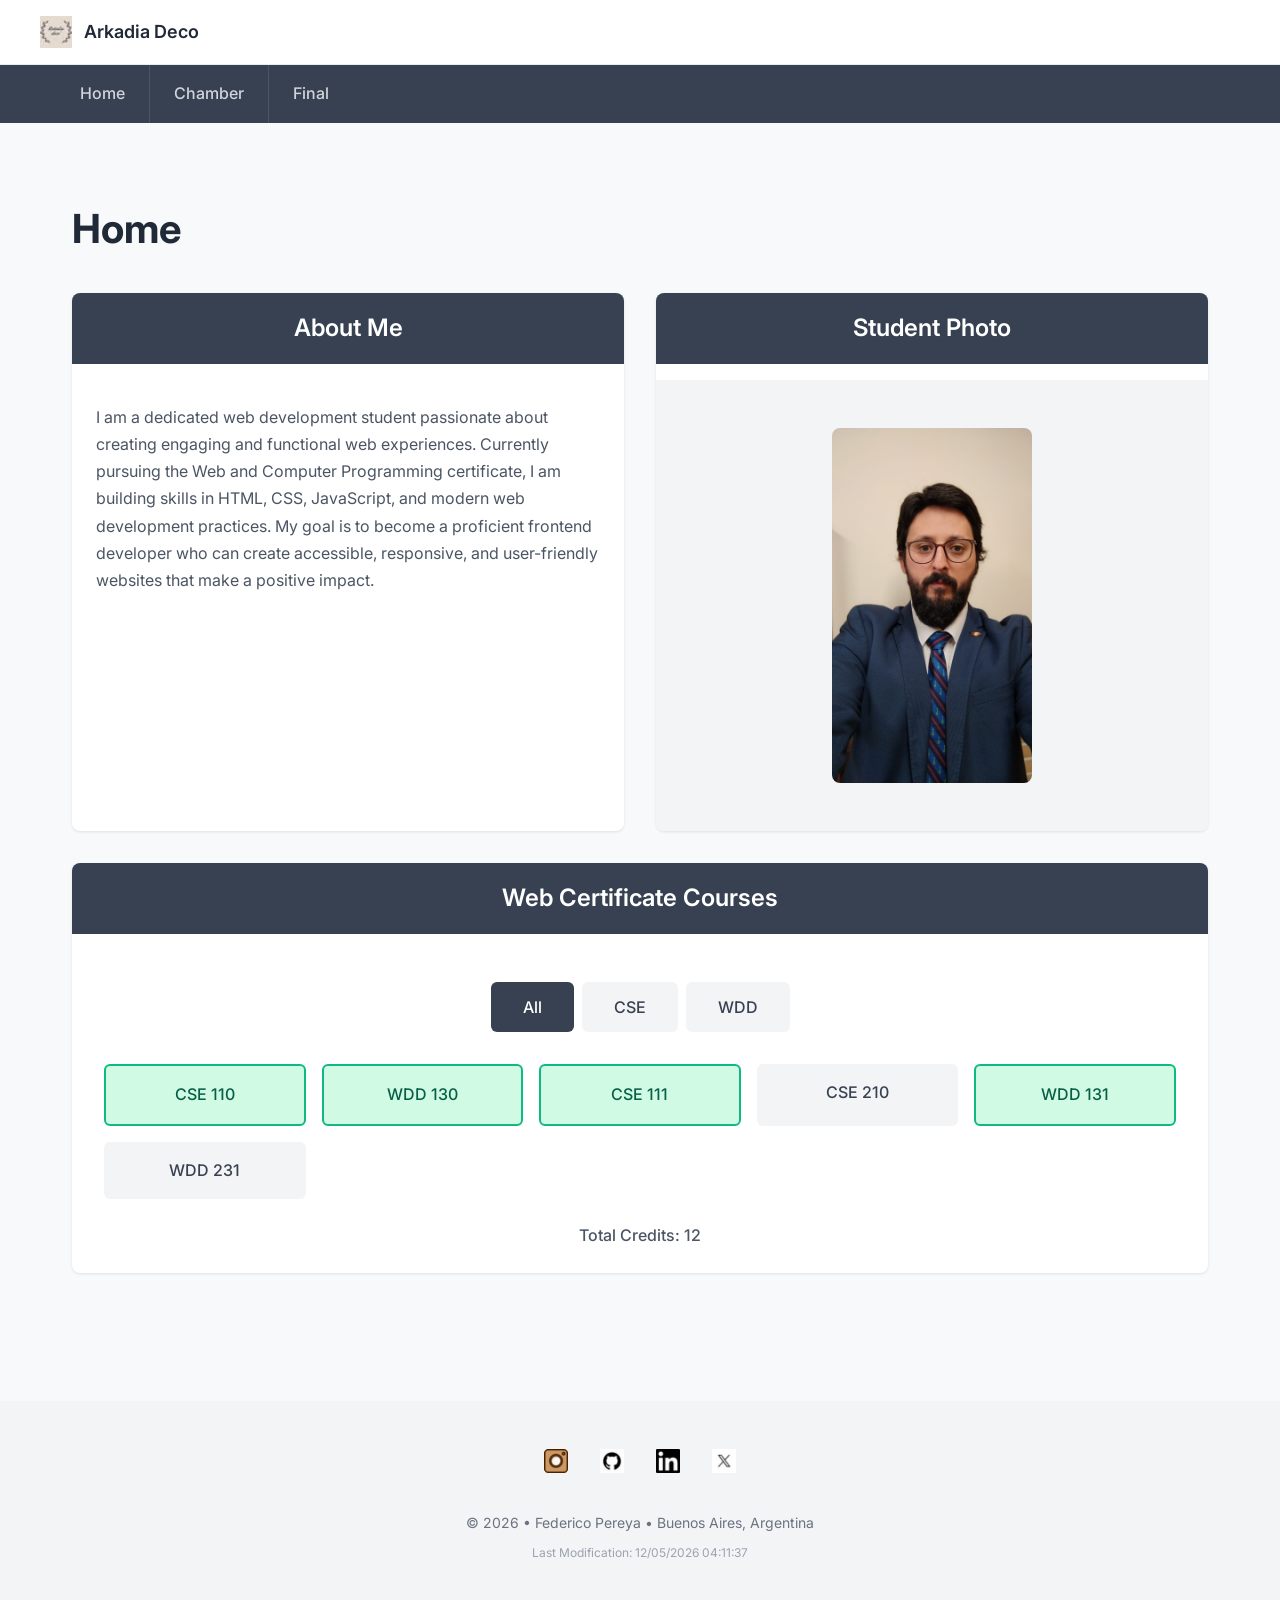
<file: index.html>
<!DOCTYPE html>
<html lang="en">
<head>
    <meta charset="UTF-8">
    <meta name="viewport" content="width=device-width, initial-scale=1.0">
    <title>WDD231 - Web Frontend Development - Course Homepage</title>
    <meta name="description" content="Course homepage for WDD231 Web Frontend Development featuring course assignments, projects, and student information.">
    <meta name="author" content="Your Name">
    <link rel="preconnect" href="https://fonts.googleapis.com">
    <link rel="preconnect" href="https://fonts.gstatic.com" crossorigin>
    <link href="https://fonts.googleapis.com/css2?family=Inter:wght@300;400;500;600;700&display=swap" rel="stylesheet">
    <link rel="stylesheet" href="styles/normalize.css">
    <link rel="stylesheet" href="styles/small.css">
    <link rel="stylesheet" href="styles/larger.css">
    <link rel="icon" href="images/favicon.ico">
    <script src="scripts/navigation.js" defer></script>
    <script src="scripts/date.js" defer></script>
    <script src="scripts/course.js" defer></script>

</head>
<body>
    <header>
        <div class="header-content">
            <div class="logo-section">
                <img src="images/arkadia-icon.jpg" alt="Site Logo" class="logo">
                <span class="site-name">Arkadia Deco</span>
            </div>
            <button class="hamburger" id="hamburger" aria-label="Toggle navigation">
                <span></span>
                <span></span>
                <span></span>
            </button>
        </div>
    </header>

    <nav id="navigation">
        <ul>
            <li><a href="#" class="index.html">Home</a></li>
            <li><a href="chamber/directory.html">Chamber</a></li>
            <li><a href="finalproject/project.html">Final</a></li>
        </ul>
    </nav>

    <main>
        <h1>Home</h1>
        
        <div class="content-grid">
            <section class="about-section">
                <h2>About Me</h2>
                <p>I am a dedicated web development student passionate about creating engaging and functional web experiences. Currently pursuing the Web and Computer Programming certificate, I am building skills in HTML, CSS, JavaScript, and modern web development practices. My goal is to become a proficient frontend developer who can create accessible, responsive, and user-friendly websites that make a positive impact.</p>
            </section>

            <section class="photo-section">
                <h2>Student Photo</h2>
                <div class="photo-placeholder">
                    <img src="images/student-photo.jpg" alt="Student Photo" class="student-photo">
                </div>
            </section>
        </div>

        <section class="certificate-section">
            <h2>Web Certificate Courses</h2>
            <div class="filter-buttons">
                <button class="filter-btn active" data-filter="all">All</button>
                <button class="filter-btn" data-filter="CSE">CSE</button>
                <button class="filter-btn" data-filter="WDD">WDD</button>
            </div>
            <div id="course-container" class="course-grid">
                
            </div>
            <p class="credits-total">Total Credits: <span id="total-credits">0</span></p>
        </section>
    </main>

    <footer>
        <div class="social-links">
            <a href="https://www.instagram.com/arkadia.homedeco/" target="_blank" aria-label="instagram">
                <img src="images/instagram-icon.png" alt="instagram" class="social-icon">
            </a>    
            <a href="https://github.com/fedepereyra89/wdd231" target="_blank" aria-label="GitHub">
                <img src="images/github-icon.jpg" alt="GitHub" class="social-icon">
            </a>
            <a href="https://www.linkedin.com/in/federico-pereyra-05a91682/" target="_blank" aria-label="LinkedIn">
                <img src="images/linkedin-icon.jpg" alt="LinkedIn" class="social-icon">
            </a>
            <a href="https://x.com/home" target="_blank" aria-label="Twitter">
                <img src="images/twitter-icon.png" alt="Twitter" class="social-icon">
            </a>
        </div>
        <p id="copyright">© <span id="current-year"></span> • Federico Pereya • Buenos Aires, Argentina</p>
        <p id="lastModified"></p>
    </footer>
</body>
</html>
</file>
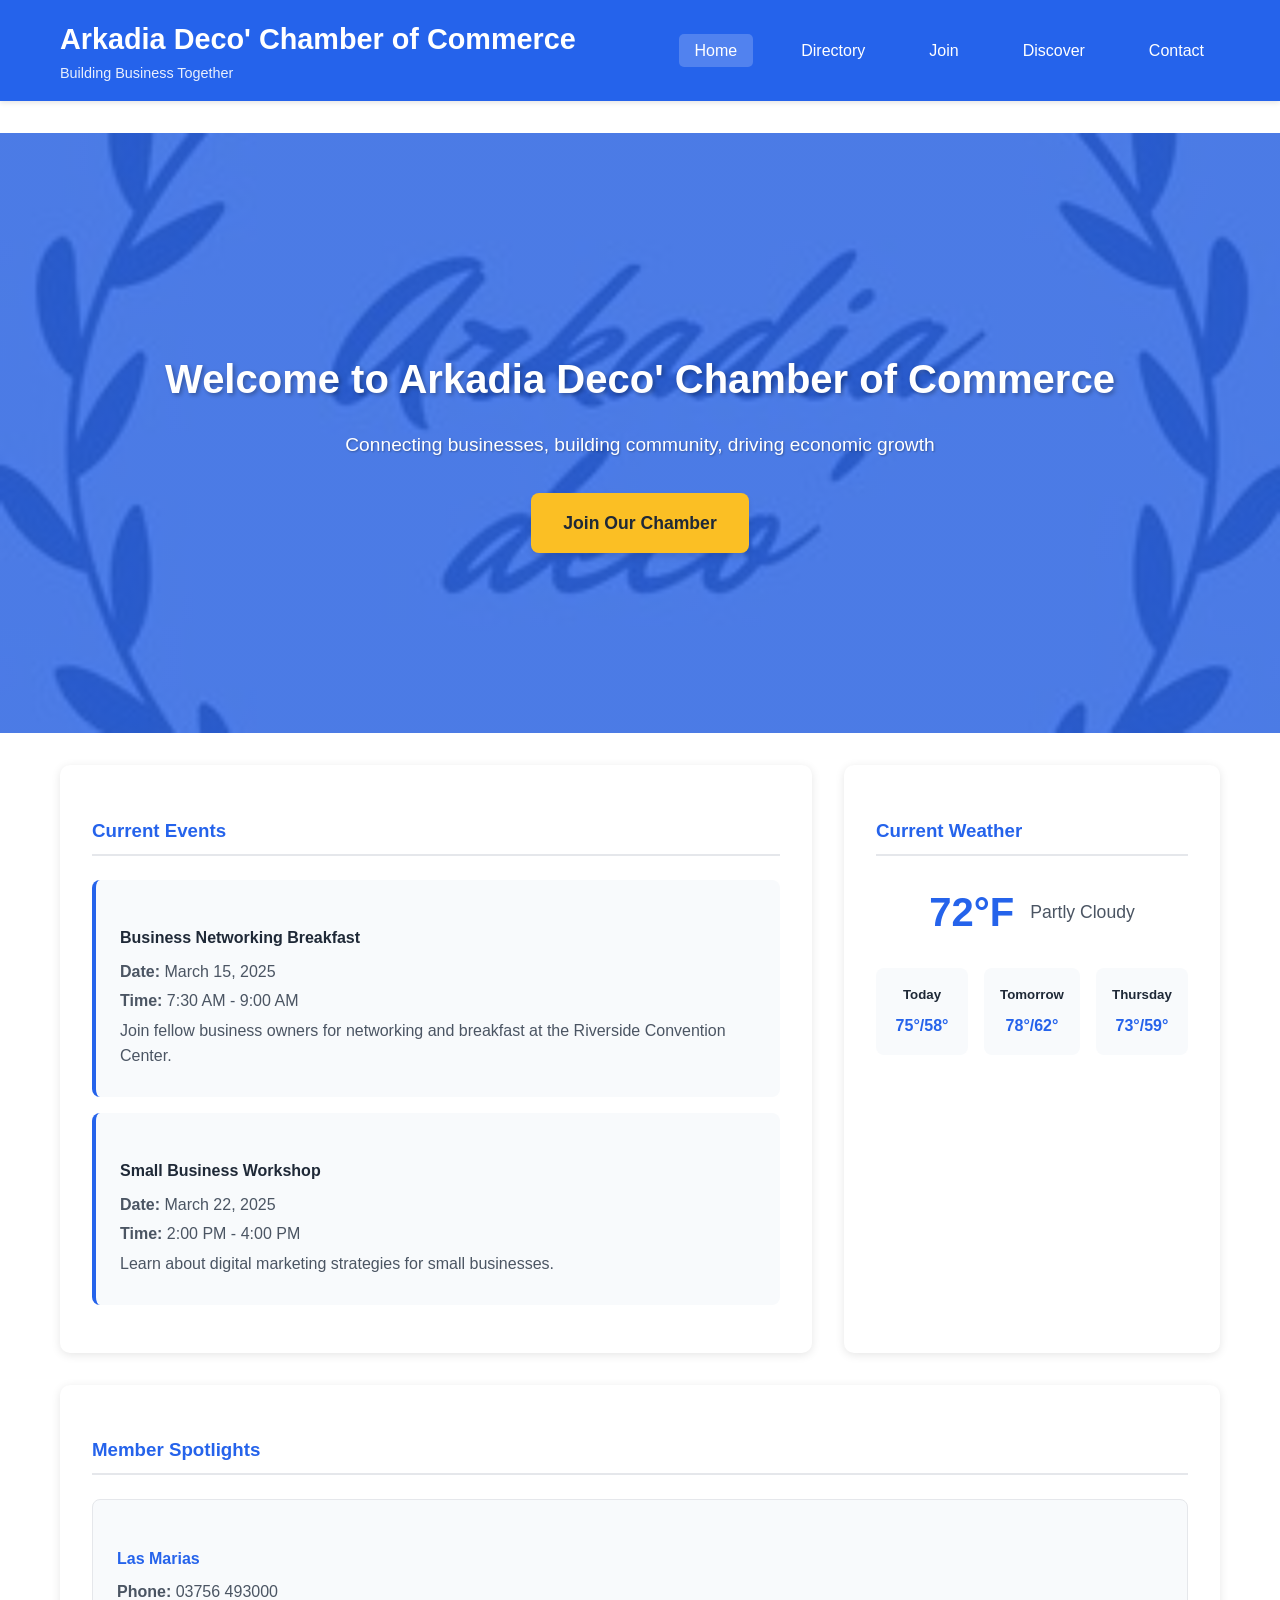
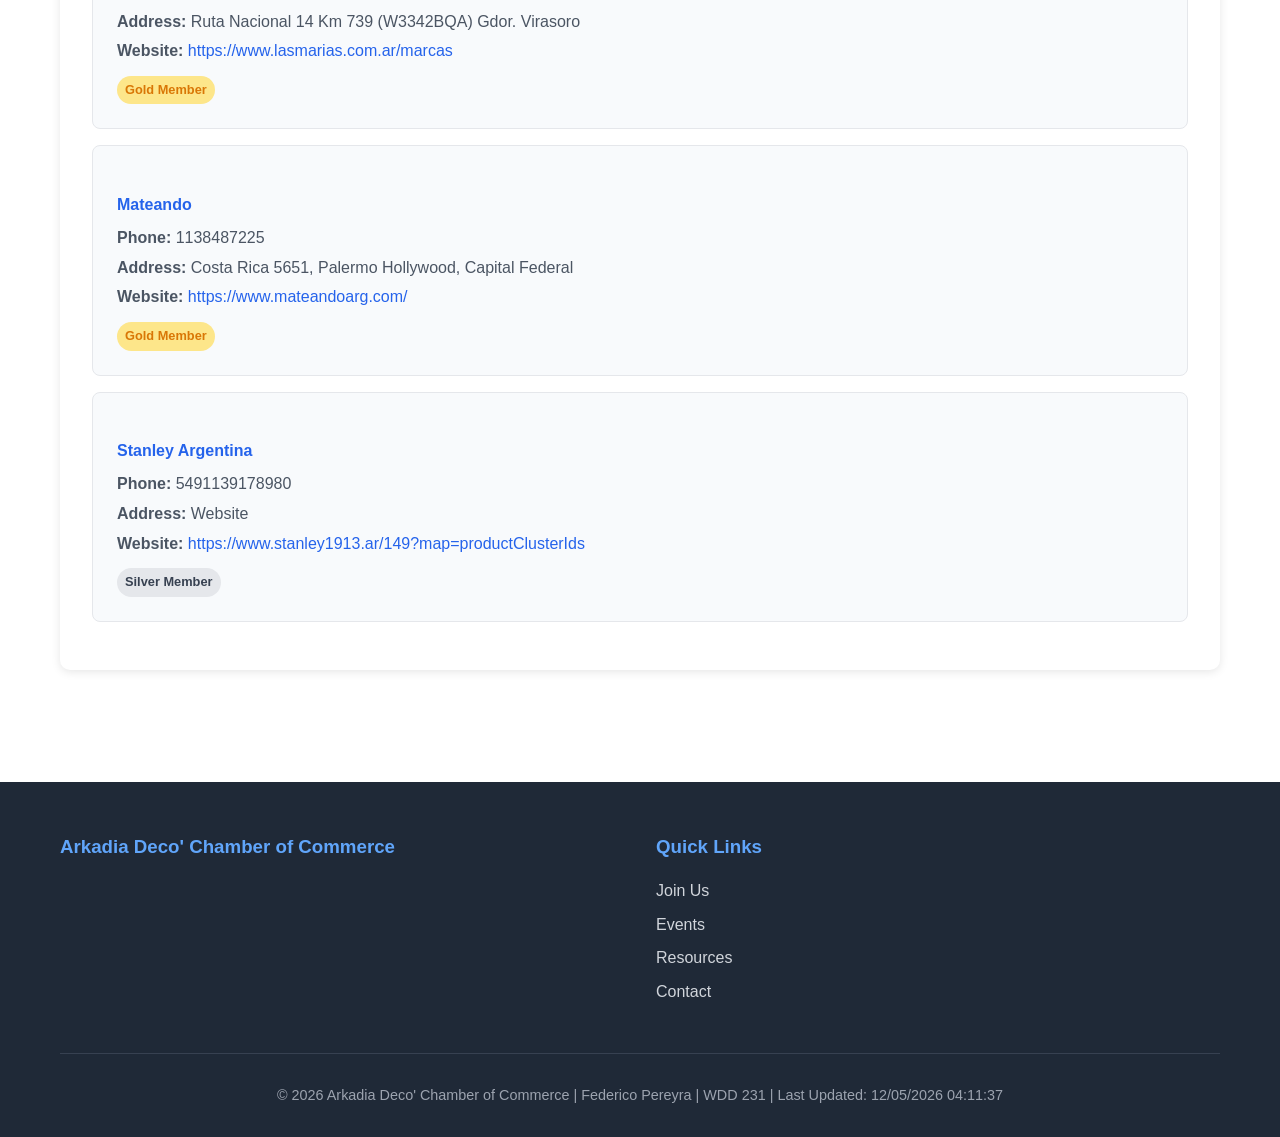
<file: chamber/index.html>
<!DOCTYPE html>
<html lang="en">
<head>
    <meta charset="UTF-8">
    <meta name="viewport" content="width=device-width, initial-scale=1.0">
    <title>Arkadia Deco' Chamber of Commerce - Home</title>
    <meta name="description" content="Welcome to Riverside Chamber of Commerce. Supporting local businesses and fostering economic growth in our community.">
    <meta property="og:title" content="Arkadia Deco' Chamber of Commerce - Home">
    <meta property="og:description" content="Welcome to Riverside Chamber of Commerce. Supporting local businesses and fostering economic growth in our community.">
    <link rel="stylesheet" href="styles/styles.css">
</head>
<body>
    <header>
        <div class="container">
            <div class="logo">
                <h1>Arkadia Deco' Chamber of Commerce</h1>
                <p>Building Business Together</p>
            </div>
            <nav>
                <button class="nav-toggle" aria-label="Toggle navigation">
                    <span></span>
                    <span></span>
                    <span></span>
                </button>
                <ul class="nav-menu">
                    <li><a href="index.html" class="active">Home</a></li>
                    <li><a href="directory.html">Directory</a></li>
                    <li><a href="join.html">Join</a></li>
                    <li><a href="discover.html">Discover</a></li>
                    <li><a href="contact.html">Contact</a></li>
                </ul>
            </nav>
        </div>
    </header>

    <main>

        <section class="hero">
            <div class="hero-content">
                <h2>Welcome to Arkadia Deco' Chamber of Commerce</h2>
                <p>Connecting businesses, building community, driving economic growth</p>
                <a href="join.html" class="cta-button">Join Our Chamber</a>
            </div>
        </section>

        <div class="container">
            <div class="home-grid">

                <section class="events-section">
                    <h3>Current Events</h3>
                    <div class="event-card">
                        <h4>Business Networking Breakfast</h4>
                        <p><strong>Date:</strong> March 15, 2025</p>
                        <p><strong>Time:</strong> 7:30 AM - 9:00 AM</p>
                        <p>Join fellow business owners for networking and breakfast at the Riverside Convention Center.</p>
                    </div>
                    <div class="event-card">
                        <h4>Small Business Workshop</h4>
                        <p><strong>Date:</strong> March 22, 2025</p>
                        <p><strong>Time:</strong> 2:00 PM - 4:00 PM</p>
                        <p>Learn about digital marketing strategies for small businesses.</p>
                    </div>
                </section>


                <section class="weather-section">
                    <h3>Current Weather</h3>
                    <div id="weather-info">
                        <p>Loading weather data...</p>
                    </div>
                    <div id="forecast">
 
                    </div>
                </section>


                <section class="spotlights-section">
                    <h3>Member Spotlights</h3>
                    <div id="spotlights-container">

                    </div>
                </section>
            </div>
        </div>
    </main>

    <footer>
        <div class="container">
            <div class="footer-content">
                <div class="footer-section">
                    <h3>Arkadia Deco' Chamber of Commerce</h3>

                </div>
                <div class="footer-section">
                    <h3>Quick Links</h3>
                    <ul>
                        <li><a href="join.html">Join Us</a></li>
                        <li><a href="events.html">Events</a></li>
                        <li><a href="resources.html">Resources</a></li>
                        <li><a href="contact.html">Contact</a></li>
                    </ul>
                </div>
            </div>
            <div class="footer-bottom">
                <p>&copy; <span id="year"></span> Arkadia Deco' Chamber of Commerce | Federico Pereyra | WDD 231 | Last Updated: <span id="lastModified"></span></p>
            </div>
        </div>
    </footer>

    <script src="scripts/home.js"></script>
</body>
</html>
</file>
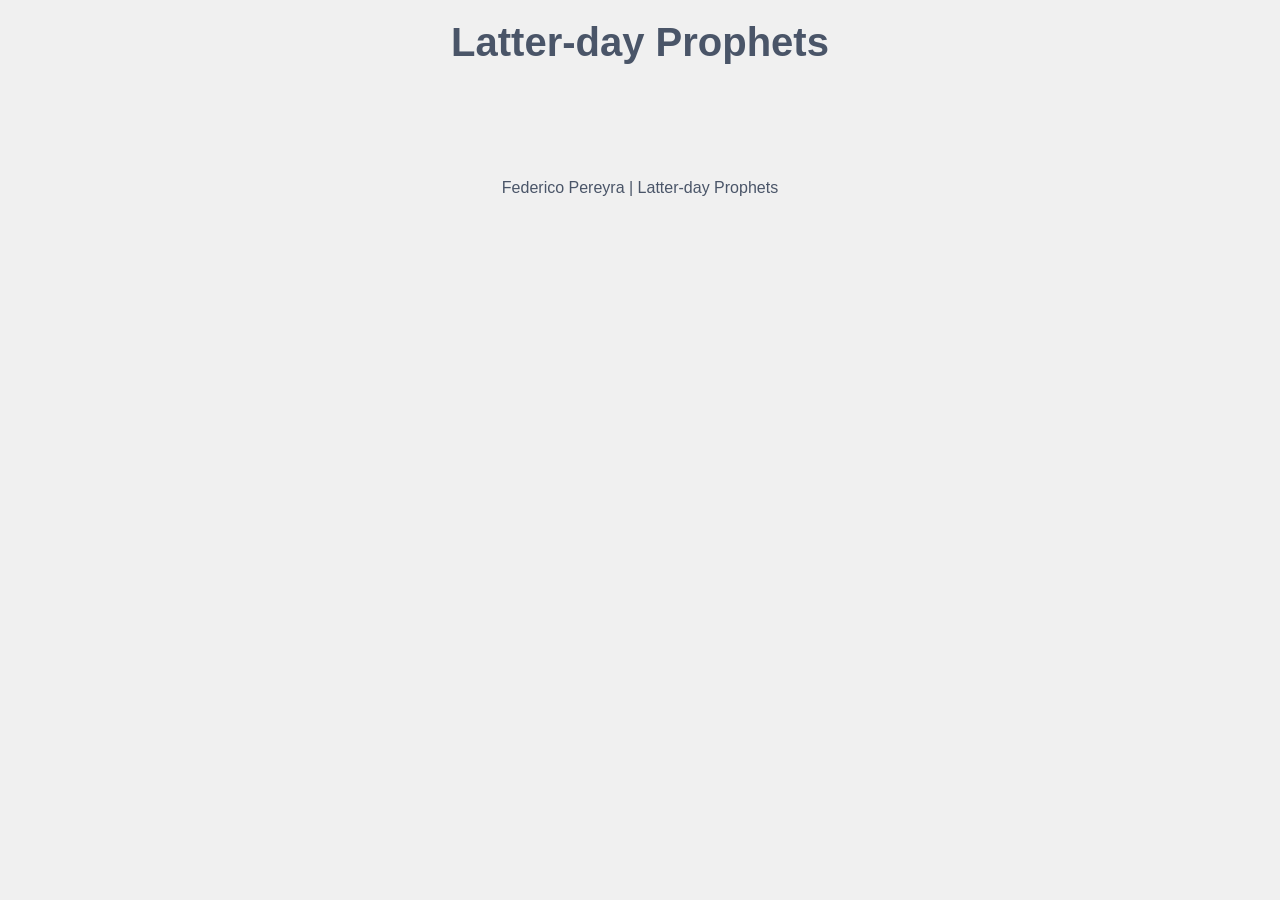
<file: prophets.html>
<!DOCTYPE html>
<html lang="en">
<head>
    <meta charset="UTF-8">
    <meta name="viewport" content="width=device-width, initial-scale=1.0">
    <meta name="description" content="Information about Latter-day Prophets">
    <meta name="author" content="Your Name">
    <title>Latter-day Prophets</title>
    <link rel="stylesheet" href="styles/prophets.css">
</head>
<body>
    <header>
        <h1>Latter-day Prophets</h1>
    </header>
    <main>
        <div id="cards"></div>
    </main>
    <footer>
        Federico Pereyra | Latter-day Prophets
    </footer>
    <script src="scripts/prophets.js" defer></script>
</body>
</html>
</file>
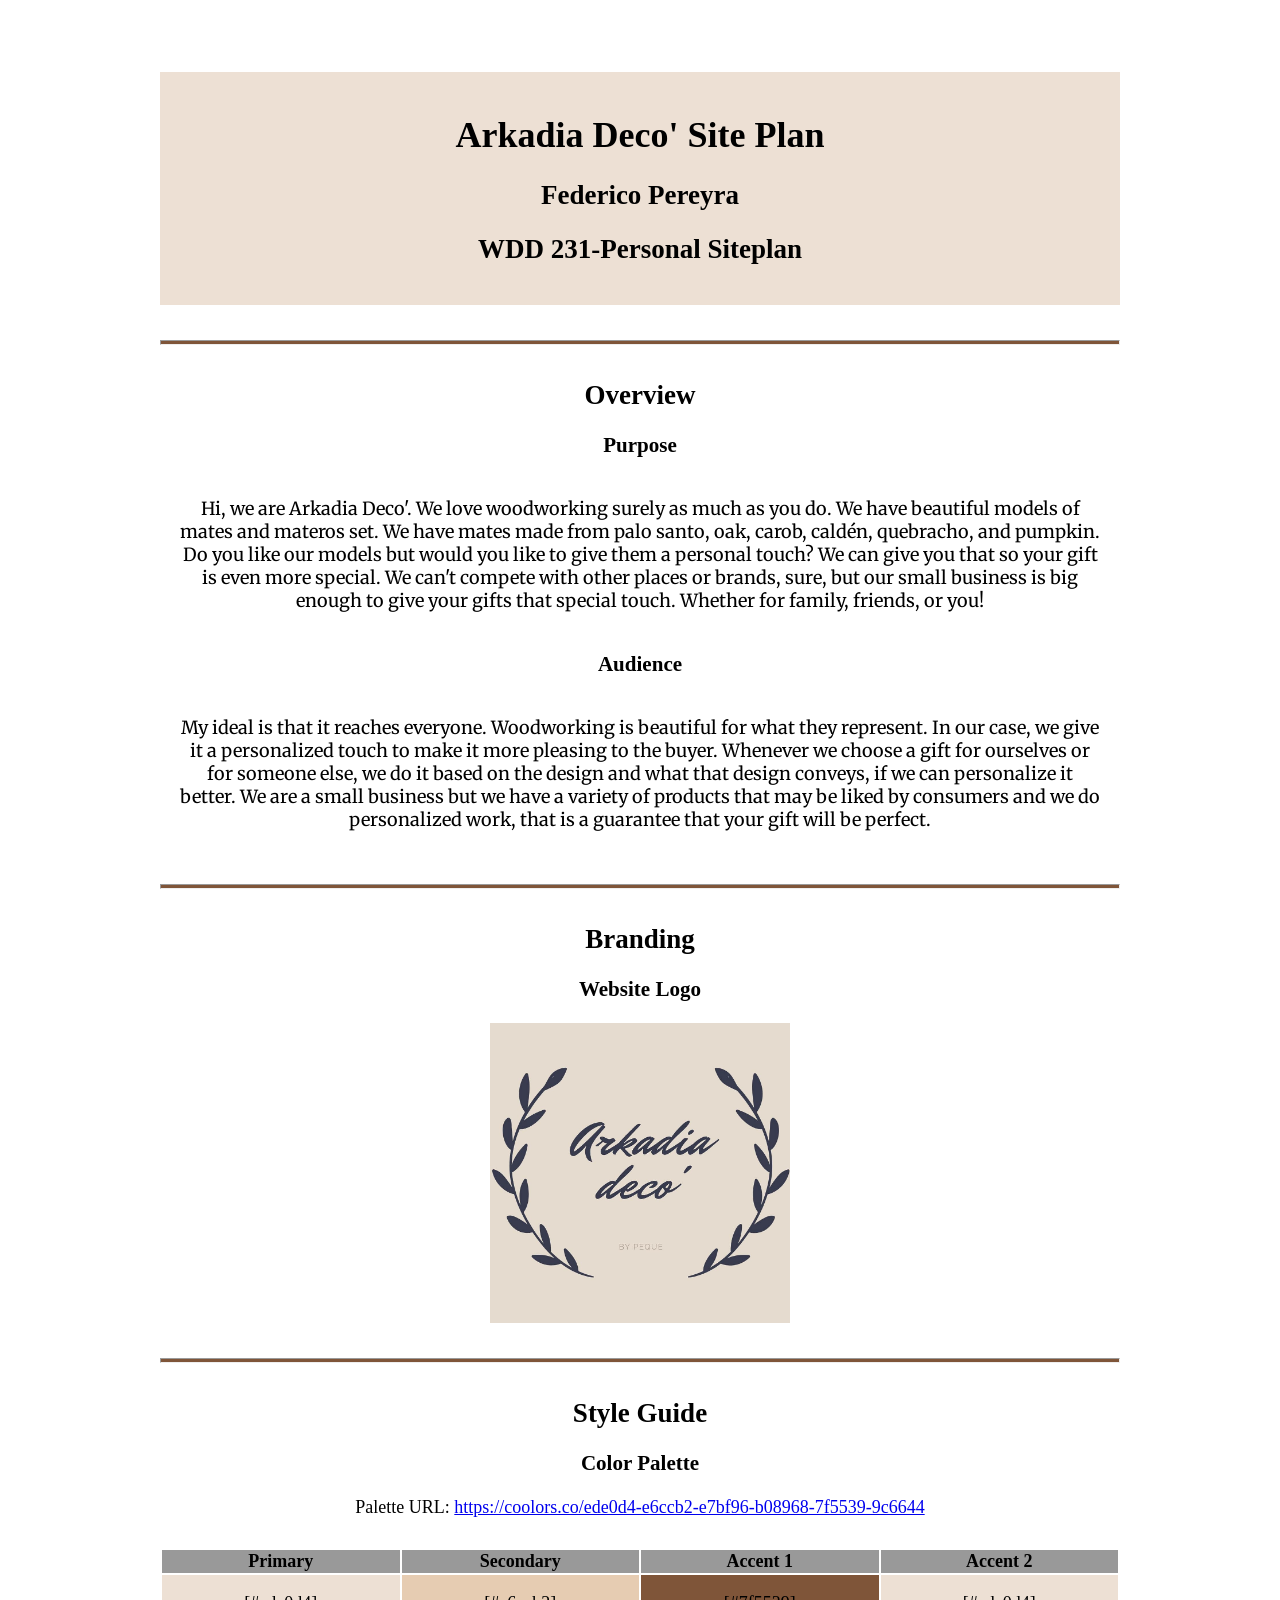
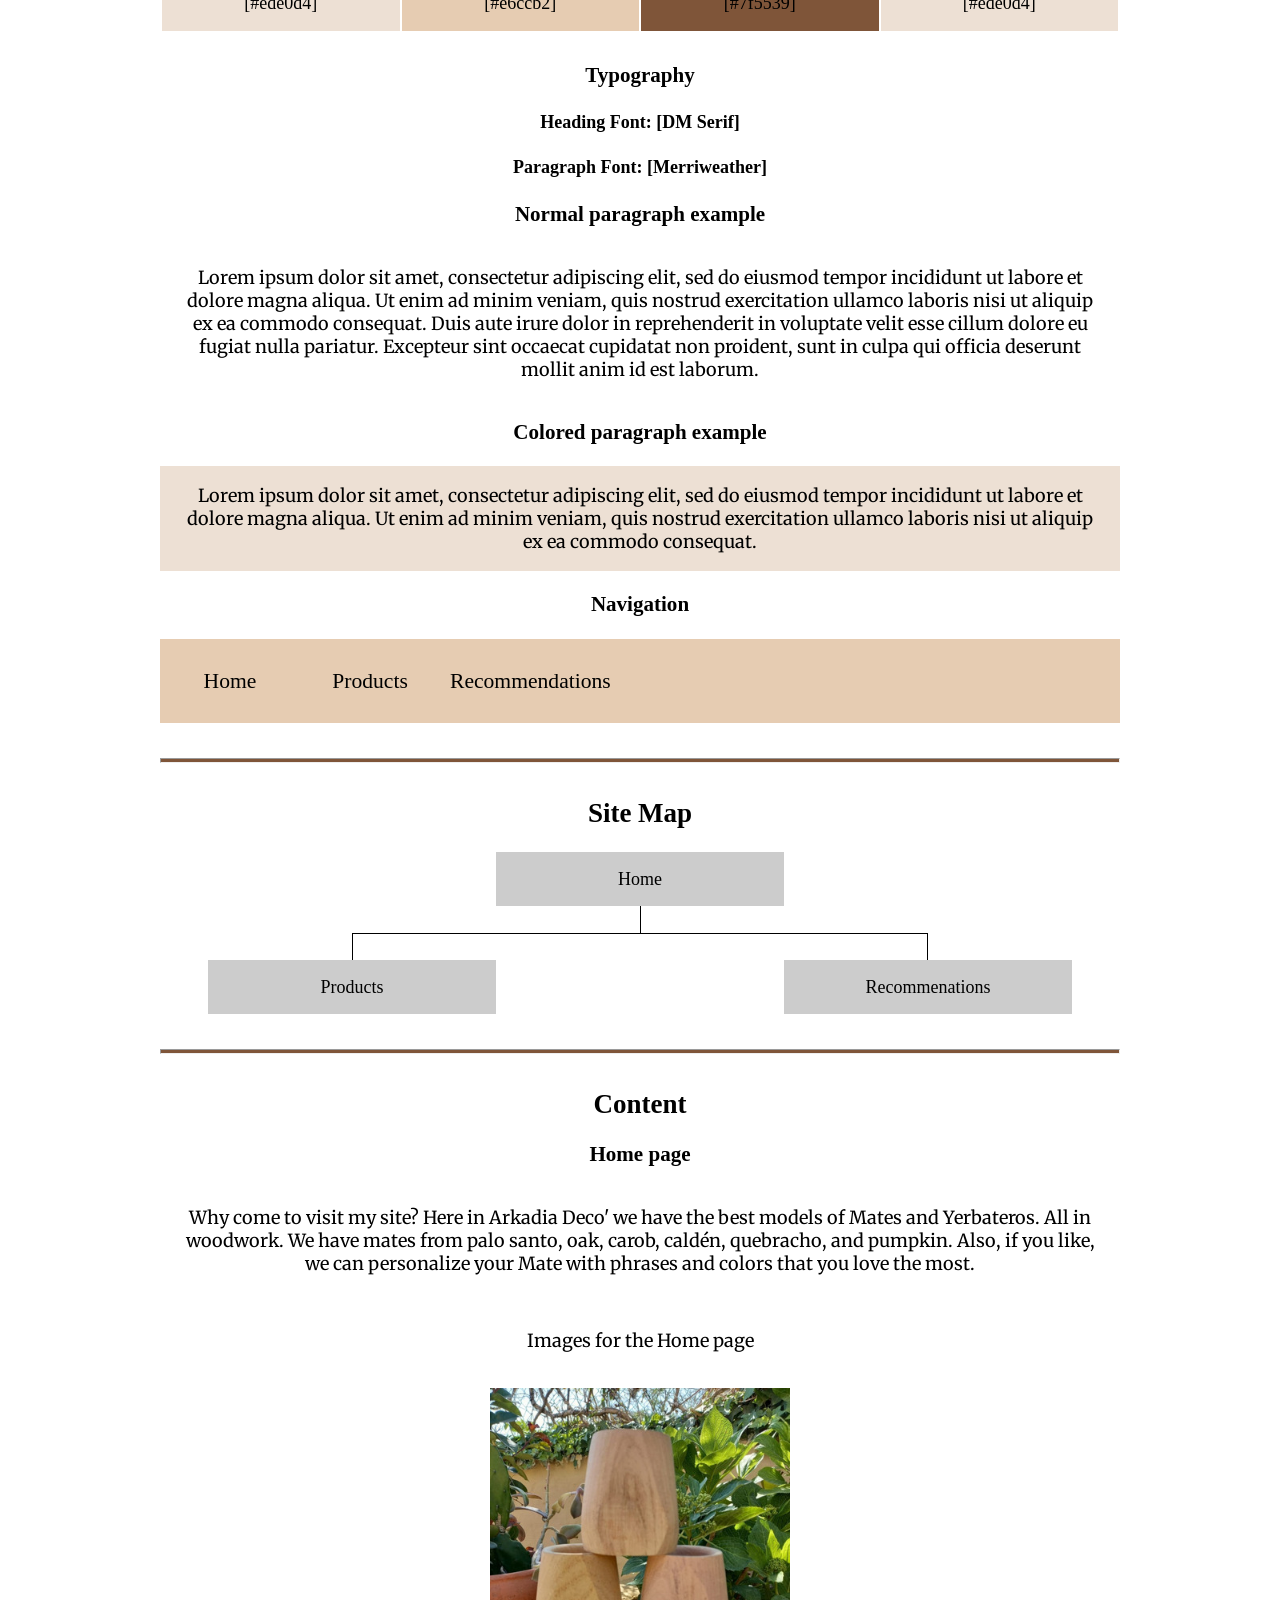
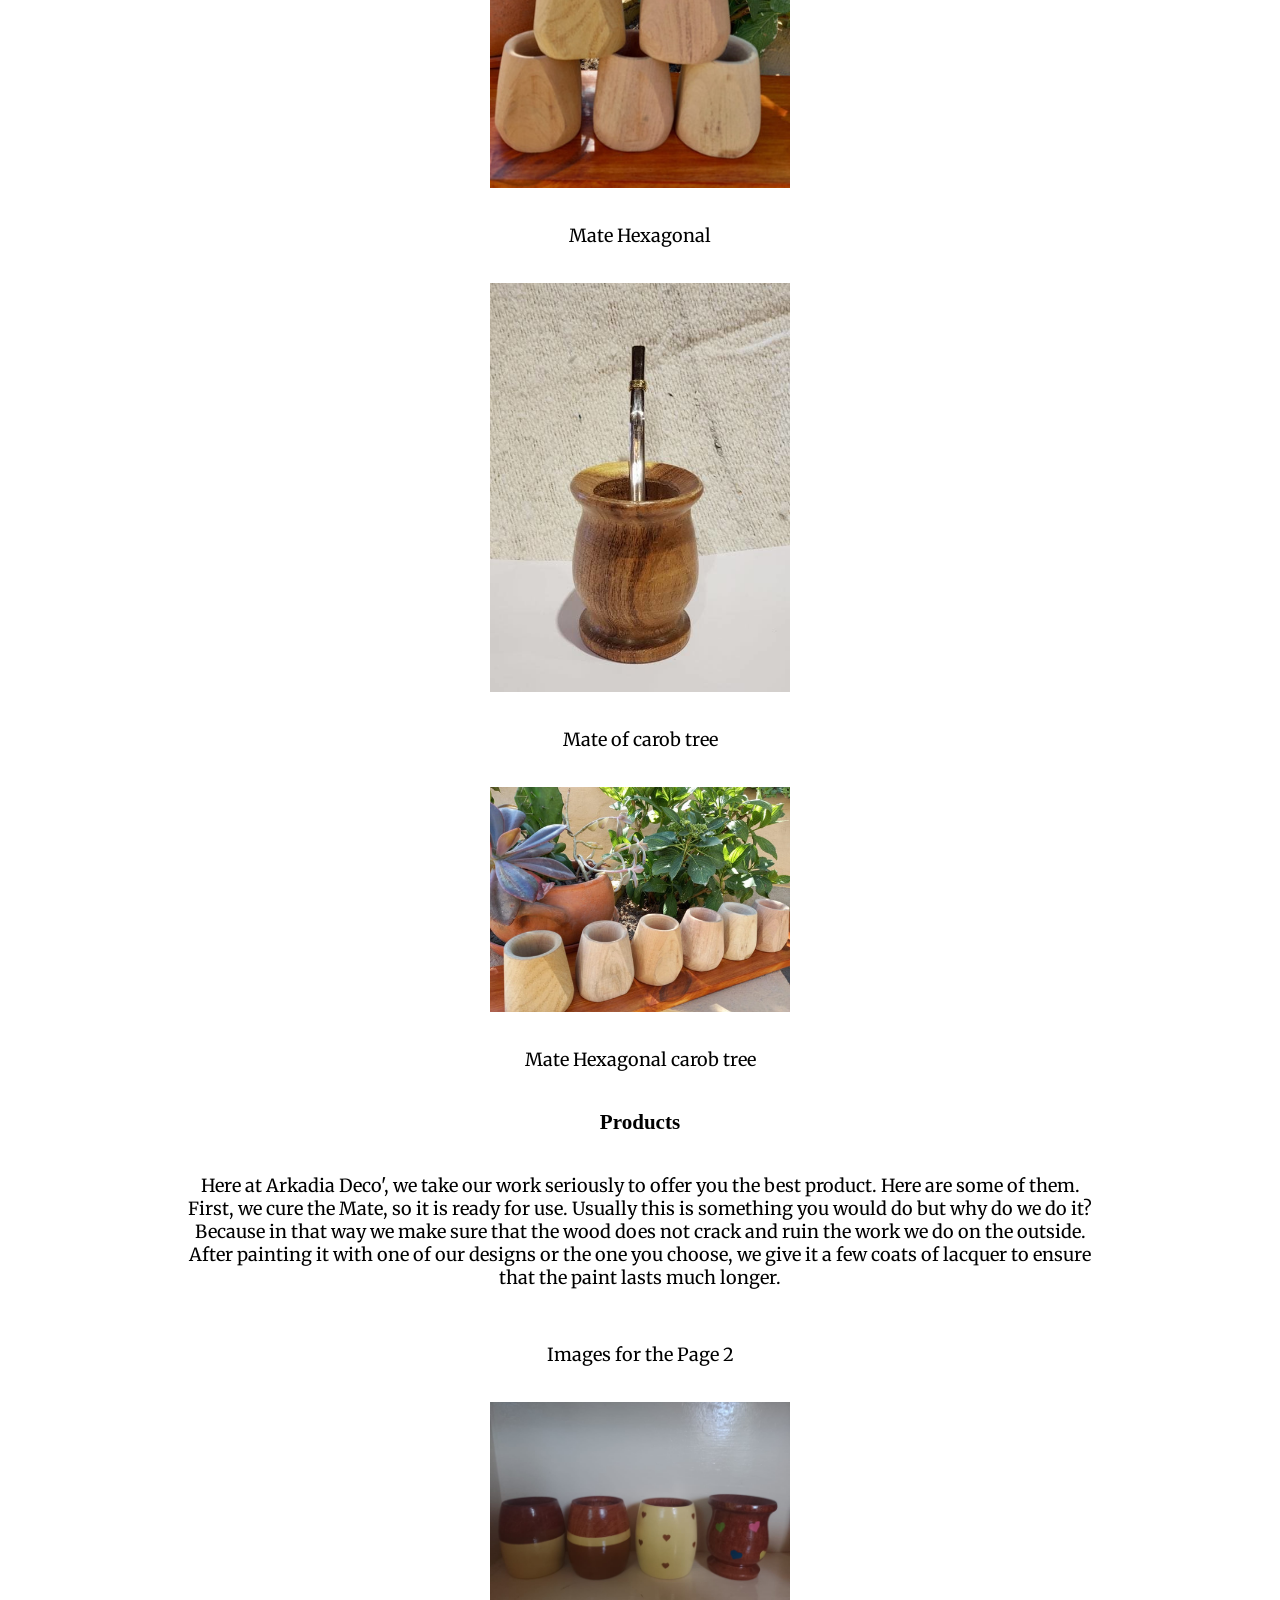
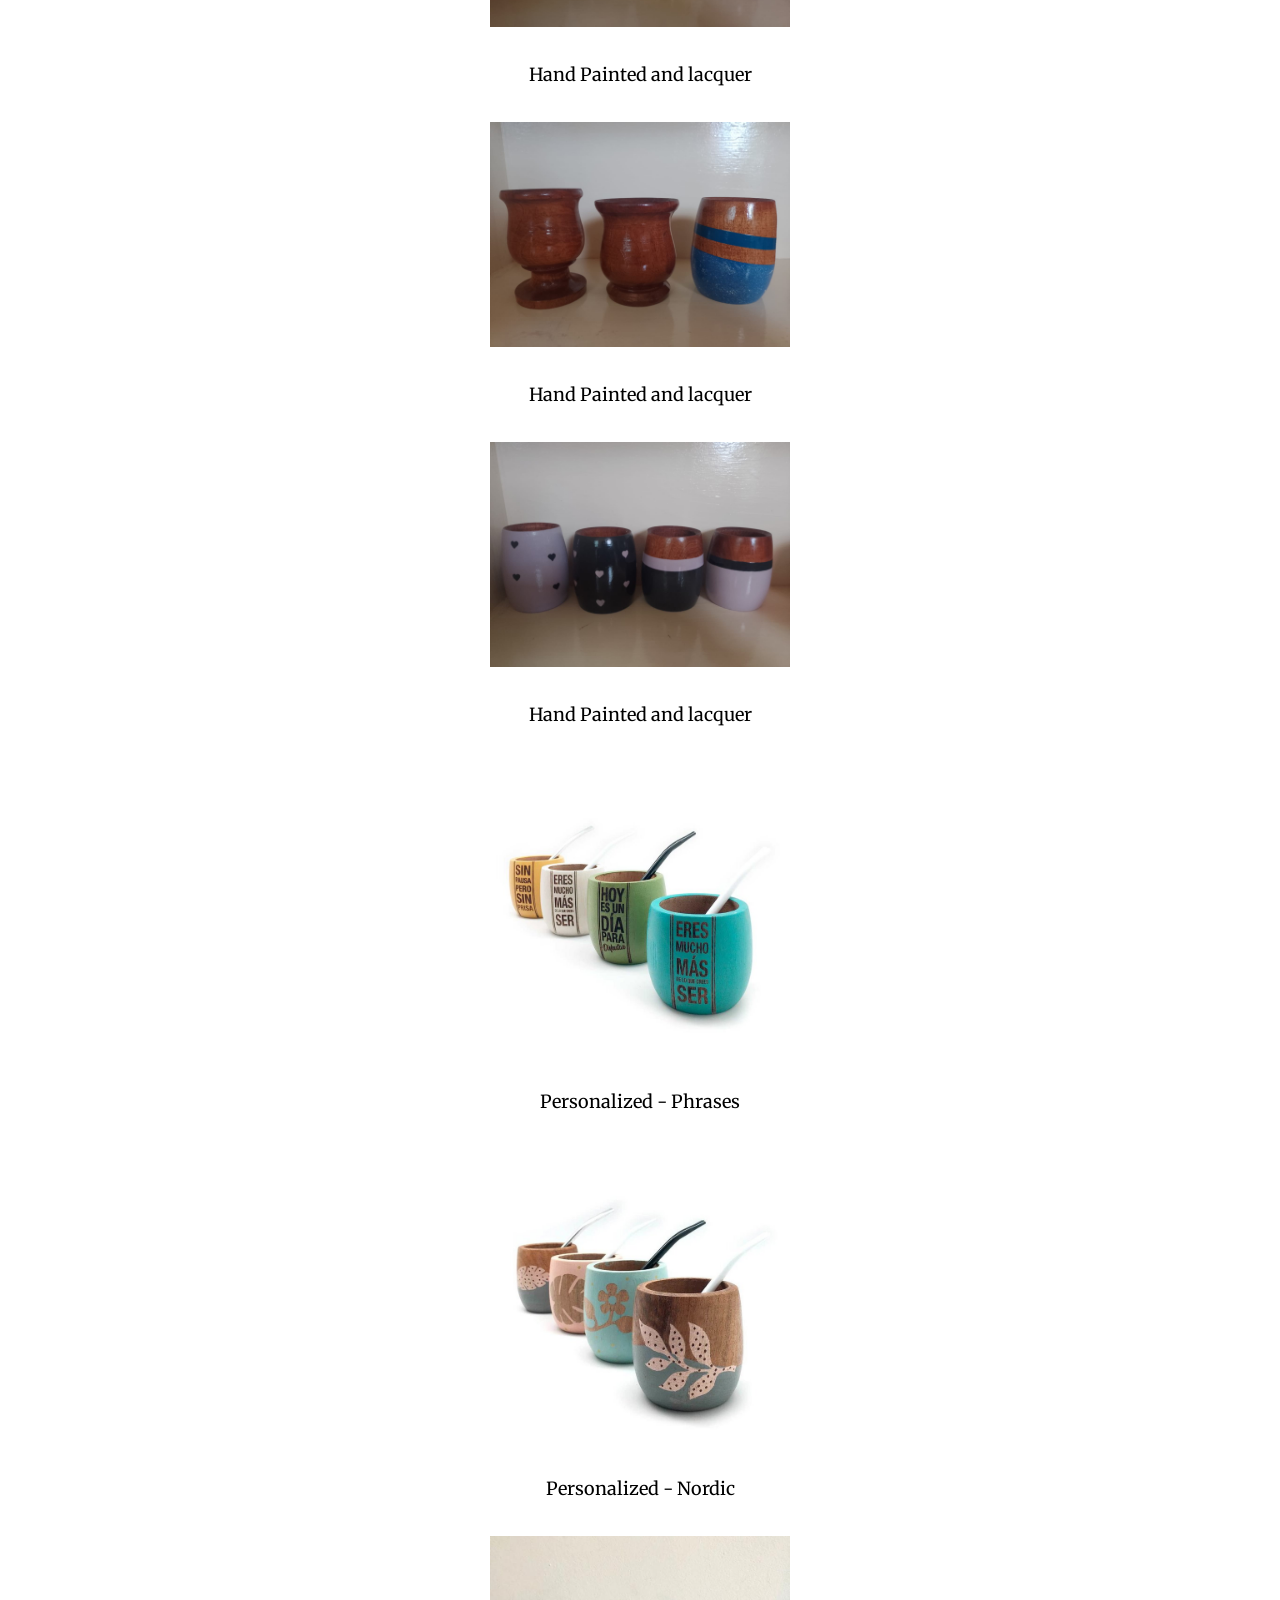
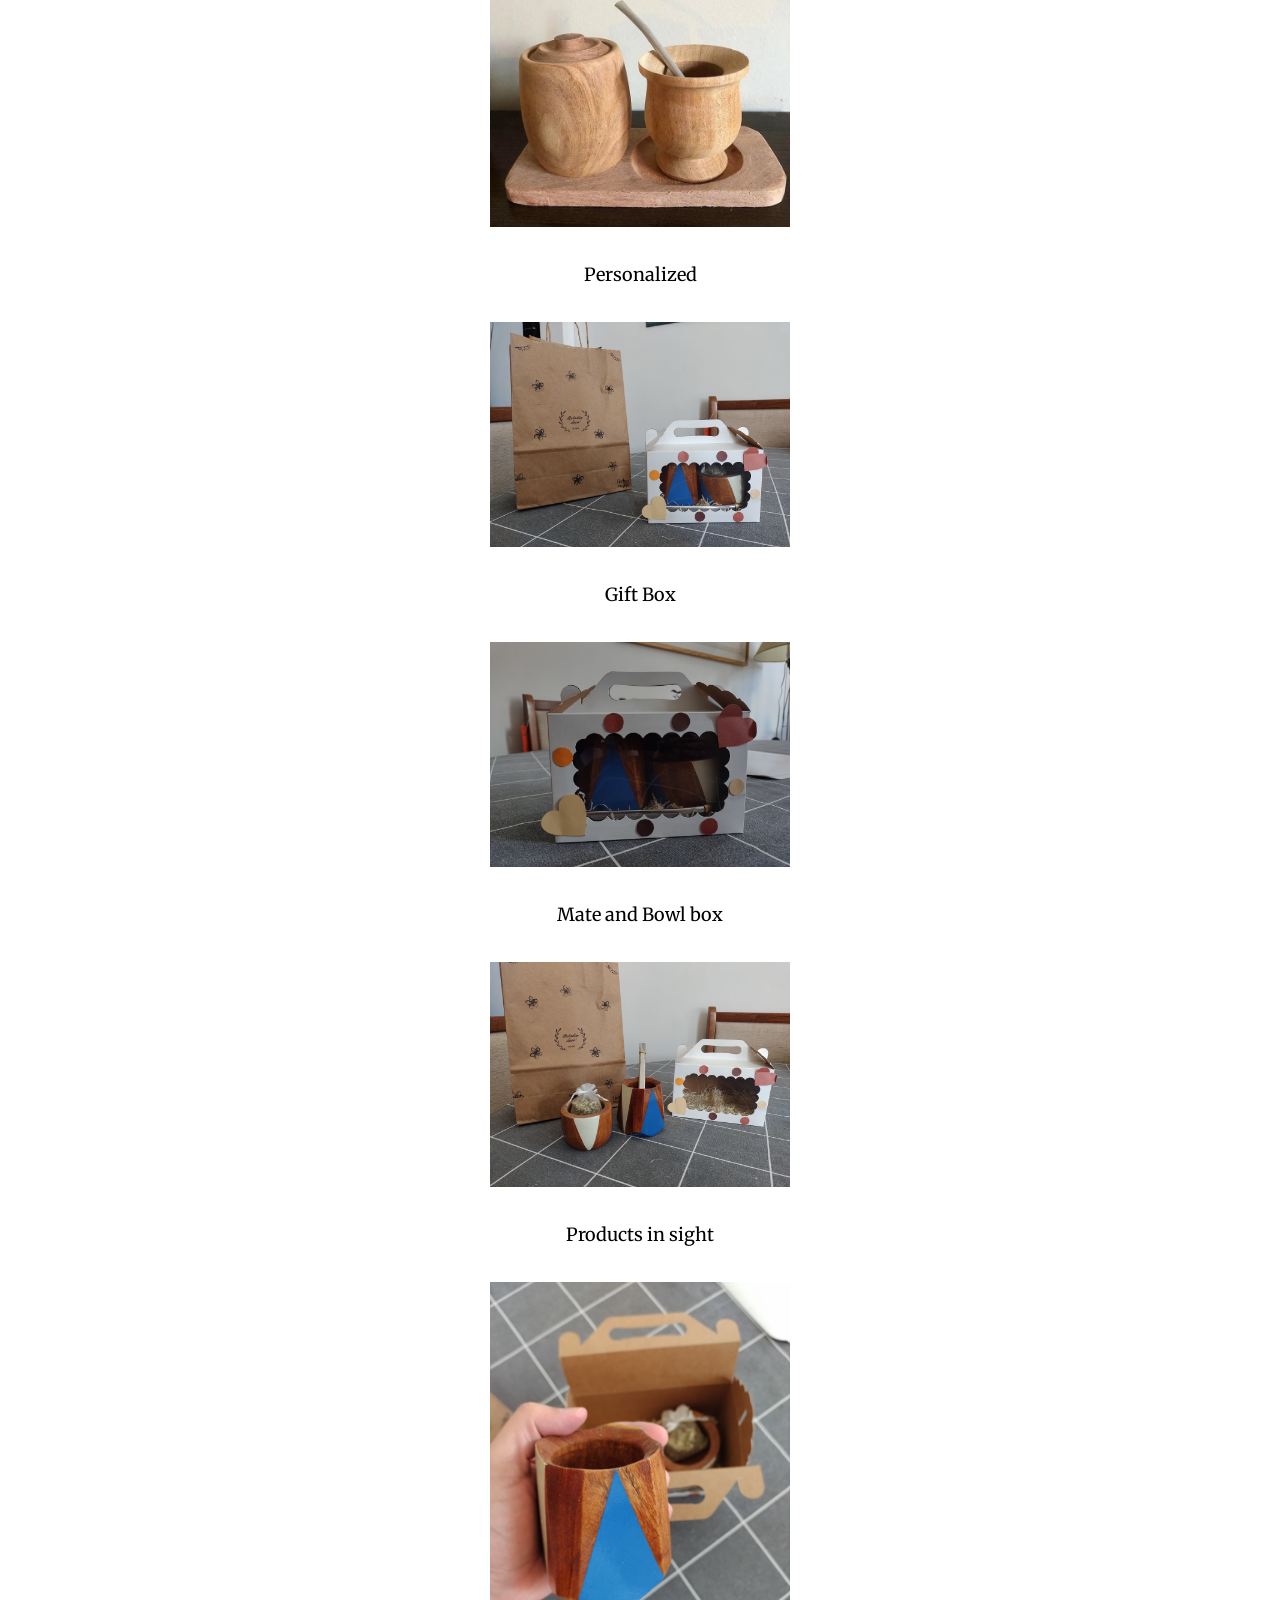
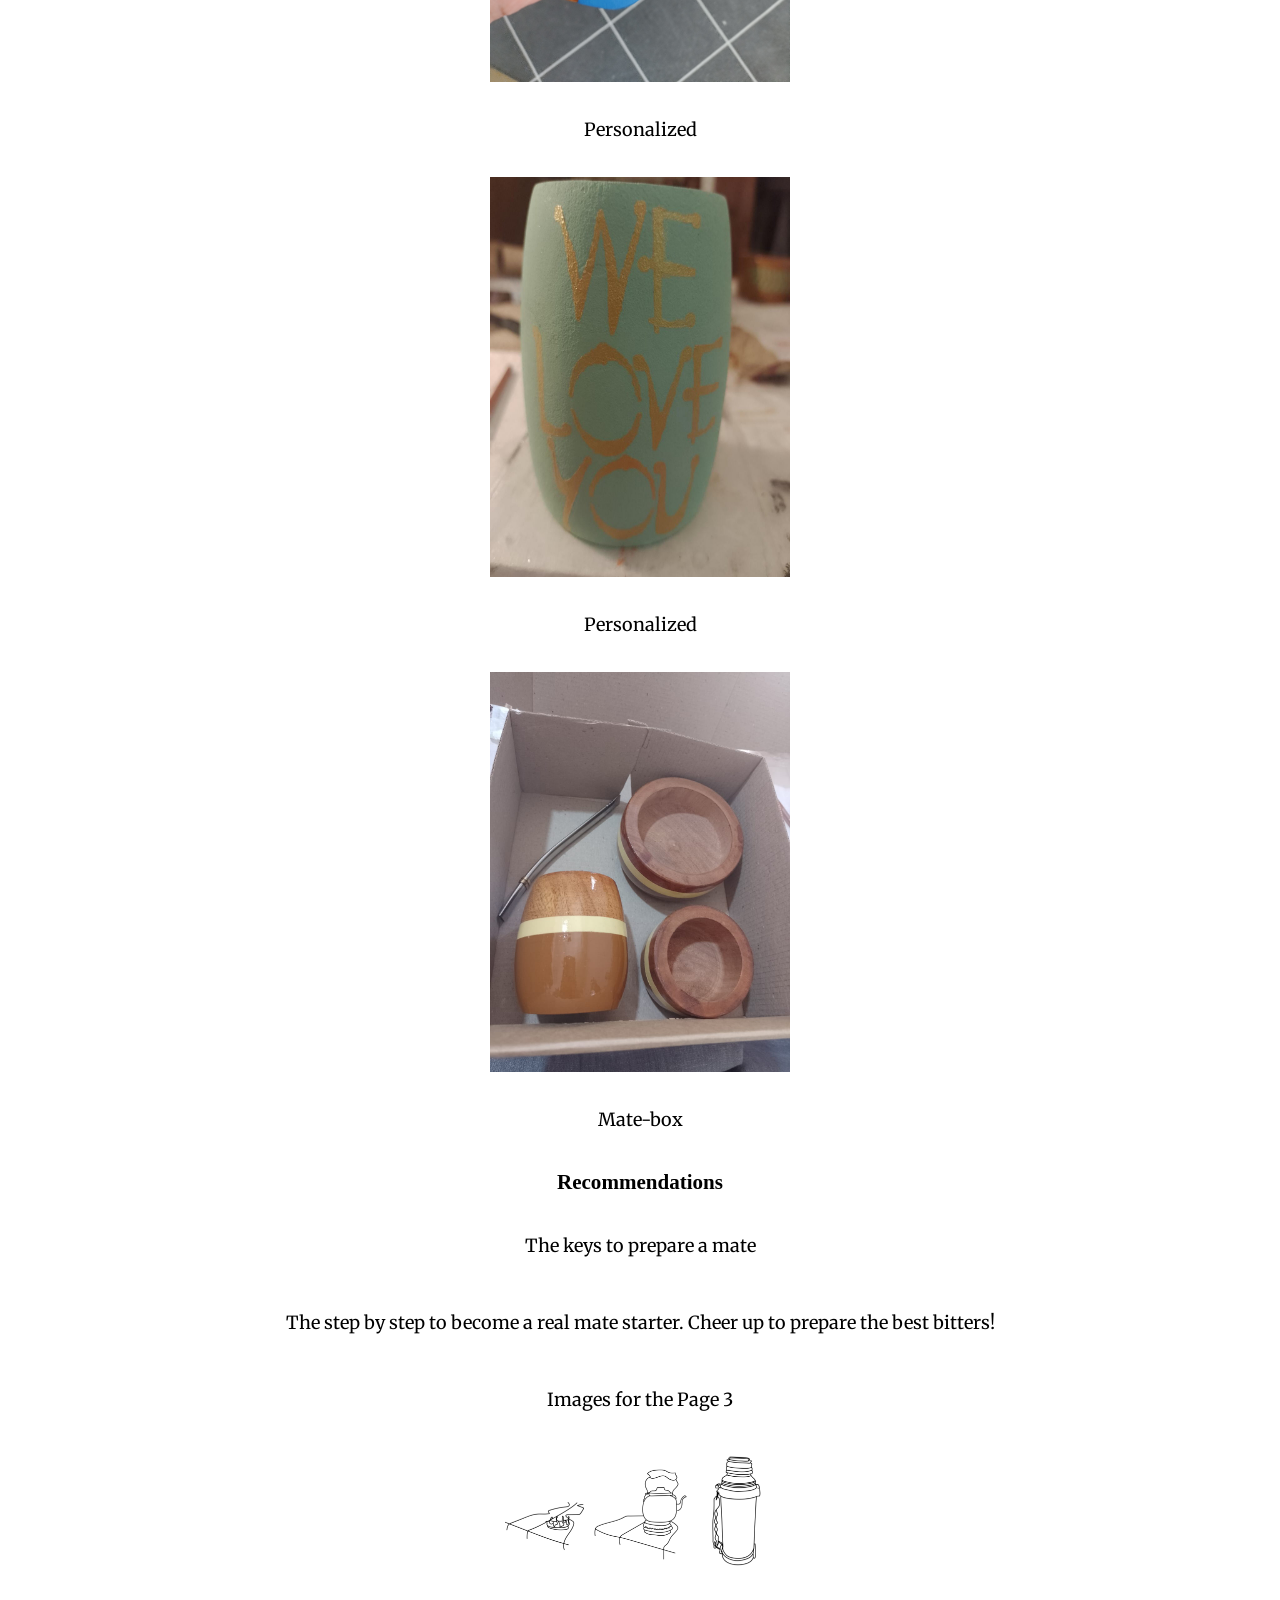
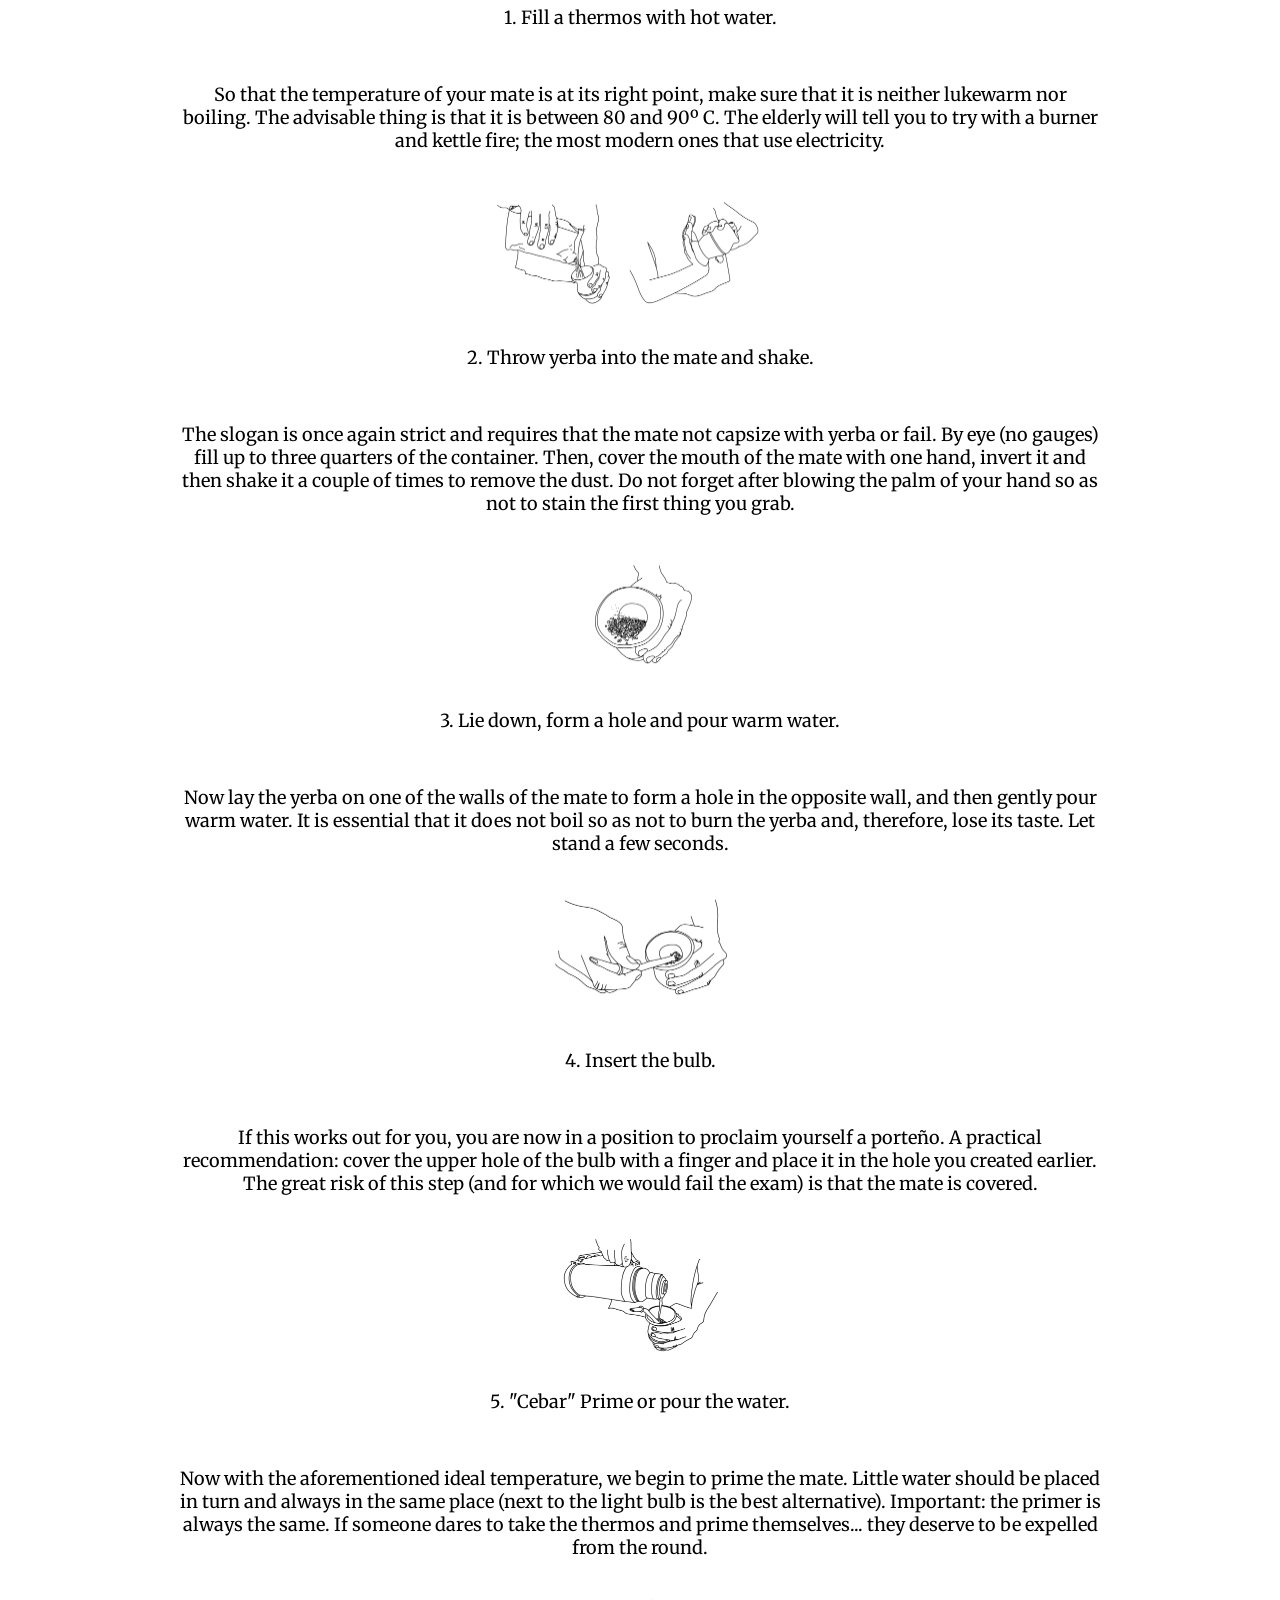
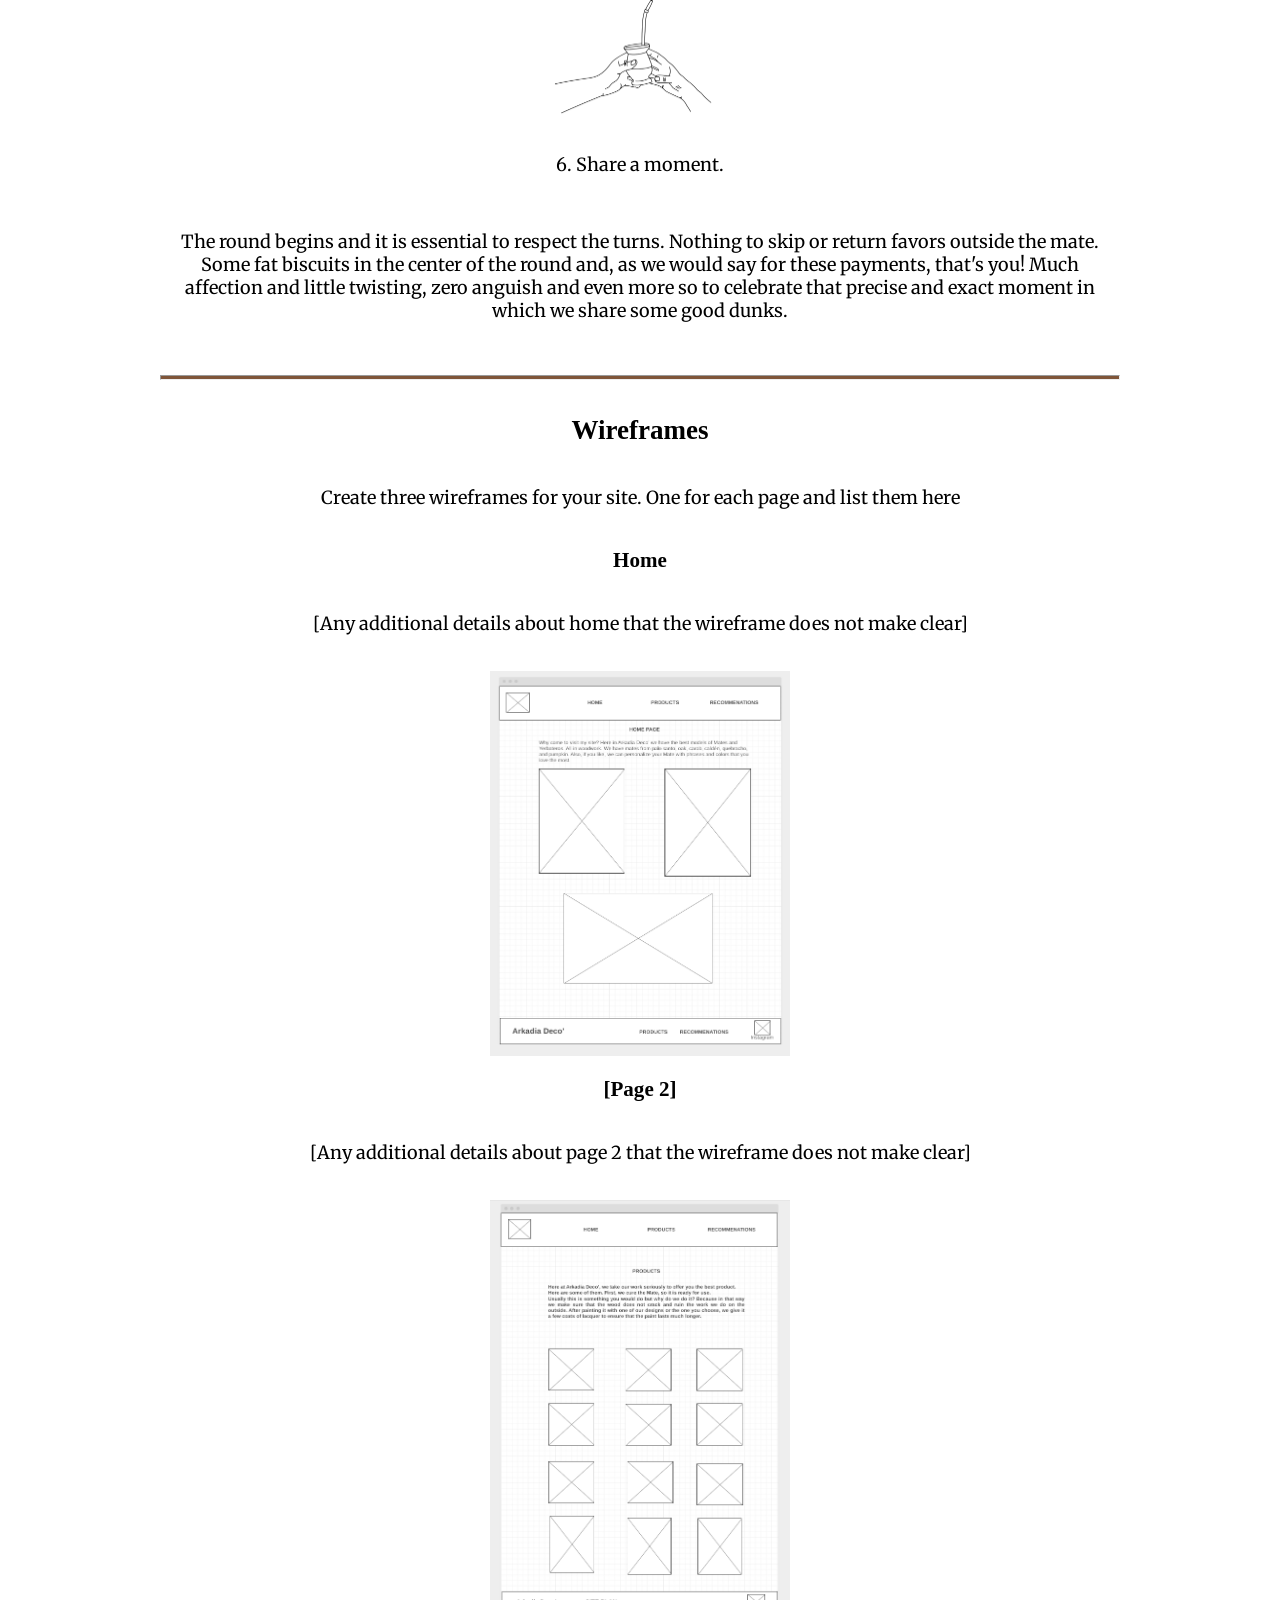
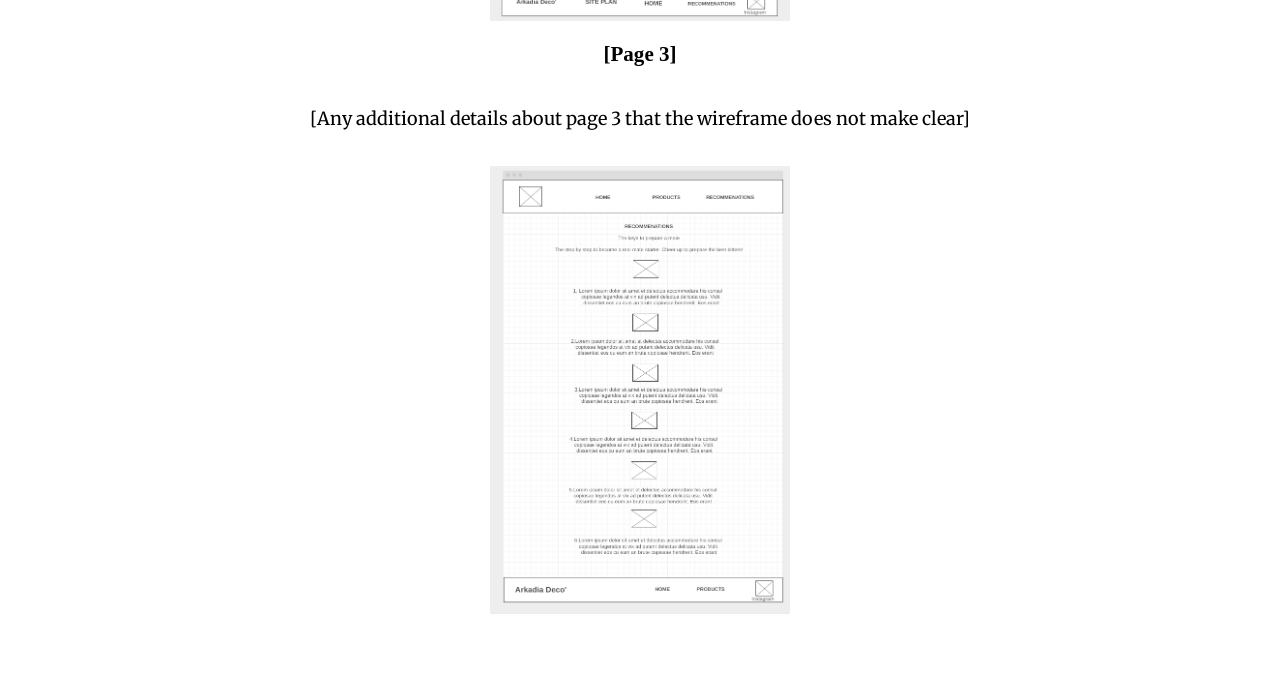
<file: site-plan.html>
<!DOCTYPE html>
<html lang="en-us">
    
  <head>
    <meta charset="utf-8">
    <title>Site Plan</title>
    <link type="text/css" rel="stylesheet" href="styles/site-plan.css">
  </head>

  <body>
    <header>
      <h1>Arkadia Deco' Site Plan</h1>
      <h2>Federico Pereyra</h2>
      <h2>WDD 231-Personal Siteplan</h2>
    
    </header>
    <main>

      <hr>
      <h2>Overview</h2>
      <h3>Purpose</h3>
      <p>Hi, we are Arkadia Deco'. We love woodworking surely as much as you do. 
        We have beautiful models of mates and materos set. 
        We have mates made from palo santo, oak, carob, caldén, quebracho, and pumpkin. 
        Do you like our models but would you like to give them a personal touch? 
        We can give you that so your gift is even more special. 
        We can't compete with other places or brands, sure, but our small business 
        is big enough to give your gifts that special touch. Whether for family, friends, or you!
        </p>  


      <h3>Audience</h3>
      <p>My ideal is that it reaches everyone. Woodworking is beautiful for what they represent. 
        In our case, we give it a personalized touch to make it more pleasing to the buyer. 
        Whenever we choose a gift for ourselves or for someone else, we do it based on the design 
        and what that design conveys, if we can personalize it better. 
        We are a small business but we have a variety of products that may be liked by consumers 
        and we do personalized work, that is a guarantee that your gift will be perfect.</p>  

      <hr>
      <h2>Branding</h2>
      <h3>Website Logo</h3>
   
      <img src="images/arkadia.jpg" alt="Logo image" />
      <hr>
      <h2>
        Style Guide
      </h2>

    
      <h3>
        Color Palette
      </h3>
      
      Palette URL: <a href="https://coolors.co/ede0d4-e6ccb2-ef7b96-b08968-7f5539-9c6644" target="_blank">https://coolors.co/ede0d4-e6ccb2-e7bf96-b08968-7f5539-9c6644</a>



      <table class="colors">
        <tr><th>Primary</th><th>Secondary</th><th>Accent 1</th><th>Accent 2</th></tr>

        <tr><td class="primary">[#ede0d4]</td><td class="secondary">[#e6ccb2]</td><td class="accent1">[#7f5539]</td><td class="accent2">[#ede0d4]</td></tr>
      </table>

   
      <h3>
        Typography
      </h3>
      
      <h4>
        Heading Font: [DM Serif]  
      </h4>
      <h4>
        Paragraph Font: [Merriweather]  
      </h4>
      <h3>
        Normal paragraph example
      </h3>
      <p>
        Lorem ipsum dolor sit amet, consectetur adipiscing elit, sed do eiusmod tempor incididunt ut labore et dolore magna aliqua. Ut enim ad minim veniam, quis nostrud exercitation ullamco laboris nisi ut aliquip ex ea commodo consequat. Duis aute irure dolor in reprehenderit in voluptate velit esse cillum dolore eu fugiat nulla pariatur. Excepteur sint occaecat cupidatat non proident, sunt in culpa qui officia deserunt mollit anim id est laborum.
      </p>
      <h3>
        Colored paragraph example
      </h3>
      <p class="colored">
        Lorem ipsum dolor sit amet, consectetur adipiscing elit, sed do eiusmod tempor incididunt ut labore et dolore magna aliqua. Ut enim ad minim veniam, quis nostrud exercitation ullamco laboris nisi ut aliquip ex ea commodo consequat. 
      </p>

      

      <h3>
        Navigation
      </h3>
      
      <nav>
        <a href="#">Home</a>
        <a href="#">Products</a>
        <a href="#">Recommendations</a>
      </nav>
      <hr>
      <h2>
        Site Map
      </h2>
      <div class="sitemap">
        <div class="sm-home">
          Home
        </div>
        <div class="sm-page2">
            Products 
        </div>
        <div class="sm-page3">
            Recommenations 
        </div>

        <div class="top">
          &nbsp;
        </div>
        <div class="left">
          &nbsp;
        </div>
        <div class="right">
          &nbsp;
        </div>

      </div>


      <hr>
      <h2>
        Content
      </h2>
      <h3>Home page</h3>
      <p>Why come to visit my site? Here in Arkadia Deco' we have the best models of Mates and Yerbateros. All in woodwork. We have mates from palo santo, oak, carob, caldén, quebracho, and pumpkin. 
        Also, if you like, we can personalize your Mate with phrases and colors that you love the most.</p>
      <p>Images for the Home page</p>
        <img src="images/Hexagonal.jpg" alt="image for home page">
        <p>Mate Hexagonal</p>
        <img src="images/mate-algarrobo.jpg" alt="image for home page">
        <p>Mate of carob tree</p>
        <img src="images/mate-algarrobo-Hexagonal.jpg" alt="image for home page">
        <p>Mate Hexagonal carob tree</p>

      </ul>
      <h3>Products</h3> 
      <p>Here at Arkadia Deco', we take our work seriously to offer you the best product. Here are some of them. First, we cure the Mate, so it is ready for use. Usually this is something you would do but why do we do it? Because in that way we make sure that the wood does not crack and ruin the work we do on the outside. After painting it with one of our designs or the one you choose, we give it a few coats of lacquer to ensure that the paint lasts much longer.
      </p>
      
  
      <p>Images for the Page 2</p>
        <img src="images/cuatro-mates-claros.jpg" alt="image for page">
        <p>Hand Painted and lacquer</p>
        <img src="images/tres-mates.jpg" alt="image for page">
        <p>Hand Painted and lacquer</p>
        <img src="images/cuatro-mates-oscuros.jpg" alt="image for page">
        <p>Hand Painted and lacquer</p>
        <img src="images/rsz-mate-frases.jpg" alt="image for page">
        <p>Personalized - Phrases</p>
        <img src="images/rsz_mate-nordico.jpg" alt="image for page">
        <p>Personalized - Nordic</p>
        <img src="images/Juego-mate-y-yerbatero.jpeg" alt="image for page">
        <p>Personalized</p>
        <img src="images/Box-regalo-bolsa.jpg" alt="image for page">
        <p>Gift Box </p>
        <img src="images/mate-cuenco-box.jpg" alt="image for page">
        <p>Mate and Bowl box</p>
        <img src="images/productos-a-la-vista.jpg" alt="image for page">
        <p>Products in sight</p>
        <img src="images/Mate-triangulo-azul.jpg" alt="image for page">
        <p>Personalized</p>
        <img src="images/rsz_mate-personalizado.jpg" alt="image for page">
        <p>Personalized</p>
        <img src="images/Mate-box.jpg" alt="image for page">
        <p>Mate-box</p>
     

      </ul>
      <h3>Recommendations</h3>  
      <p>The keys to prepare a mate</p>
      <p>The step by step to become a real mate starter. Cheer up to prepare the best bitters!</p>

      <p>Images for the Page 3</p>
      <img src="images/mate_1.png" alt="image for page">
      <p>1. Fill a thermos with hot water.
      <p>So that the temperature of your mate is at its right point, make sure that it is neither lukewarm nor boiling. The advisable thing is that it is between 80 and 90º C. The elderly will tell you to try with a burner and kettle fire; the most modern ones that use electricity.</p>
      <img src="images/mate_2.png" alt="image for page">
      <p>2. Throw yerba into the mate and shake.</p>
      <p>The slogan is once again strict and requires that the mate not capsize with yerba or fail. By eye (no gauges) fill up to three quarters of the container. Then, cover the mouth of the mate with one hand, invert it and then shake it a couple of times to remove the dust. Do not forget after blowing the palm of your hand so as not to stain the first thing you grab.</p>
      <img src="images/mate_3.png" alt="image for page">
      <P>3. Lie down, form a hole and pour warm water.</P>
      <p>Now lay the yerba on one of the walls of the mate to form a hole in the opposite wall, and then gently pour warm water. It is essential that it does not boil so as not to burn the yerba and, therefore, lose its taste. Let stand a few seconds.</p>
      <img src="images/mate_4.png" alt="image for page">
      <p>4. Insert the bulb.</p>
      <P>If this works out for you, you are now in a position to proclaim yourself a porteño. A practical recommendation: cover the upper hole of the bulb with a finger and place it in the hole you created earlier. The great risk of this step (and for which we would fail the exam) is that the mate is covered.</P>
      <img src="images/mate_5.png" alt="image for page">
      <P>5. "Cebar" Prime or pour the water.</P>
      <p>Now with the aforementioned ideal temperature, we begin to prime the mate. Little water should be placed in turn and always in the same place (next to the light bulb is the best alternative). Important: the primer is always the same. If someone dares to take the thermos and prime themselves... they deserve to be expelled from the round.</p>
      <img src="images/mate_6.png" alt="image for page">
      <P>6. Share a moment.</P>
      <p>The round begins and it is essential to respect the turns. Nothing to skip or return favors outside the mate. Some fat biscuits in the center of the round and, as we would say for these payments, that's you! Much affection and little twisting, zero anguish and even more so to celebrate that precise and exact moment in which we share some good dunks.</p>

      </ul>
      <hr>
      <h2>
        Wireframes
      </h2>
      <p>
        Create three wireframes for your site. One for each page and list them here</p>

      <h3>Home</h3>
      <p>         
        [Any additional details about home that the wireframe does not make clear]
      </p>
      <img src="images/homepage-wireframe.png" alt="home page wireframe">

      <h3>[Page 2]</h3>
      <p>         
        [Any additional details about page 2 that the wireframe does not make clear]
      </p>
      <img src="images/Products Wireframe.png" alt="page 2 wireframe">

      <h3>[Page 3]</h3>
      <p>         
        [Any additional details about page 3 that the wireframe does not make clear]
      </p>
      <img src="images/Recommendations Wireframe.png" alt="page 3 wireframe">
    </main>
  </body>

</html>
</file>
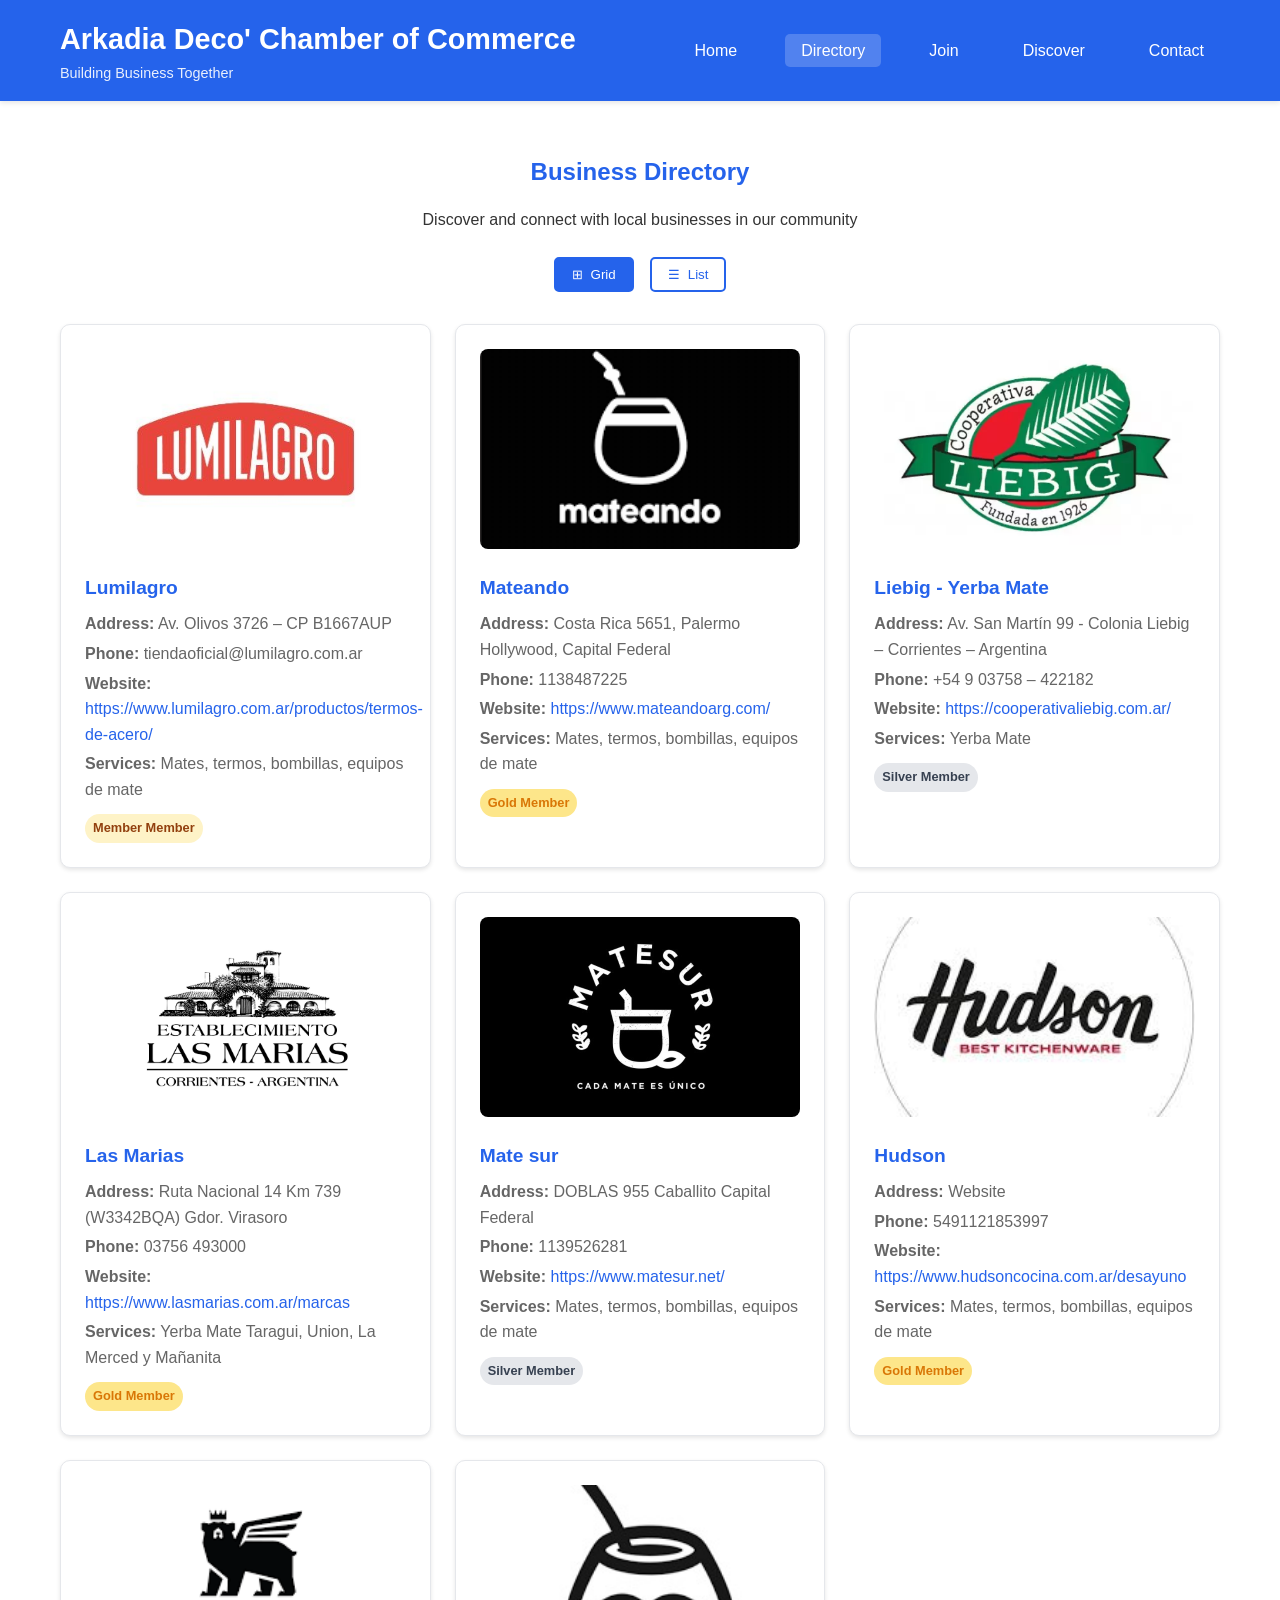
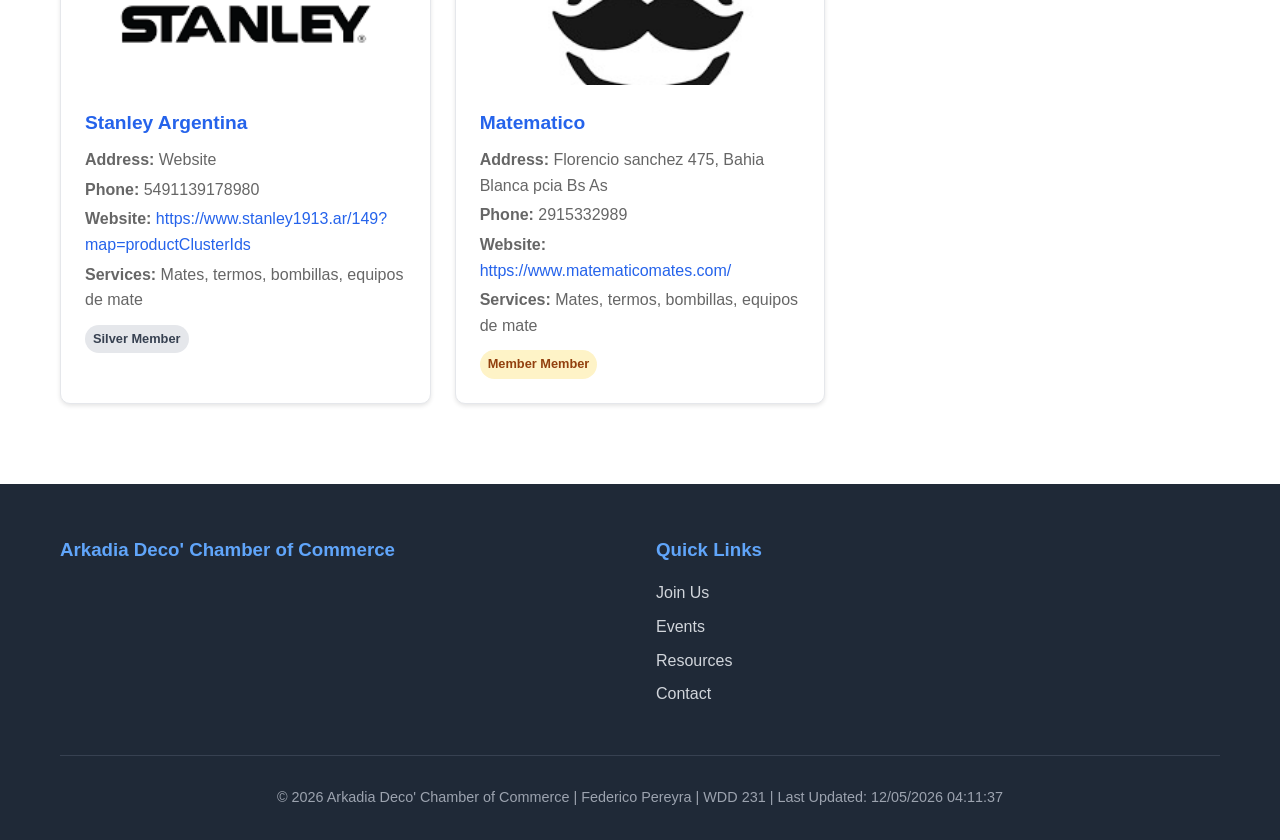
<file: chamber/directory.html>
<!DOCTYPE html>
<html lang="en">
<head>
    <meta charset="UTF-8">
    <meta name="viewport" content="width=device-width, initial-scale=1.0">
    <title>Business Directory - Arkadia Deco' Chamber of Commerce</title>
    <meta name="description" content="Explore local businesses in Riverside. Find contact information, services, and connect with chamber members.">
    <meta property="og:title" content="Business Directory - Riverside Chamber of Commerce">
    <meta property="og:description" content="Explore local businesses in Riverside. Find contact information, services, and connect with chamber members.">
    <link rel="icon" href="images/favicon.ico">
    <link rel="stylesheet" href="styles/styles.css">
</head>
<body>
    <header>
        <div class="container">
            <div class="logo">
                <h1>Arkadia Deco' Chamber of Commerce </h1>
                <p>Building Business Together</p>
            </div>
            <nav>
                <button class="nav-toggle" aria-label="Toggle navigation">
                    <span></span>
                    <span></span>
                    <span></span>
                </button>
                <ul class="nav-menu">
                    <li><a href="index.html">Home</a></li>
                    <li><a href="directory.html" class="active">Directory</a></li>
                    <li><a href="join.html">Join</a></li>
                    <li><a href="discover.html">Discover</a></li>
                    <li><a href="contact.html">Contact</a></li>
                </ul>
            </nav>
        </div>
    </header>

    <main>
        <div class="container">
            <section class="directory-header">
                <h2>Business Directory</h2>
                <p>Discover and connect with local businesses in our community</p>
                <div class="view-controls">
                    <button id="grid-btn" class="view-btn active" aria-label="Grid view">
                        <span class="grid-icon">⊞</span> Grid
                    </button>
                    <button id="list-btn" class="view-btn" aria-label="List view">
                        <span class="list-icon">☰</span> List
                    </button>
                </div>
            </section>

            <section id="members-container" class="members-grid">

            </section>
        </div>
    </main>

    <footer>
        <div class="container">
            <div class="footer-content">
                <div class="footer-section">
                    <h3>Arkadia Deco' Chamber of Commerce</h3>

                </div>
                <div class="footer-section">
                    <h3>Quick Links</h3>
                    <ul>
                        <li><a href="join.html">Join Us</a></li>
                        <li><a href="events.html">Events</a></li>
                        <li><a href="resources.html">Resources</a></li>
                        <li><a href="contact.html">Contact</a></li>
                    </ul>
                </div>
            </div>
            <div class="footer-bottom">
                <p>&copy; <span id="year"></span> Arkadia Deco' Chamber of Commerce | Federico Pereyra | WDD 231 | Last Updated: <span id="lastModified"></span></p>
            </div>
        </div>
    </footer>

    <script src="scripts/directory.js"></script>
</body>
</html>
</file>
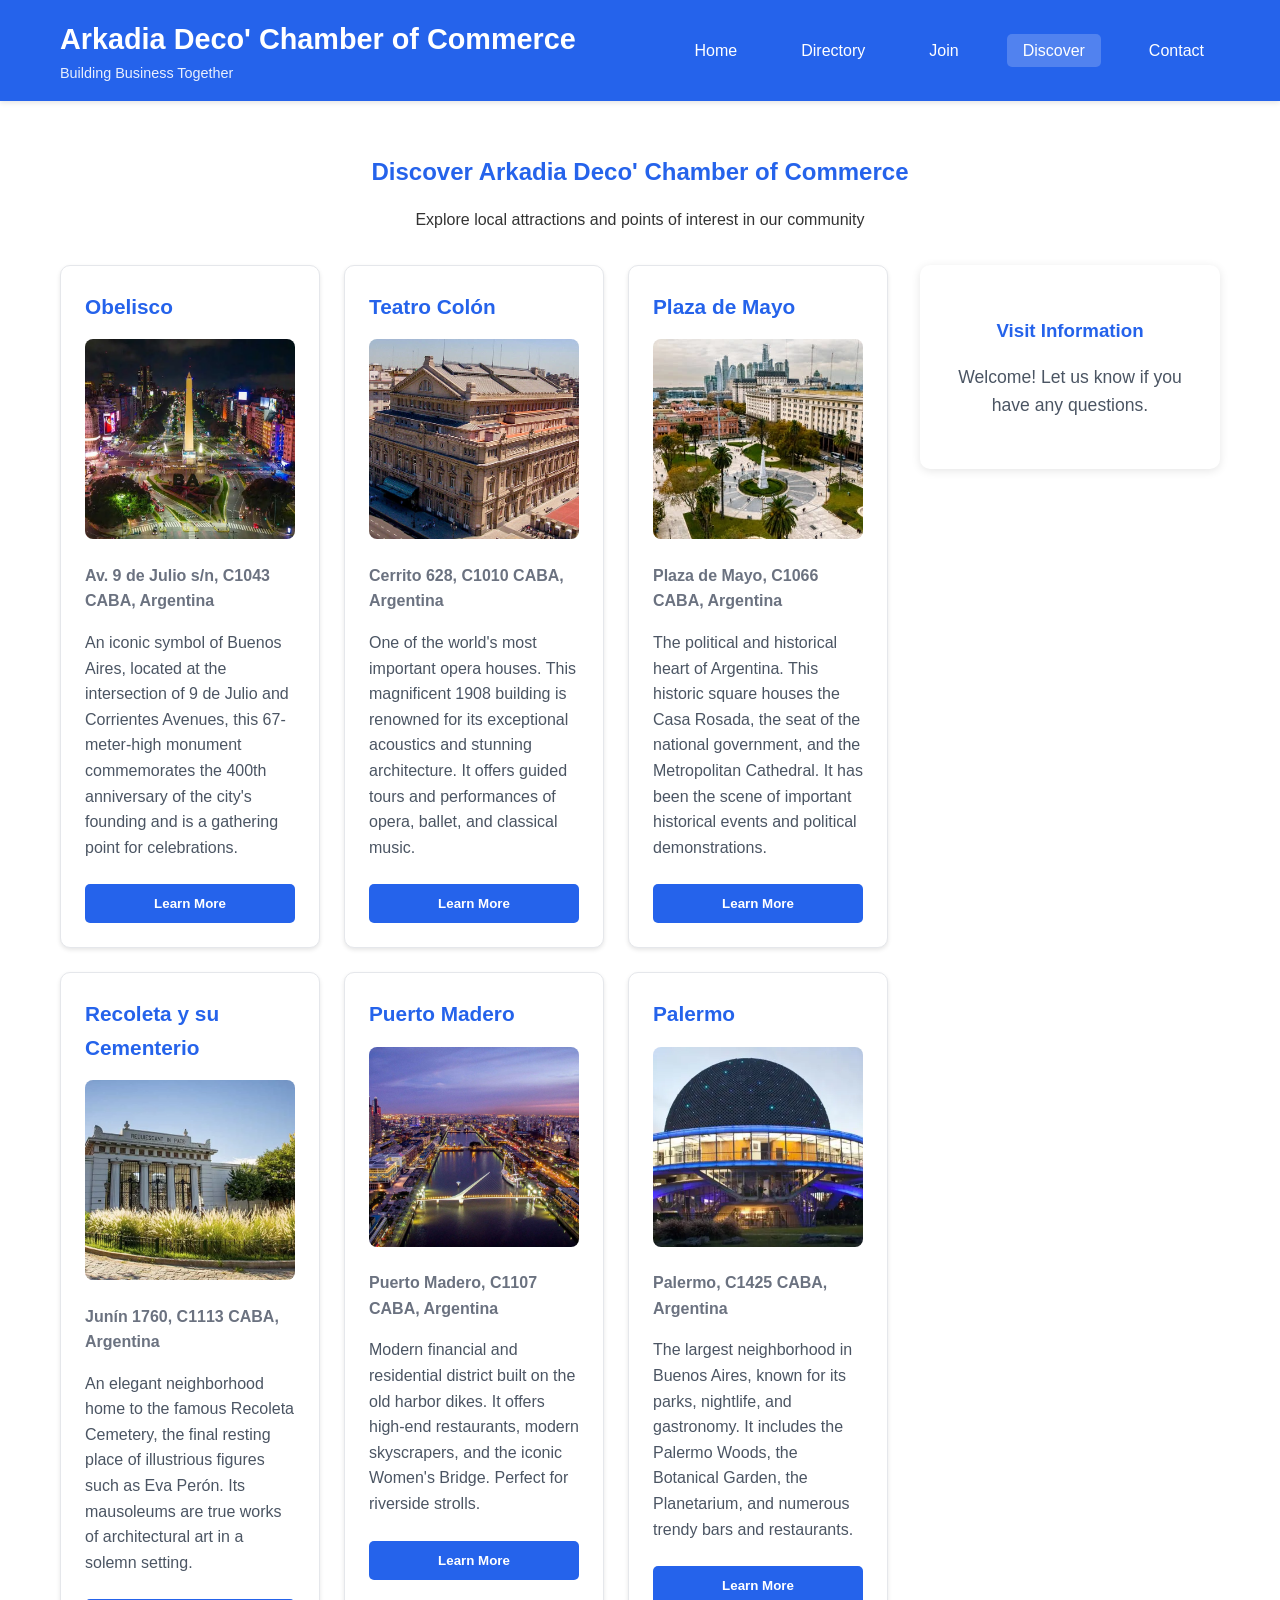
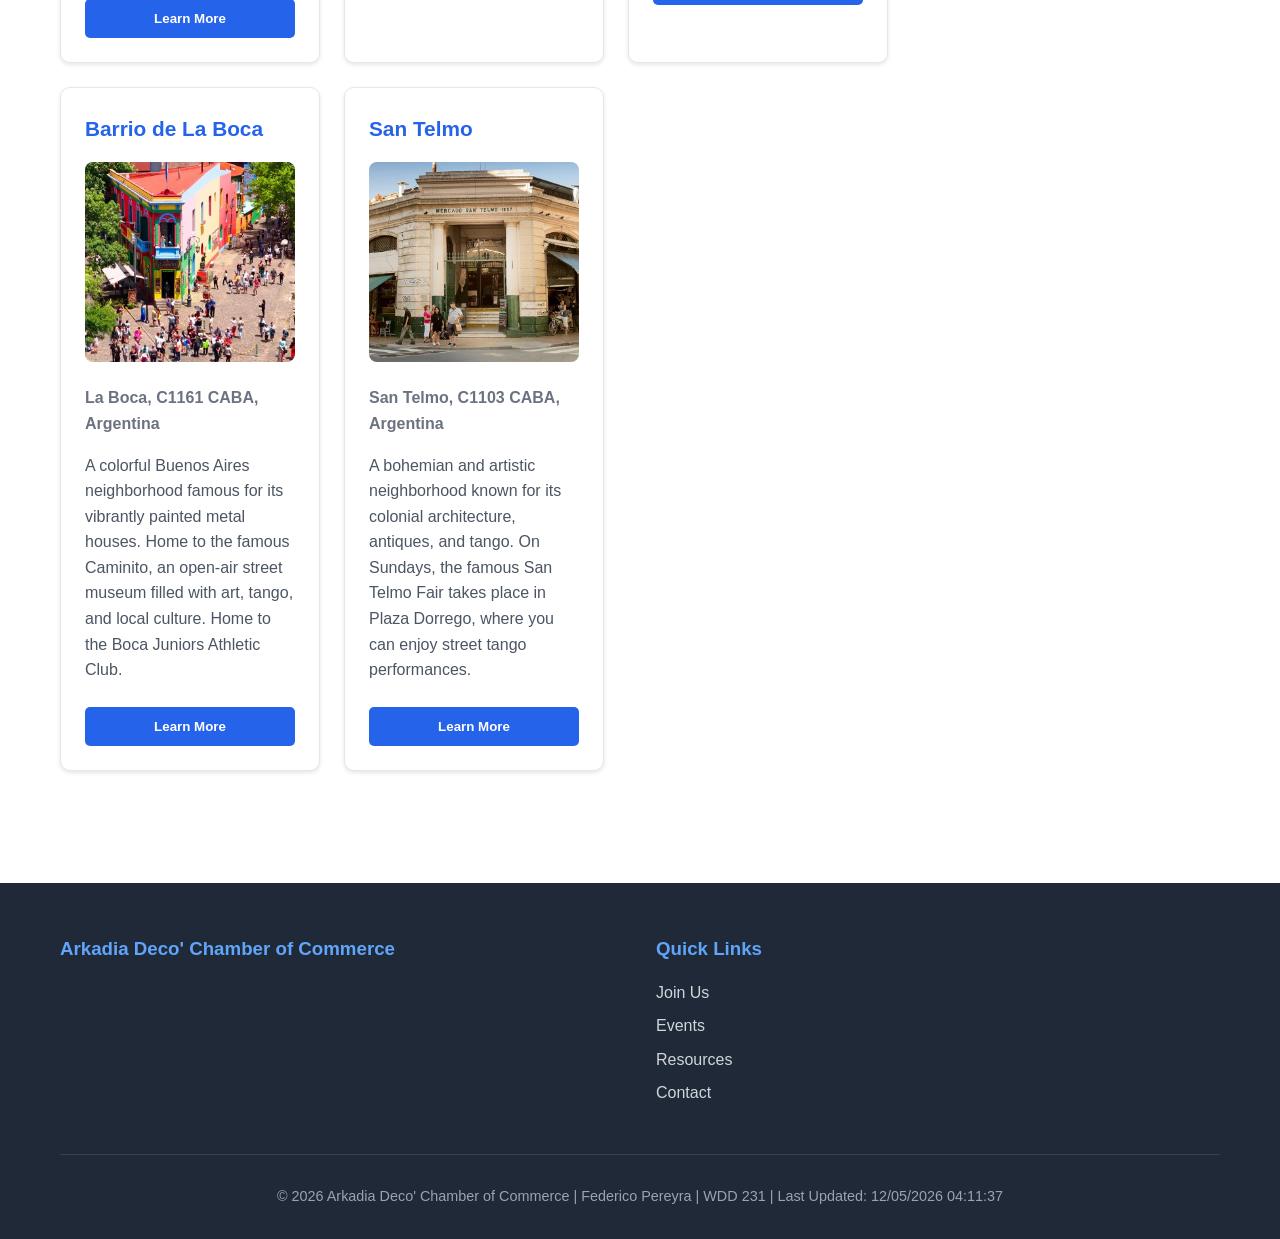
<file: chamber/discover.html>
<!DOCTYPE html>
<html lang="en">
<head>
    <meta charset="UTF-8">
    <meta name="viewport" content="width=device-width, initial-scale=1.0">
    <title>Discover - Riverside Chamber of Commerce</title>
    <meta name="description" content="Discover local attractions and points of interest in Riverside. Explore what our community has to offer.">
    <meta name="author" content="Your Name">
    <link rel="icon" href="images/favicon.ico">
    <link rel="stylesheet" href="styles/discoverstyles.css">
</head>
<body>
    <header>
        <div class="container">
            <div class="logo">
                <h1>Arkadia Deco' Chamber of Commerce </h1>
                <p>Building Business Together</p>
            </div>
            <nav>
                <button class="nav-toggle" aria-label="Toggle navigation">
                    <span></span>
                    <span></span>
                    <span></span>
                </button>
                <ul class="nav-menu">
                    <li><a href="index.html">Home</a></li>
                    <li><a href="directory.html">Directory</a></li>
                    <li><a href="join.html">Join</a></li>
                    <li><a href="discover.html" class="active">Discover</a></li>
                    <li><a href="contact.html">Contact</a></li>
                </ul>
            </nav>
        </div>
    </header>

    <main>
        <div class="container">
            <section class="discover-header">
                <h2>Discover Arkadia Deco' Chamber of Commerce </h2>
                <p>Explore local attractions and points of interest in our community</p>
            </section>

            <div class="discover-layout">
                <section class="discover-cards" id="discover-cards">
                    
                </section>

                <aside class="sidebar">
                    <div class="visit-message" id="visit-message">
                        
                    </div>
                </aside>
            </div>
        </div>
    </main>

    <footer>
        <div class="container">
            <div class="footer-content">
                <div class="footer-section">
                    <h3>Arkadia Deco' Chamber of Commerce </h3>

                </div>
                <div class="footer-section">
                    <h3>Quick Links</h3>
                    <ul>
                        <li><a href="join.html">Join Us</a></li>
                        <li><a href="events.html">Events</a></li>
                        <li><a href="resources.html">Resources</a></li>
                        <li><a href="contact.html">Contact</a></li>
                    </ul>
                </div>
            </div>
            <div class="footer-bottom">
                <p>&copy; <span id="year"></span> Arkadia Deco' Chamber of Commerce  | Federico Pereyra | WDD 231 | Last Updated: <span id="lastModified"></span></p>
            </div>
        </div>
    </footer>

    <script src="scripts/discover.js"></script>
</body>
</html>
</file>
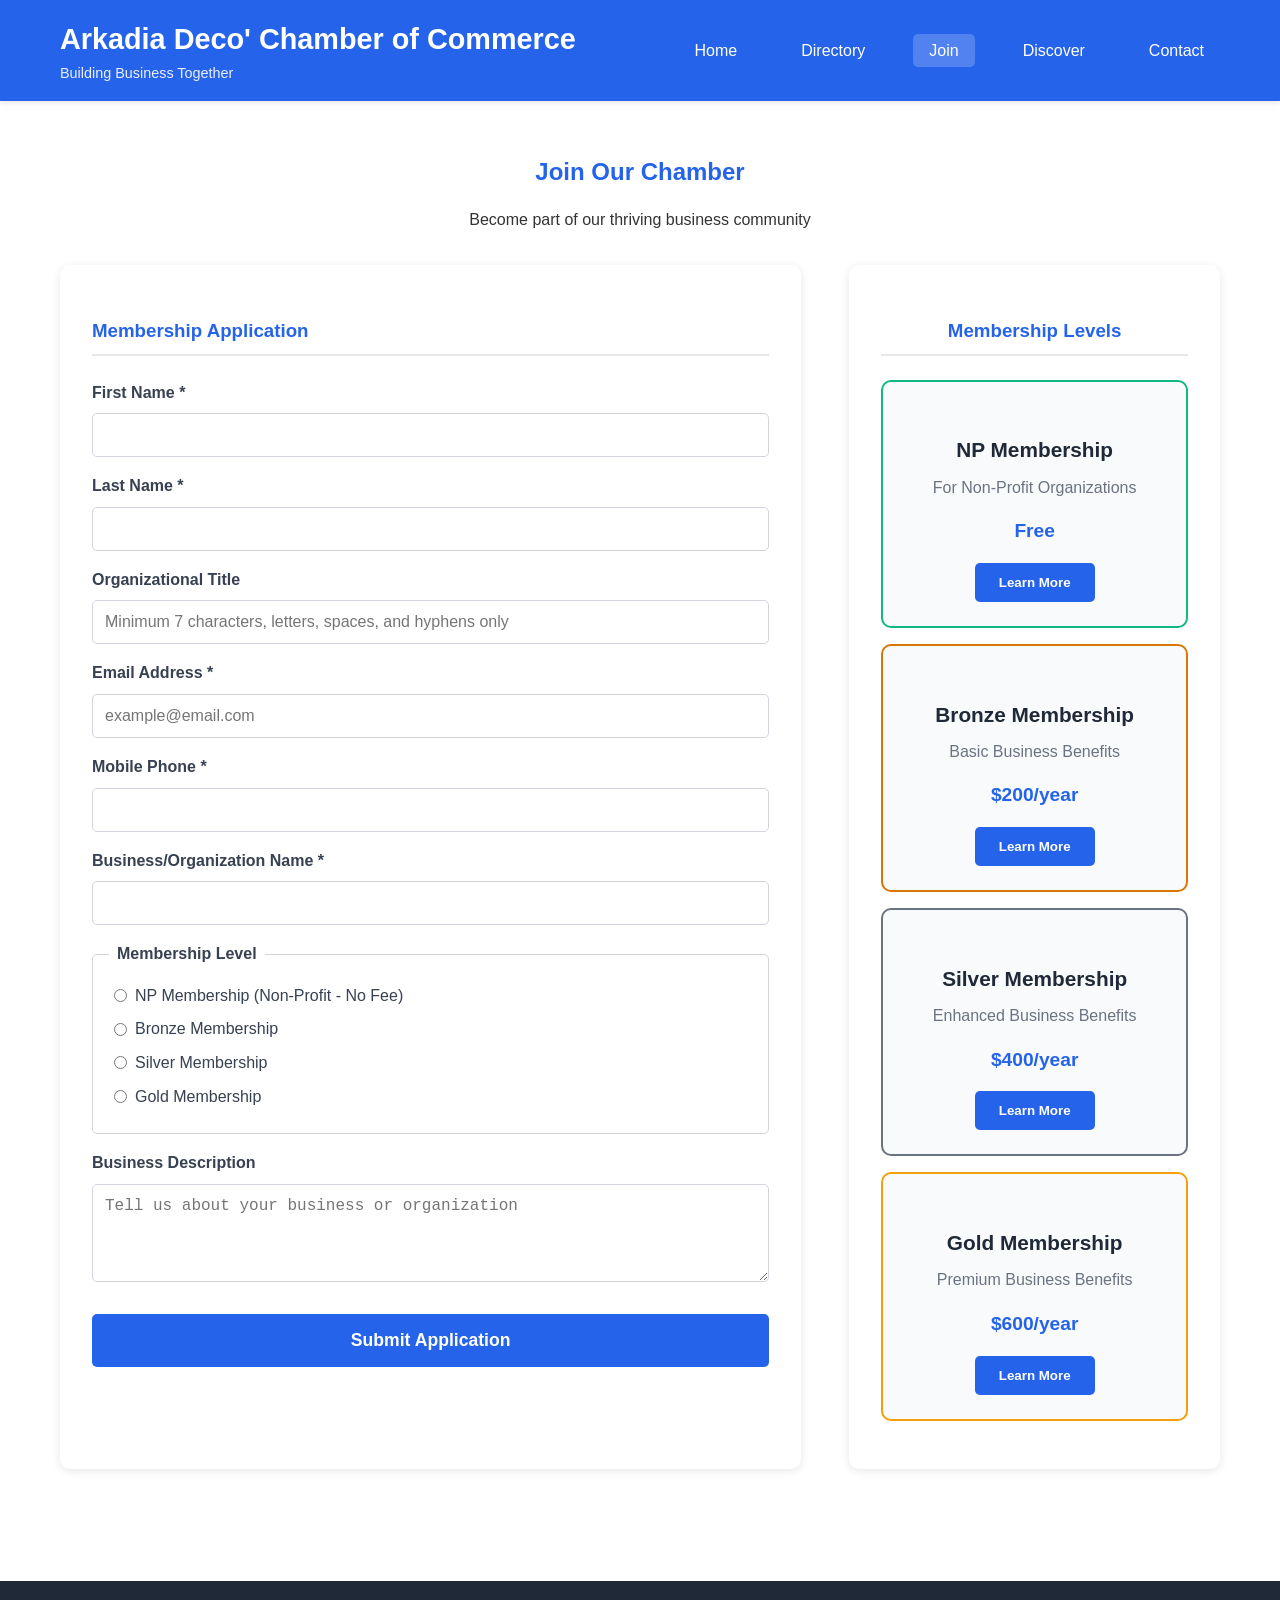
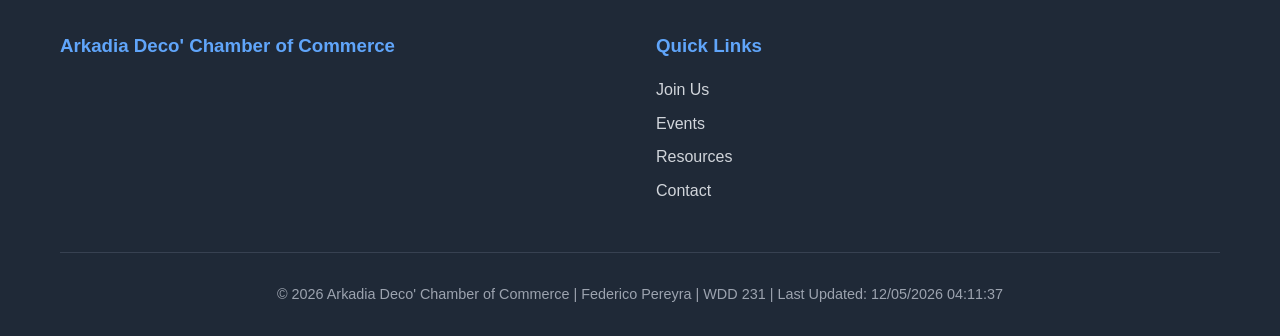
<file: chamber/join.html>
<!DOCTYPE html>
<html lang="en">
<head>
    <meta charset="UTF-8">
    <meta name="viewport" content="width=device-width, initial-scale=1.0">
    <title>Join Us - Riverside Chamber of Commerce</title>
    <meta name="description" content="Join the Riverside Chamber of Commerce. Choose from our membership levels and become part of our business community.">
    <meta name="author" content="Your Name">
    <link rel="icon" href="images/favicon.ico">
    <link rel="stylesheet" href="styles/joinstyles.css">
</head>
<body>
    <header>
        <div class="container">
            <div class="logo">
                <h1>Arkadia Deco' Chamber of Commerce </h1>
                <p>Building Business Together</p>
            </div>
            <nav>
                <button class="nav-toggle" aria-label="Toggle navigation">
                    <span></span>
                    <span></span>
                    <span></span>
                </button>
                <ul class="nav-menu">
                    <li><a href="index.html">Home</a></li>
                    <li><a href="directory.html">Directory</a></li>
                    <li><a href="join.html" class="active">Join</a></li>
                    <li><a href="discover.html">Discover</a></li>
                    <li><a href="contact.html">Contact</a></li>
                </ul>
            </nav>
        </div>
    </header>

    <main>
        <div class="container">
            <section class="join-header">
                <h2>Join Our Chamber</h2>
                <p>Become part of our thriving business community</p>
            </section>

            <div class="join-content">

                <section class="application-form">
                    <h3>Membership Application</h3>
                    <form action="thankyou.html" method="get">
                        <label for="first-name">
                            First Name *
                            <input type="text" id="first-name" name="first-name" title="First Name" autocomplete="given-name" required>
                        </label>

                        <label for="last-name">
                            Last Name *
                            <input type="text" id="last-name" name="last-name" title="Last Name" autocomplete="family-name" required>
                        </label>

                        <label for="title">
                            Organizational Title
                            <input type="text" id="title" name="title" title="Organizational Title" autocomplete="organization-title" pattern="[A-Za-z\s\-]{7,}" placeholder="Minimum 7 characters, letters, spaces, and hyphens only">
                        </label>

                        <label for="email">
                            Email Address *
                            <input type="email" id="email" name="email" title="Email Address" autocomplete="email" placeholder="example@email.com" required>
                        </label>

                        <label for="phone">
                            Mobile Phone *
                            <input type="tel" id="phone" name="phone" title="Mobile Phone" autocomplete="tel" required>
                        </label>

                        <label for="business-name">
                            Business/Organization Name *
                            <input type="text" id="business-name" name="business-name" title="Business Name" autocomplete="organization" required>
                        </label>

                        <fieldset>
                            <legend>Membership Level</legend>
                            <label for="np-membership">
                                <input type="radio" id="np-membership" name="membership-level" value="NP Membership">
                                NP Membership (Non-Profit - No Fee)
                            </label>
                            <label for="bronze-membership">
                                <input type="radio" id="bronze-membership" name="membership-level" value="Bronze Membership">
                                Bronze Membership
                            </label>
                            <label for="silver-membership">
                                <input type="radio" id="silver-membership" name="membership-level" value="Silver Membership">
                                Silver Membership
                            </label>
                            <label for="gold-membership">
                                <input type="radio" id="gold-membership" name="membership-level" value="Gold Membership">
                                Gold Membership
                            </label>
                        </fieldset>

                        <label for="description">
                            Business Description
                            <textarea id="description" name="description" title="Business Description" rows="4" placeholder="Tell us about your business or organization"></textarea>
                        </label>

                        <input type="hidden" id="timestamp" name="timestamp">

                        <input type="submit" value="Submit Application">
                    </form>
                </section>

                <!-- Membership Cards -->
                <section class="membership-cards">
                    <h3>Membership Levels</h3>
                    
                    <div class="card np-card">
                        <h4>NP Membership</h4>
                        <p>For Non-Profit Organizations</p>
                        <p class="price">Free</p>
                        <button class="info-btn" onclick="openModal('np-modal')">Learn More</button>
                    </div>

                    <div class="card bronze-card">
                        <h4>Bronze Membership</h4>
                        <p>Basic Business Benefits</p>
                        <p class="price">$200/year</p>
                        <button class="info-btn" onclick="openModal('bronze-modal')">Learn More</button>
                    </div>

                    <div class="card silver-card">
                        <h4>Silver Membership</h4>
                        <p>Enhanced Business Benefits</p>
                        <p class="price">$400/year</p>
                        <button class="info-btn" onclick="openModal('silver-modal')">Learn More</button>
                    </div>

                    <div class="card gold-card">
                        <h4>Gold Membership</h4>
                        <p>Premium Business Benefits</p>
                        <p class="price">$600/year</p>
                        <button class="info-btn" onclick="openModal('gold-modal')">Learn More</button>
                    </div>
                </section>
            </div>
        </div>
    </main>

    <!-- Modals -->
    <div id="np-modal" class="modal">
        <div class="modal-content">
            <span class="close" onclick="closeModal('np-modal')">&times;</span>
            <h3>NP Membership Benefits</h3>
            <ul>
                <li>Directory listing</li>
                <li>Access to networking events</li>
                <li>Monthly newsletter</li>
                <li>Community event participation</li>
            </ul>
        </div>
    </div>

    <div id="bronze-modal" class="modal">
        <div class="modal-content">
            <span class="close" onclick="closeModal('bronze-modal')">&times;</span>
            <h3>Bronze Membership Benefits</h3>
            <ul>
                <li>All NP benefits</li>
                <li>Business workshops</li>
                <li>Referral opportunities</li>
                <li>Chamber decals</li>
                <li>10% discount on events</li>
            </ul>
        </div>
    </div>

    <div id="silver-modal" class="modal">
        <div class="modal-content">
            <span class="close" onclick="closeModal('silver-modal')">&times;</span>
            <h3>Silver Membership Benefits</h3>
            <ul>
                <li>All Bronze benefits</li>
                <li>Featured directory listing</li>
                <li>Spotlight opportunities</li>
                <li>Priority event registration</li>
                <li>20% discount on events</li>
                <li>Ribbon cutting ceremonies</li>
            </ul>
        </div>
    </div>

    <div id="gold-modal" class="modal">
        <div class="modal-content">
            <span class="close" onclick="closeModal('gold-modal')">&times;</span>
            <h3>Gold Membership Benefits</h3>
            <ul>
                <li>All Silver benefits</li>
                <li>Premium spotlight positions</li>
                <li>Speaking opportunities</li>
                <li>VIP event access</li>
                <li>30% discount on events</li>
                <li>Annual recognition</li>
                <li>Board nomination eligibility</li>
            </ul>
        </div>
    </div>

    <footer>
        <div class="container">
            <div class="footer-content">
                <div class="footer-section">
                    <h3>Arkadia Deco' Chamber of Commerce</h3>
                </div>
                <div class="footer-section">
                    <h3>Quick Links</h3>
                    <ul>
                        <li><a href="join.html">Join Us</a></li>
                        <li><a href="events.html">Events</a></li>
                        <li><a href="resources.html">Resources</a></li>
                        <li><a href="contact.html">Contact</a></li>
                    </ul>
                </div>
            </div>
            <div class="footer-bottom">
                <p>&copy; <span id="year"></span> Arkadia Deco' Chamber of Commerce | Federico Pereyra | WDD 231 | Last Updated: <span id="lastModified"></span></p>
            </div>
        </div>
    </footer>

    <script src="scripts/join.js"></script>
</body>
</html>
</file>
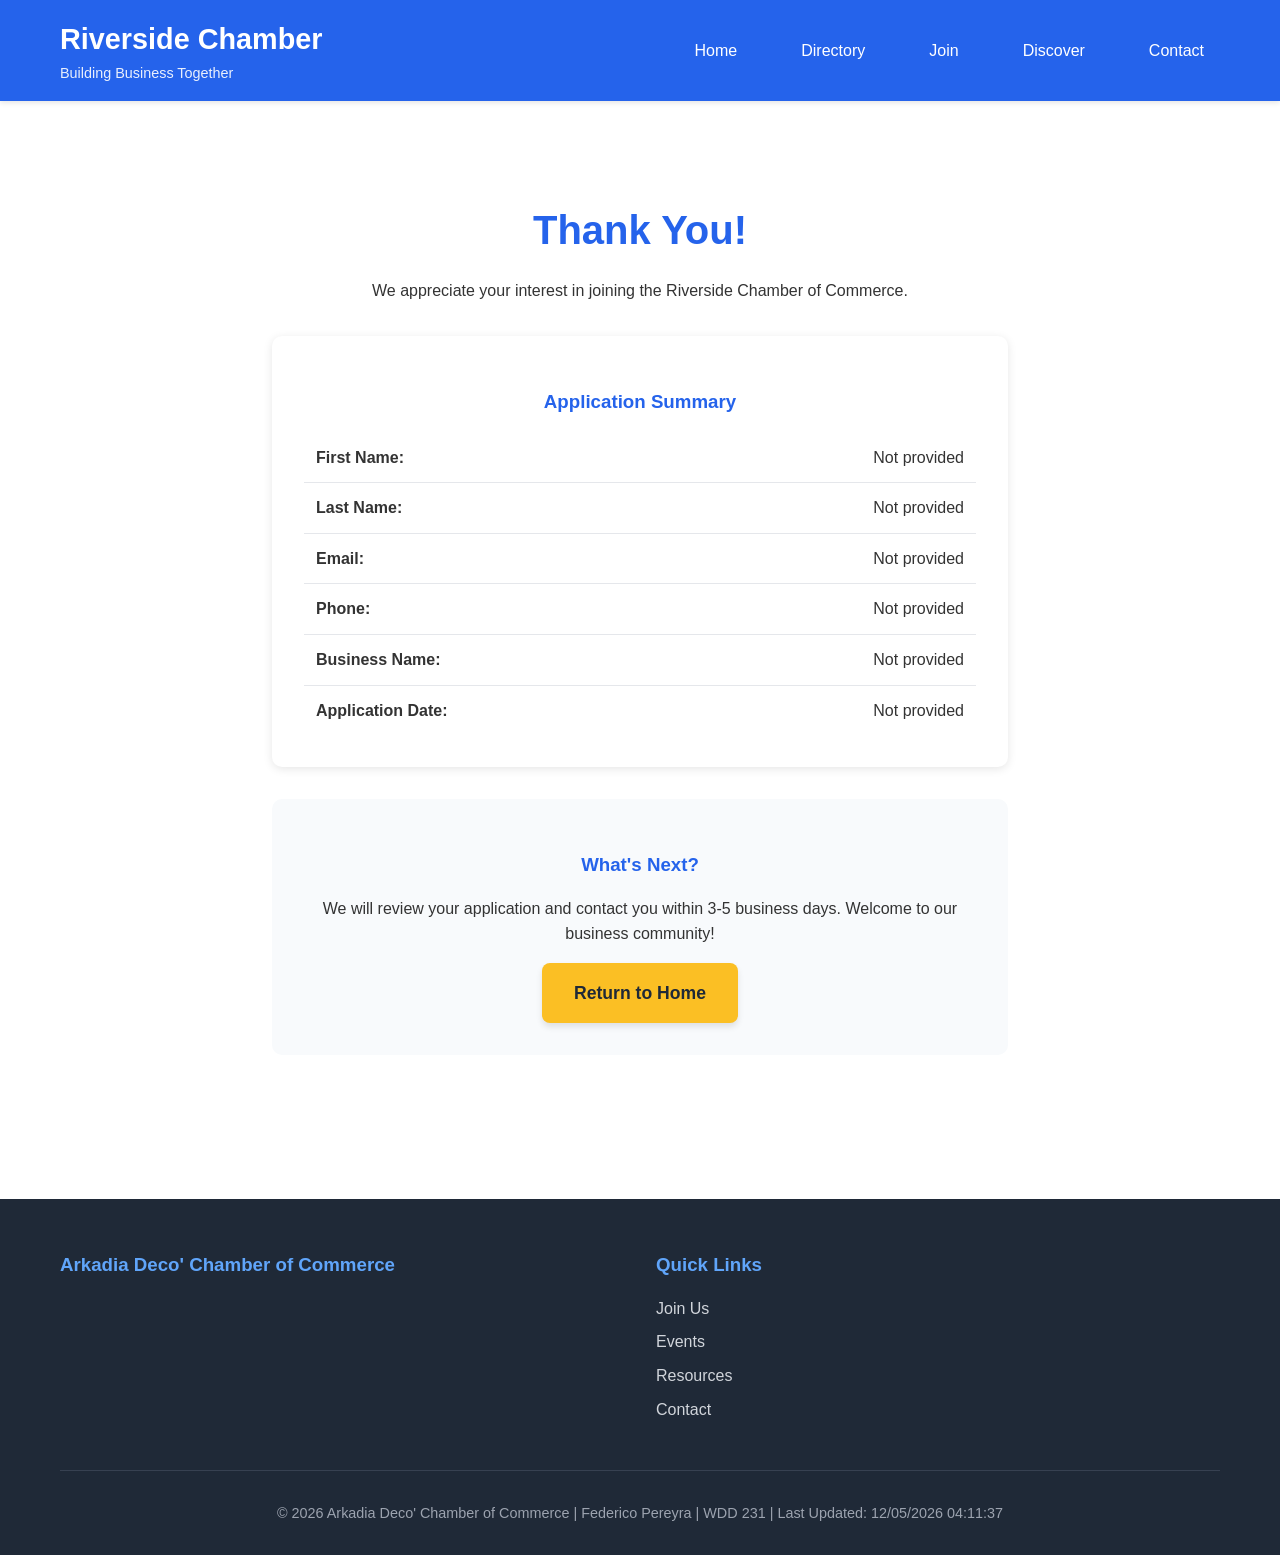
<file: chamber/thankyou.html>
<!DOCTYPE html>
<html lang="en">
<head>
    <meta charset="UTF-8">
    <meta name="viewport" content="width=device-width, initial-scale=1.0">
    <title>Thank You - Riverside Chamber of Commerce</title>
    <meta name="description" content="Thank you for your membership application to the Riverside Chamber of Commerce.">
    <meta name="author" content="Your Name">
    <link rel="icon" href="images/favicon.ico">
    <link rel="stylesheet" href="styles/joinstyles.css">
</head>
<body>
    <header>
        <div class="container">
            <div class="logo">
                <h1>Riverside Chamber</h1>
                <p>Building Business Together</p>
            </div>
            <nav>
                <button class="nav-toggle" aria-label="Toggle navigation">
                    <span></span>
                    <span></span>
                    <span></span>
                </button>
                <ul class="nav-menu">
                    <li><a href="index.html">Home</a></li>
                    <li><a href="directory.html">Directory</a></li>
                    <li><a href="join.html">Join</a></li>
                    <li><a href="discover.html">Discover</a></li>
                    <li><a href="contact.html">Contact</a></li>
                </ul>
            </nav>
        </div>
    </header>

    <main>
        <div class="container">
            <section class="thank-you">
                <h2>Thank You!</h2>
                <p>We appreciate your interest in joining the Riverside Chamber of Commerce.</p>
                
                <div class="application-summary">
                    <h3>Application Summary</h3>
                    <div id="form-data">
                        <!-- Form data will be displayed here -->
                    </div>
                </div>

                <div class="next-steps">
                    <h3>What's Next?</h3>
                    <p>We will review your application and contact you within 3-5 business days. Welcome to our business community!</p>
                    <a href="index.html" class="cta-button">Return to Home</a>
                </div>
            </section>
        </div>
    </main>

    <footer>
        <div class="container">
            <div class="footer-content">
                <div class="footer-section">
                    <h3>Arkadia Deco' Chamber of Commerce</h3>
                </div>
                <div class="footer-section">
                    <h3>Quick Links</h3>
                    <ul>
                        <li><a href="join.html">Join Us</a></li>
                        <li><a href="events.html">Events</a></li>
                        <li><a href="resources.html">Resources</a></li>
                        <li><a href="contact.html">Contact</a></li>
                    </ul>
                </div>
            </div>
            <div class="footer-bottom">
                <p>&copy; <span id="year"></span> Arkadia Deco' Chamber of Commerce | Federico Pereyra | WDD 231 | Last Updated: <span id="lastModified"></span></p>
            </div>
        </div>
    </footer>

    <script src="scripts/thankyou.js"></script>
</body>
</html>
</file>
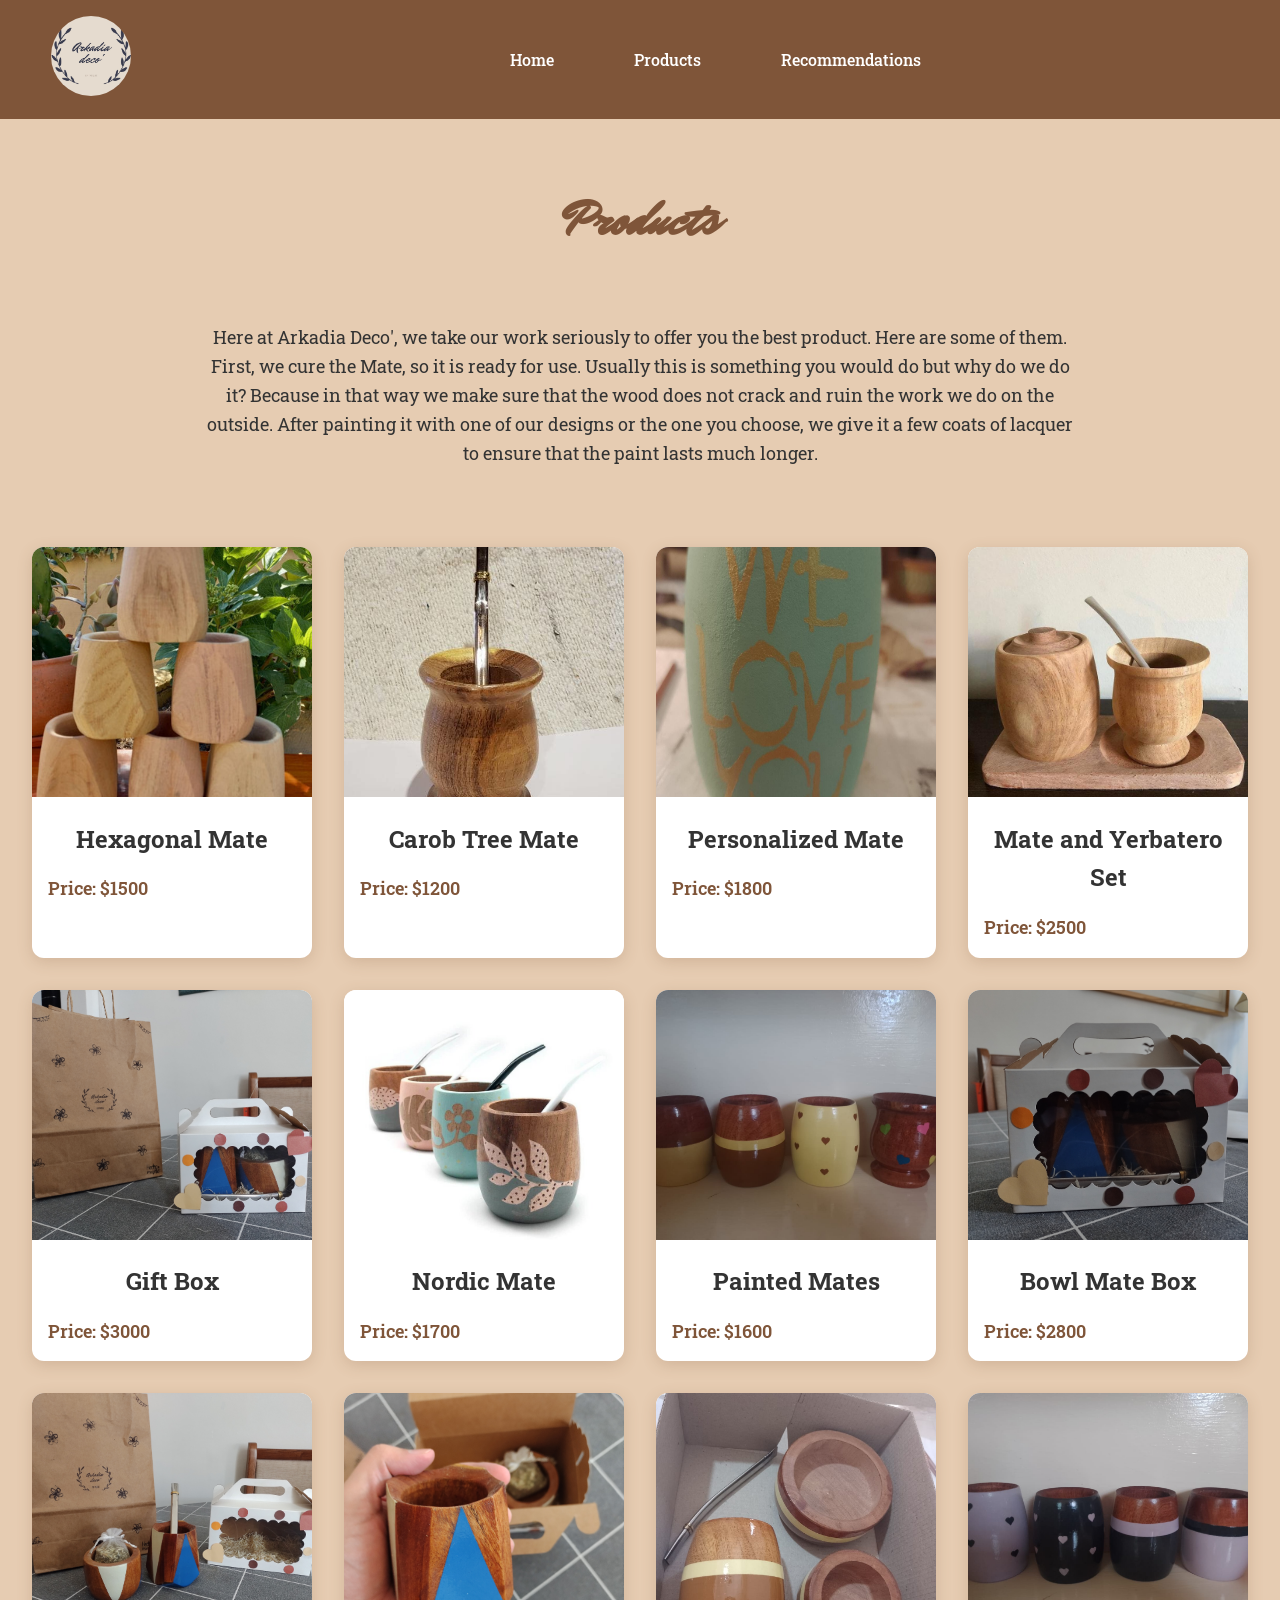
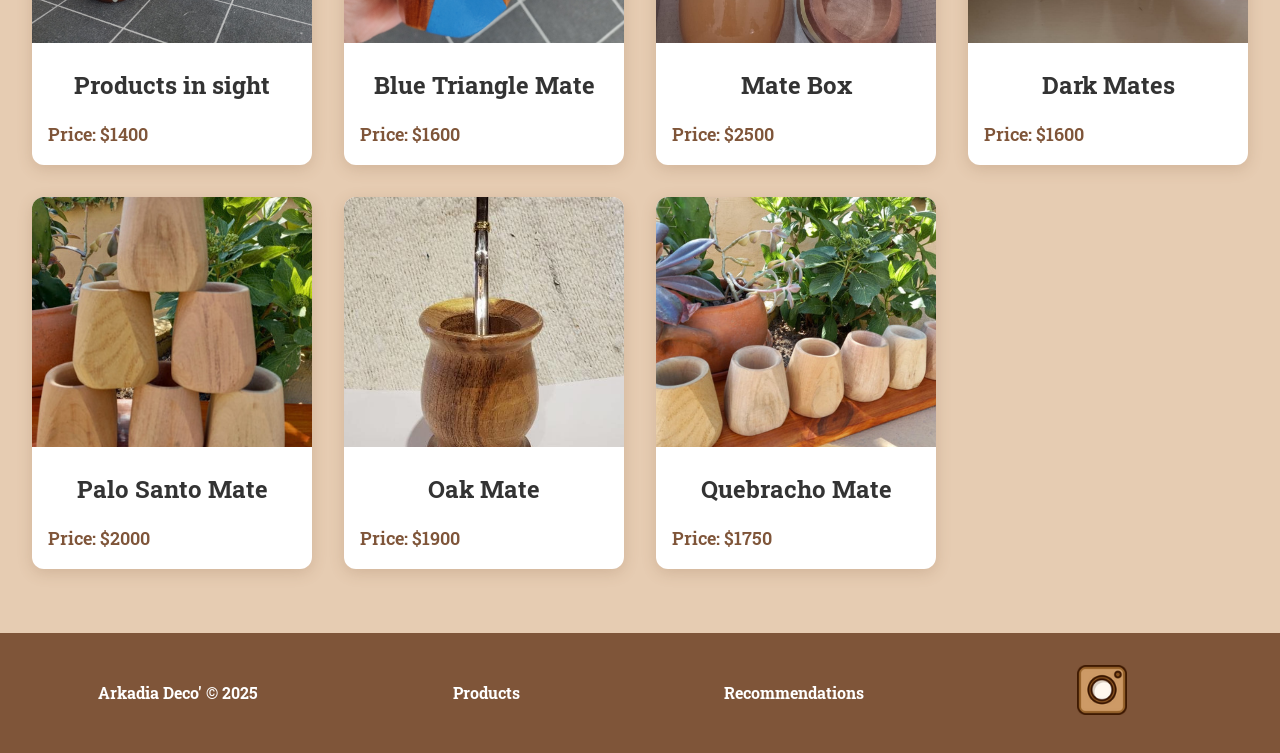
<file: finalproject/products.html>
<!DOCTYPE html>
<html lang="en">
<head>
    <link rel="stylesheet" href="styles/personalpage.css">
    <meta charset="UTF-8">
    <meta http-equiv="X-UA-Compatible" content="IE=edge">
    <meta name="viewport" content="width=device-width, initial-scale=1.0">
    <link rel="icon" href="images/favicon.ico">
    <title>Final Project - Personal Site</title>
</head>
<body>
    <div id="content">
        <header>
            <a id="logo_link" href="project.html">
                <img class="logo" src="images/arkadia.jpg" alt="Arkadia Deco'">
            </a>
            <nav>
                <a href="project.html">Home</a>
                <a href="products.html">Products</a>
                <a href="recommendations.html">Recommendations</a>
            </nav>
        </header>

        <section id="main-title">
            <h1 class="main-title">Products</h1>
        </section>

        <div class="mpp">
            <p>Here at Arkadia Deco', we take our work seriously to offer you the best product.
            Here are some of them. First, we cure the Mate, so it is ready for use.
            Usually this is something you would do but why do we do it? Because in that way we make
            sure that the wood does not crack and ruin the work we do on the outside.
            After painting it with one of our designs or the one you choose, we give it a few coats of
            lacquer to ensure that the paint lasts much longer.</p>
        </div>

        <main class="products-grid">
        </main>

        <footer>
            <h3>Arkadia Deco' &copy; 2025</h3>
            <h3><a href="products.html">Products</a></h3>
            <h3><a href="recommendations.html">Recommendations</a></h3>
            <div class="social">
                <a href="https://instagram.com/arkadia.homedeco/" target="_blank">
                    <img src="images/instagram.png" alt="instagram icon">
                </a>
            </div>
        </footer>
    </div>

    <button onclick="topFunction()" id="myBtn" title="Go to top">Top</button>
    <script type="module" src="scripts/script.js"></script>
</body>
</html>
</file>
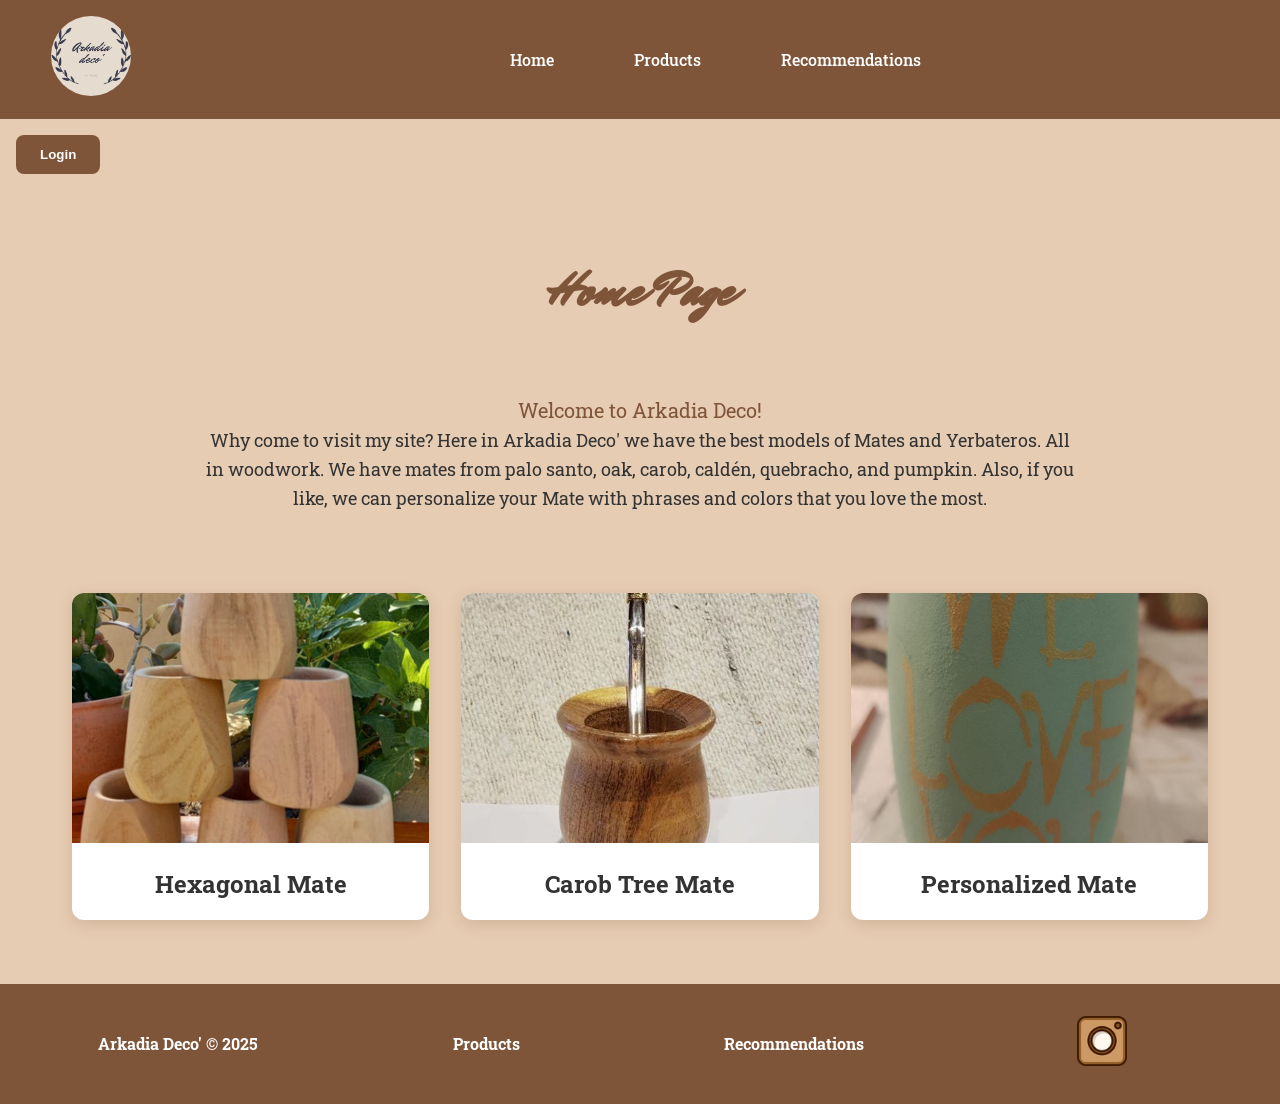
<file: finalproject/project.html>
<!DOCTYPE html>
<html lang="en">
<head>
    <link rel="stylesheet" href="styles/personalpage.css">
    <meta charset="UTF-8">
    <meta http-equiv="X-UA-Compatible" content="IE=edge">
    <meta name="viewport" content="width=device-width, initial-scale=1.0">
    <link rel="icon" href="images/favicon.ico">
    <title>Final Project - Personal Site</title>
</head>
<body>
    <div id="content">
        <header>
            <a id="logo_link" href="project.html">
                <img class="logo" src="images/arkadia.jpg" alt="Arkadia Deco'">
            </a>
            <nav>
                <a href="project.html">Home</a>
                <a href="products.html">Products</a>
                <a href="recommendations.html">Recommendations</a>
            </nav>
        </header>


        <button onclick="document.getElementById('id01').style.display='block'">Login</button>


        <div id="id01" class="modal">
            <span onclick="document.getElementById('id01').style.display='none'"
            class="close" title="Close Modal">&times;</span>


            <form class="modal-content animate" action="form-action.html" method="get">
                <div class="imgcontainer">
                    <img src="images/avatar.jpg" alt="Avatar" class="avatar">
                </div>

                <div class="container">
                    <label for="uname"><b>Username</b></label>
                    <input type="text" placeholder="Enter Username" name="uname" id="uname" required>

                    <label for="psw"><b>Password</b></label>
                    <input type="password" placeholder="Enter Password" name="psw" id="psw" required>

                    <button type="submit">Login</button>
                    <label>
                        <input type="checkbox" checked="checked" name="remember"> Remember me
                    </label>
                </div>

                <div class="container" style="background-color:#f1f1f1">
                    <button type="button" onclick="document.getElementById('id01').style.display='none'" class="cancelbtn">Cancel</button>
                    <span class="psw">Forgot <a href="#">password?</a></span>
                </div>
            </form>
        </div>

        <section id="main-title">
            <h1 class="main-title">Home Page</h1>
            <p id="welcome-message">Welcome to Arkadia Deco!</p>
        </section>

        <div class="mhp">
            <p>Why come to visit my site? Here in Arkadia Deco' we have the best models of Mates
            and Yerbateros. All in woodwork. We have mates from palo santo, oak, carob, caldén, quebracho,
            and pumpkin. Also, if you like, we can personalize your Mate with phrases and colors that you
            love the most.</p>
        </div>

        <main class="home-grid">
            <section class="hexagonal-card">
                <img class="card-img" src="images/Hexagonal.jpg" alt="mate hexagonal" loading="lazy">
                <h2>Mate Hexagonal</h2>
            </section>
            <section class="algarrobo-card">
                <img class="card-img" src="images/mate-algarrobo.jpg" alt="algarrobo" loading="lazy">
                <h2>Mate of carob tree</h2>
            </section>
            <section class="algarrobo-hexagonal-card">
                <img class="card-img" src="images/mate-algarrobo-Hexagonal.jpg" alt="algarrobo hexagonal" loading="lazy">
                <h2>Mate Hexagonal carob tree</h2>
            </section>
        </main>

        <footer>
            <h3>Arkadia Deco' &copy; 2025</h3>
            <h3><a href="products.html">Products</a></h3>
            <h3><a href="recommendations.html">Recommendations</a></h3>
            <div class="social">
                <a href="https://instagram.com/arkadia.homedeco/" target="_blank">
                    <img src="images/instagram.png" alt="instagram icon">
                </a>
            </div>
        </footer>
    </div>

    <button onclick="topFunction()" id="myBtn" title="Go to top">Top</button>
    <script type="module" src="scripts/script.js"></script>
</body>
</html>
</file>
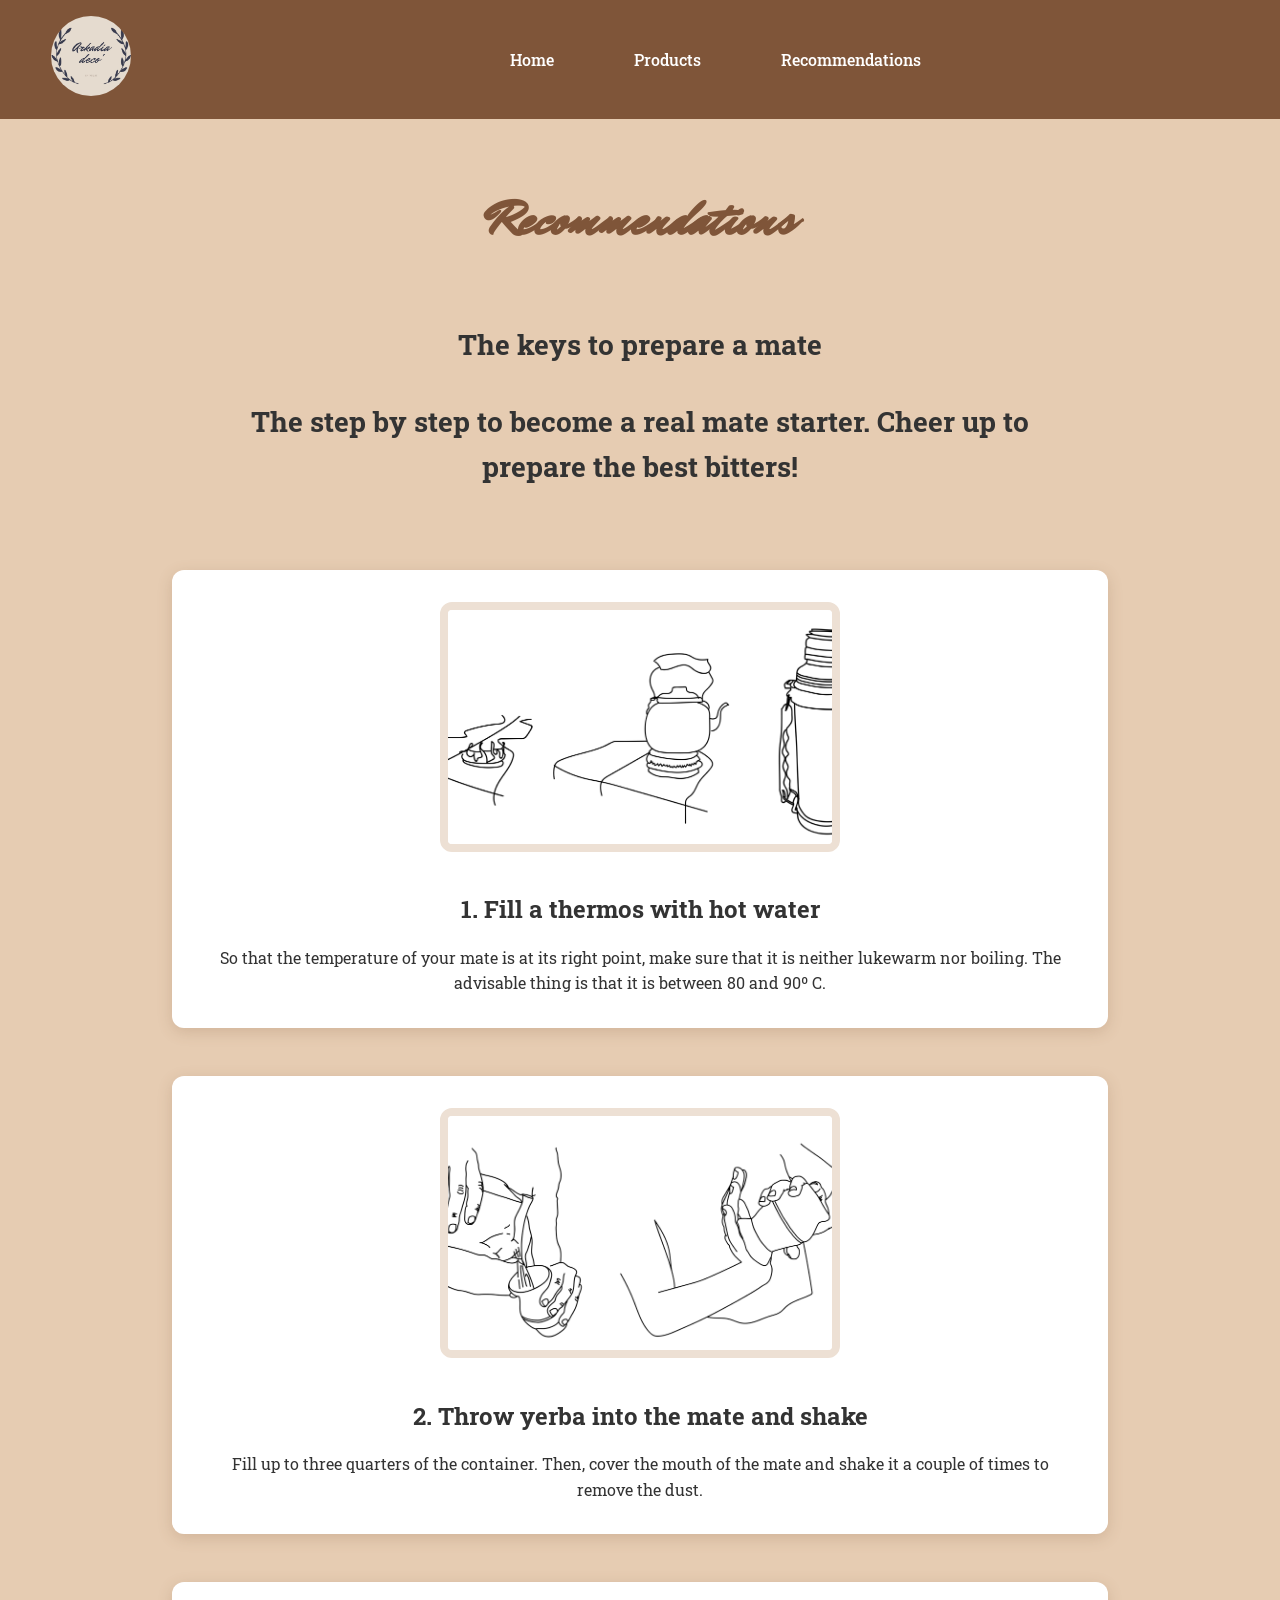
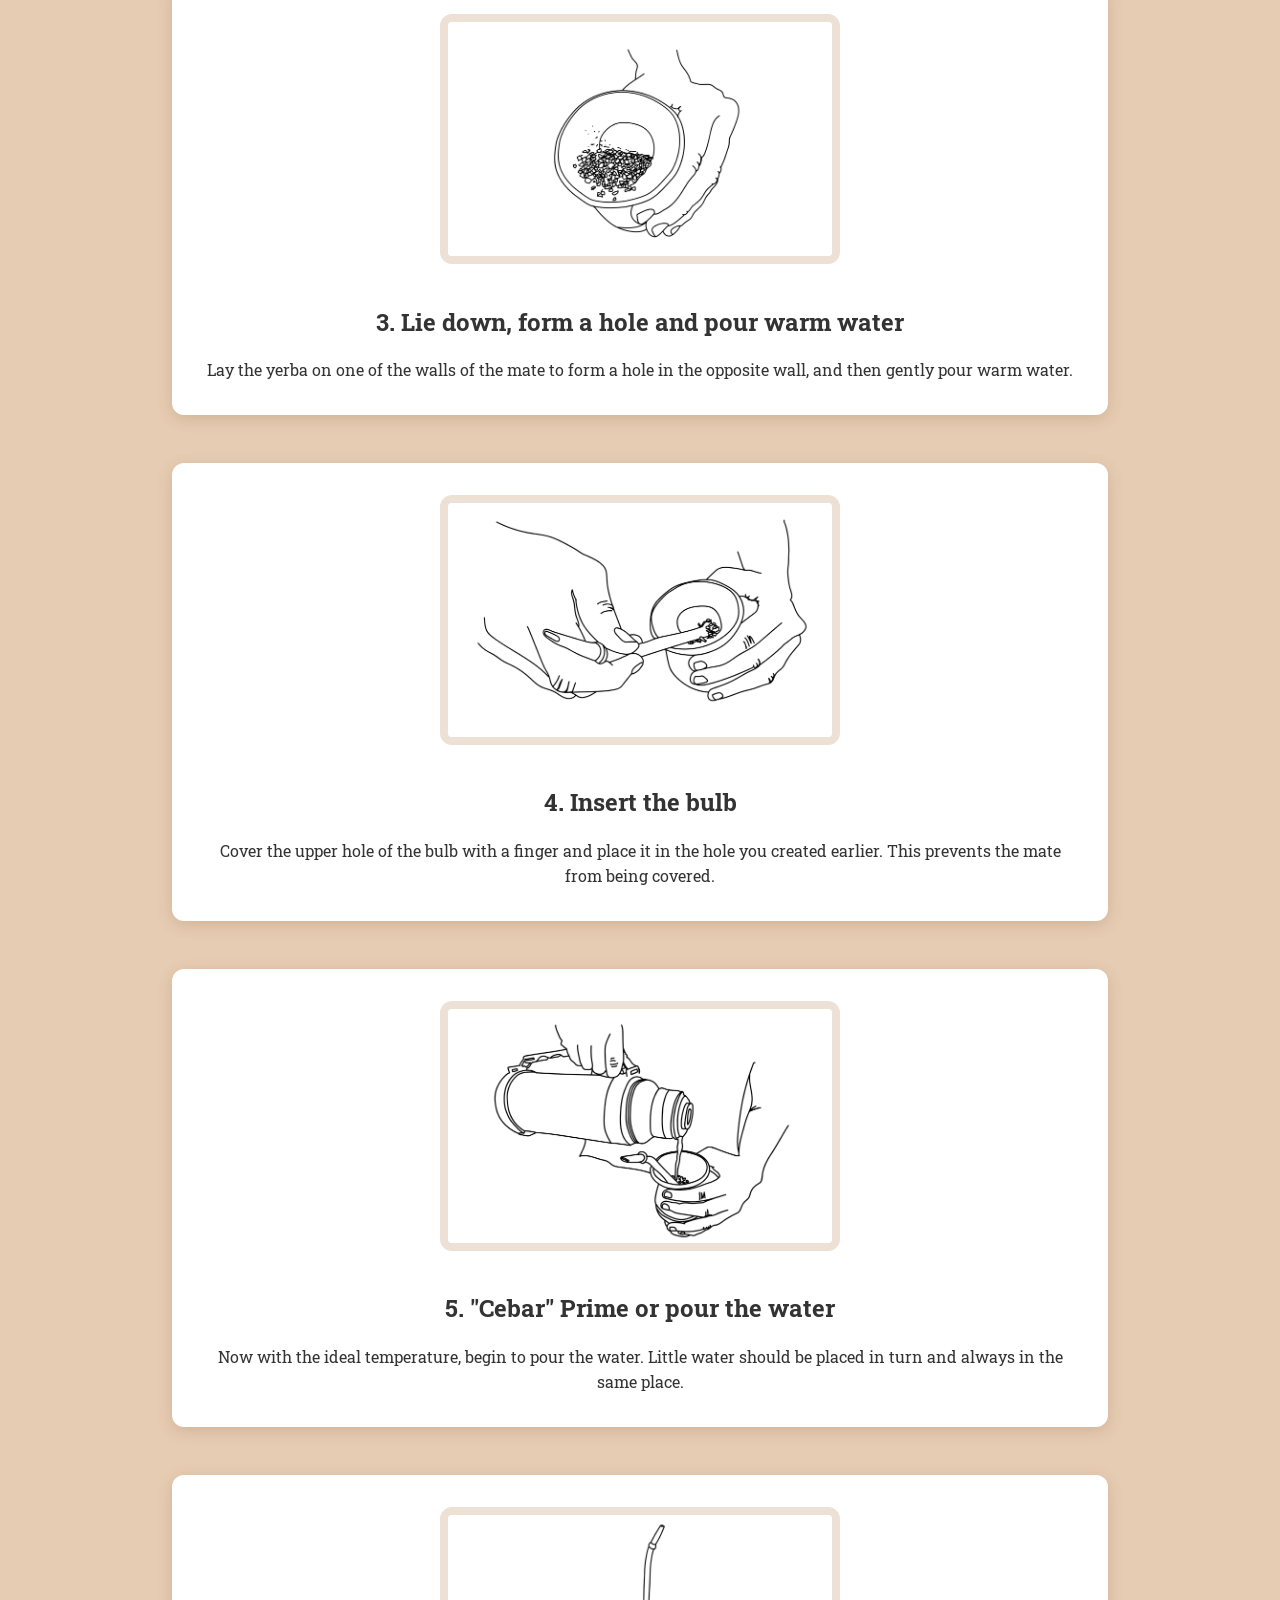
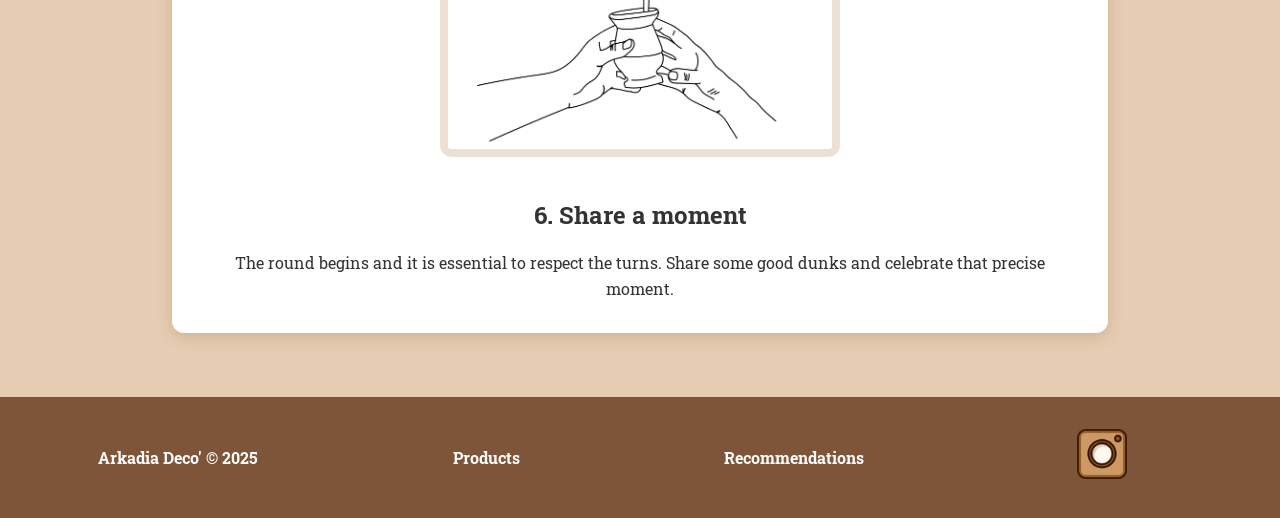
<file: finalproject/recommendations.html>
<!DOCTYPE html>
<html lang="en">
<head>
    <link rel="stylesheet" href="styles/personalpage.css">
    <meta charset="UTF-8">
    <meta http-equiv="X-UA-Compatible" content="IE=edge">
    <meta name="viewport" content="width=device-width, initial-scale=1.0">
    <link rel="icon" href="images/favicon.ico">
    <title>Final Project - Personal Site</title>
</head>
<body>
    <div id="content">
        <header>
            <a id="logo_link" href="project.html">
                <img class="logo" src="images/arkadia.jpg" alt="Arkadia Deco'">
            </a>
            <nav>
                <a href="project.html">Home</a>
                <a href="products.html">Products</a>
                <a href="recommendations.html">Recommendations</a>
            </nav>
        </header>

        <section id="main-title">
            <h1 class="main-title">Recommendations</h1>
        </section>

        <div class="mrp">
            <h4>The keys to prepare a mate</h4>
            <h4>The step by step to become a real mate starter. Cheer up to prepare the best bitters!</h4>
        </div>

        <main class="recommendations-grid">
        </main>

        <footer>
            <h3>Arkadia Deco' &copy; 2025</h3>
            <h3><a href="products.html">Products</a></h3>
            <h3><a href="recommendations.html">Recommendations</a></h3>
            <div class="social">
                <a href="https://instagram.com/arkadia.homedeco/" target="_blank">
                    <img src="images/instagram.png" alt="instagram icon">
                </a>
            </div>
        </footer>
    </div>

    <button onclick="topFunction()" id="myBtn" title="Go to top">Top</button>
    <script type="module" src="scripts/script.js"></script>
</body>
</html>
</file>
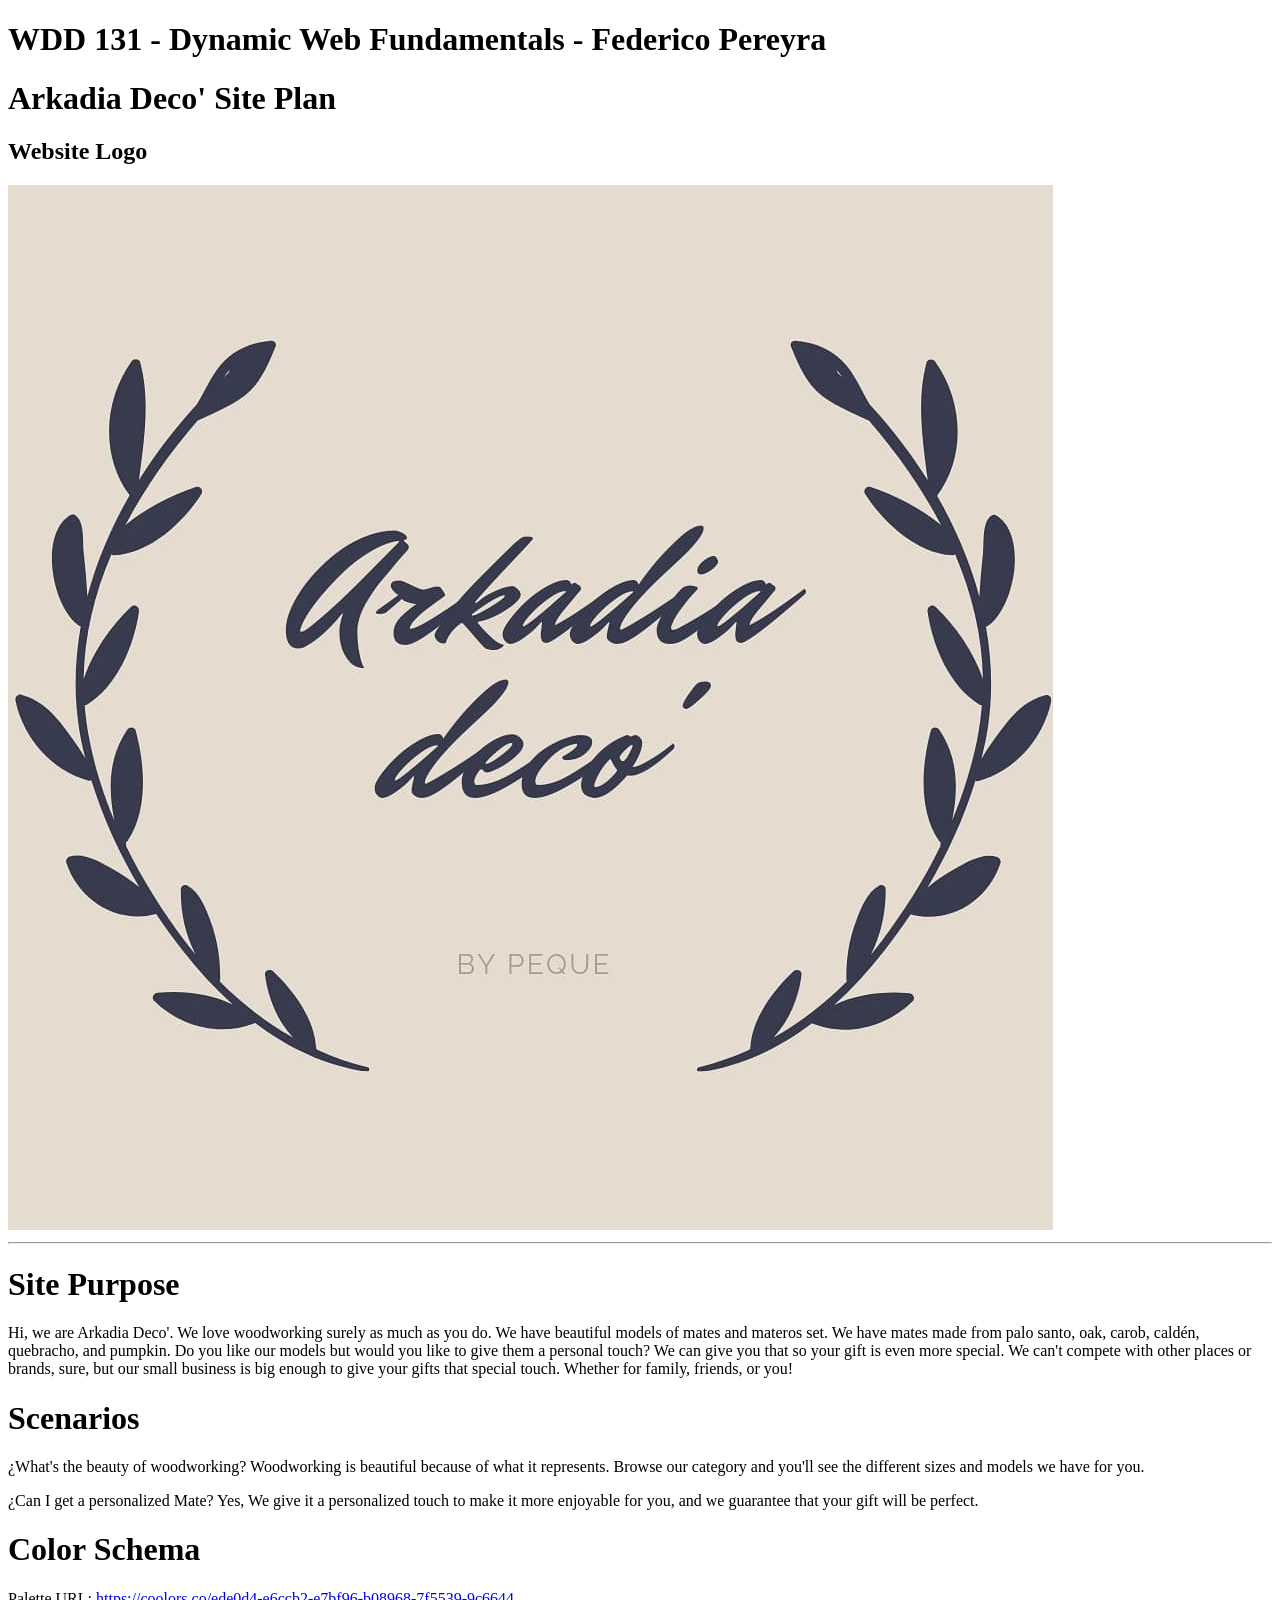
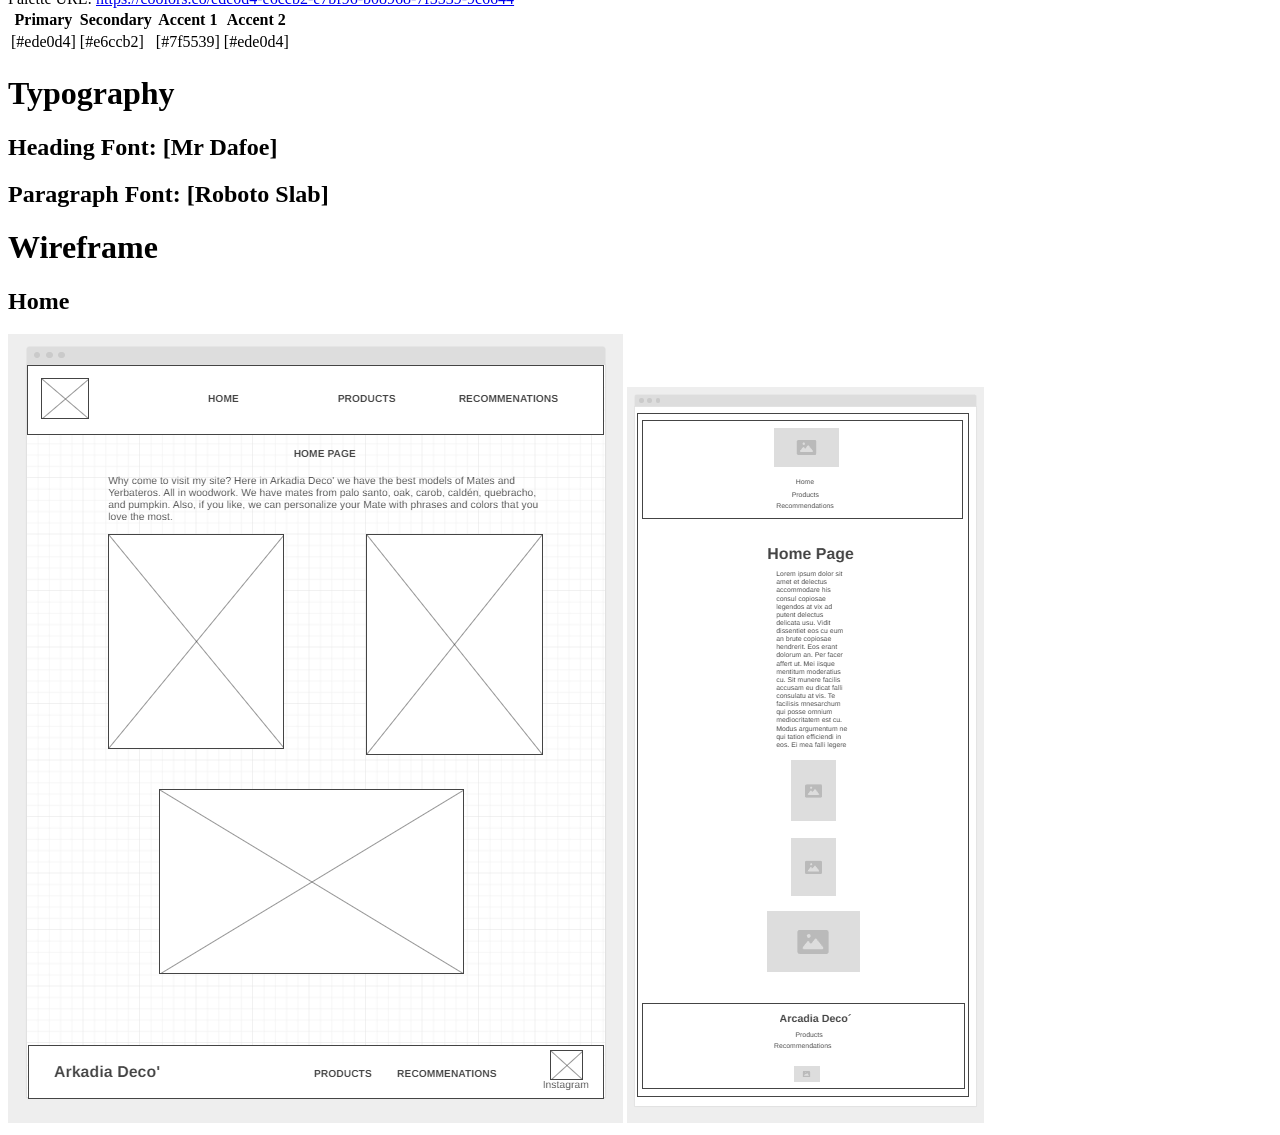
<file: finalproject/siteplan.html>
<!DOCTYPE html>
<html lang="en-us">
    
  <head>
    <meta charset="utf-8">
    <title>Site Plan</title>
  </head>

  <body>
    <header>
    <h1>WDD 131 - Dynamic Web Fundamentals - Federico Pereyra</h1>
    <h1>Arkadia Deco' Site Plan</h1>

    <h2>Website Logo</h2>
    <img src="images/arkadia.jpg" alt="Logo image">

    </header>
    <main>


    <hr>
    <h1>Site Purpose</h1>
    <p>Hi, we are Arkadia Deco'. We love woodworking surely as much as you do. 
        We have beautiful models of mates and materos set. 
        We have mates made from palo santo, oak, carob, caldén, quebracho, and pumpkin. 
        Do you like our models but would you like to give them a personal touch? 
        We can give you that so your gift is even more special. 
        We can't compete with other places or brands, sure, but our small business 
        is big enough to give your gifts that special touch. Whether for family, friends, or you!</p>
      

    <h1>Scenarios</h1>
    <p>¿What's the beauty of woodworking? Woodworking is beautiful because of what it represents.
        Browse our category and you'll see the different sizes and models we have for you.</p>

    <p>¿Can I get a personalized Mate? Yes, We give it a personalized touch to make it more enjoyable for you, 
        and we guarantee that your gift will be perfect.</p>  

    <h1>
    Color Schema
    </h1>
        
    Palette URL: <a href="https://coolors.co/ede0d4-e6ccb2-ef7b96-b08968-7f5539-9c6644" target="_blank">https://coolors.co/ede0d4-e6ccb2-e7bf96-b08968-7f5539-9c6644</a>

    <table class="colors">
    <tr><th>Primary</th><th>Secondary</th><th>Accent 1</th><th>Accent 2</th></tr>
    <tr><td class="primary">[#ede0d4]</td><td class="secondary">[#e6ccb2]</td><td class="accent1">[#7f5539]</td><td class="accent2">[#ede0d4]</td></tr>
    </table>


    <h1>
    Typography
    </h1>


    <h2>
    Heading Font: [Mr Dafoe]  
    </h2>

    <h2>
    Paragraph Font: [Roboto Slab]  
    </h2>
    

    <h1>
    Wireframe
    </h1>

    <h2>Home</h2>

    <img src="images/home-page-wireframe.png" alt="home page wireframe">
    <img src="images/Home-page-wireframe-large.png" alt="home page wireframe large">


    </main>                           
  </body>

</html>
</file>
<file: styles/small.css>
/* Small Screen Styles (Mobile First) */

* {
    box-sizing: border-box;
}

body {
    font-family: 'Inter', sans-serif;
    line-height: 1.6;
    color: #333;
    background-color: #f8f9fa;
    margin: 0;
    padding: 0;
}

/* Header Styles */
header {
    background-color: #fff;
    border-bottom: 1px solid #e9ecef;
    padding: 1rem;
    position: sticky;
    top: 0;
    z-index: 1000;
}

.header-content {
    display: flex;
    justify-content: space-between;
    align-items: center;
    max-width: 1200px;
    margin: 0 auto;
}

.logo-section {
    display: flex;
    align-items: center;
    gap: 0.75rem;
}

.logo {
    width: 32px;
    height: 32px;
    color: #4f46e5;
}

.site-name {
    font-weight: 600;
    font-size: 1.125rem;
    color: #1f2937;
}

/* Hamburger Menu */
.hamburger {
    display: flex;
    flex-direction: column;
    background: none;
    border: none;
    cursor: pointer;
    padding: 0.5rem;
    gap: 0.25rem;
}

.hamburger span {
    width: 25px;
    height: 3px;
    background-color: #374151;
    transition: all 0.3s ease;
}

.hamburger.active span:nth-child(1) {
    transform: rotate(45deg) translate(5px, 5px);
}

.hamburger.active span:nth-child(2) {
    opacity: 0;
}

.hamburger.active span:nth-child(3) {
    transform: rotate(-45deg) translate(7px, -6px);
}

/* Navigation Styles */
nav {
    background-color: #374151;
    max-height: 0;
    overflow: hidden;
    transition: max-height 0.3s ease;
}

nav.open {
    max-height: 200px;
}

nav ul {
    list-style: none;
    margin: 0;
    padding: 0;
}

nav li {
    border-bottom: 1px solid #4b5563;
}

nav li:last-child {
    border-bottom: none;
}

nav a {
    display: block;
    color: #d1d5db;
    text-decoration: none;
    padding: 1rem;
    font-weight: 500;
    transition: all 0.3s ease;
}

nav a:hover,
nav a.active {
    background-color: #4b5563;
    color: #fff;
}

/* Main Content */
main {
    max-width: 1200px;
    margin: 0 auto;
    padding: 2rem 1rem;
}

h1 {
    font-size: 2rem;
    font-weight: 700;
    color: #1f2937;
    margin-bottom: 2rem;
    text-align: center;
}

h2 {
    font-size: 1.5rem;
    font-weight: 600;
    color: #374151;
    margin-bottom: 1rem;
    text-align: center;
    background-color: #374151;
    color: #fff;
    padding: 1rem;
    margin: 0 0 1rem 0;
}

/* Content Grid */
.content-grid {
    display: block;
}

/* Section Styles */
section {
    background-color: #fff;
    border-radius: 8px;
    box-shadow: 0 1px 3px rgba(0, 0, 0, 0.1);
    margin-bottom: 2rem;
    overflow: hidden;
}

.about-section p {
    padding: 1.5rem;
    margin: 0;
    color: #4b5563;
    line-height: 1.7;
}

/* Photo Section */
.photo-section {
    text-align: center;
}

.photo-placeholder {
    padding: 3rem 1.5rem;
    display: flex;
    justify-content: center;
    align-items: center;
    background-color: #f3f4f6;
    color: #9ca3af;
}

.student-photo {
    max-width: 200px;
    height: auto;
    border-radius: 8px;
}

/* Certificate Section */
.certificate-section {
    padding-bottom: 1.5rem;
}

.filter-buttons {
    display: flex;
    gap: 0.5rem;
    padding: 1.5rem;
    justify-content: center;
}

.filter-btn {
    background-color: #f3f4f6;
    border: none;
    padding: 0.75rem 1.5rem;
    border-radius: 6px;
    font-weight: 500;
    cursor: pointer;
    transition: all 0.3s ease;
    color: #374151;
}

.filter-btn:hover {
    background-color: #e5e7eb;
}

.filter-btn.active {
    background-color: #374151;
    color: #fff;
}

/* Course Grid */
.course-grid {
    display: grid;
    grid-template-columns: 1fr;
    gap: 0.75rem;
    padding: 0 1.5rem;
    margin-bottom: 1.5rem;
}

.course-card {
    background-color: #f3f4f6;
    padding: 1rem;
    border-radius: 6px;
    text-align: center;
    font-weight: 500;
    color: #374151;
    transition: all 0.3s ease;
    cursor: pointer;
}

.course-card:hover {
    background-color: #e5e7eb;
    transform: translateY(-2px);
}

.course-card.completed {
    background-color: #d1fae5;
    color: #065f46;
    border: 2px solid #10b981;
}

.course-card.completed:hover {
    background-color: #a7f3d0;
}

.credits-total {
    text-align: center;
    font-weight: 500;
    color: #4b5563;
    margin: 0;
    padding: 0 1.5rem;
}

/* Footer */
footer {
    background-color: #f3f4f6;
    padding: 2rem 1rem;
    text-align: center;
    margin-top: 3rem;
}

.social-links {
    display: flex;
    justify-content: center;
    gap: 1.5rem;
    margin-bottom: 1.5rem;
}

.social-icon {
    width: 24px;
    height: 24px;
    transition: opacity 0.3s ease;
}

.social-links a:hover .social-icon {
    opacity: 0.7;
}

footer p {
    margin: 0.5rem 0;
    color: #6b7280;
    font-size: 0.875rem;
}

#lastModified {
    font-size: 0.75rem;
    color: #9ca3af;
}
</file>
<file: styles/larger.css>
/* Large Screen Styles */

@media (min-width: 768px) {
    /* Header adjustments for larger screens */
    .hamburger {
        display: none;
    }

    /* Navigation - horizontal layout */
    nav {
        background-color: #374151;
        max-height: none;
        overflow: visible;
    }

    nav ul {
        display: flex;
        max-width: 1200px;
        margin: 0 auto;
        padding: 0 1rem;
    }

    nav li {
        border-bottom: none;
        border-right: 1px solid #4b5563;
    }

    nav li:last-child {
        border-right: none;
    }

    nav a {
        padding: 1rem 1.5rem;
        white-space: nowrap;
    }

    /* Main content grid layout */
    main {
        padding: 3rem 2rem;
    }

    h1 {
        font-size: 2.5rem;
        text-align: left;
    }

    /* Two-column layout for about and photo sections */
    .content-grid {
        display: grid;
        grid-template-columns: 1fr 1fr;
        gap: 2rem;
        margin-bottom: 2rem;
    }

    .about-section,
    .photo-section {
        margin-bottom: 0;
    }

    /* Course grid - multiple columns */
    .course-grid {
        grid-template-columns: repeat(auto-fit, minmax(200px, 1fr));
        gap: 1rem;
        padding: 0 2rem;
    }

    .filter-buttons {
        padding: 2rem;
    }

    .filter-btn {
        padding: 1rem 2rem;
        font-size: 1rem;
    }

    /* Footer improvements */
    footer {
        padding: 3rem 2rem;
    }

    .social-links {
        gap: 2rem;
        margin-bottom: 2rem;
    }
}
</file>
<file: chamber/styles/styles.css>
* {
    box-sizing: border-box;
}

body {
    font-family: 'Segoe UI', Tahoma, Geneva, Verdana, sans-serif;
    line-height: 1.6;
    color: #333;
    margin: 0;
    padding: 0;
}

.container {
    max-width: 1200px;
    margin: 0 auto;
    padding: 0 20px;
}


header {
    background-color: #2563eb;
    color: white;
    padding: 1rem 0;
    box-shadow: 0 2px 5px rgba(0,0,0,0.1);
}

header .container {
    display: flex;
    justify-content: space-between;
    align-items: center;
}

.logo h1 {
    margin: 0;
    font-size: 1.8rem;
}

.logo p {
    margin: 0;
    font-size: 0.9rem;
    opacity: 0.9;
}


nav {
    position: relative;
}

.nav-toggle {
    display: none;
    background: none;
    border: none;
    cursor: pointer;
    flex-direction: column;
    padding: 5px;
}

.nav-toggle span {
    display: block;
    width: 25px;
    height: 3px;
    background: white;
    margin: 3px 0;
    transition: 0.3s;
}

.nav-menu {
    display: flex;
    list-style: none;
    margin: 0;
    padding: 0;
    gap: 2rem;
}

.nav-menu a {
    color: white;
    text-decoration: none;
    padding: 0.5rem 1rem;
    border-radius: 5px;
    transition: background-color 0.3s;
}

.nav-menu a:hover,
.nav-menu a.active {
    background-color: rgba(255,255,255,0.2);
}


main {
    padding: 2rem 0;
    min-height: 60vh;
}

.directory-header {
    text-align: center;
    margin-bottom: 2rem;
}

.directory-header h2 {
    color: #2563eb;
    margin-bottom: 0.5rem;
}

.view-controls {
    display: flex;
    gap: 1rem;
    justify-content: center;
    margin-top: 1.5rem;
}

.view-btn {
    background: white;
    border: 2px solid #2563eb;
    color: #2563eb;
    padding: 0.5rem 1rem;
    border-radius: 5px;
    cursor: pointer;
    transition: all 0.3s;
    display: flex;
    align-items: center;
    gap: 0.5rem;
}

.view-btn:hover {
    background-color: #f0f9ff;
}

.view-btn.active {
    background-color: #2563eb;
    color: white;
}


.members-grid {
    display: grid;
    grid-template-columns: repeat(auto-fit, minmax(300px, 1fr));
    gap: 1.5rem;
    margin-top: 2rem;
}

.members-list {
    display: flex;
    flex-direction: column;
    gap: 1rem;
    margin-top: 2rem;
}

.member-card {
    background: white;
    border: 1px solid #e5e7eb;
    border-radius: 10px;
    padding: 1.5rem;
    box-shadow: 0 2px 4px rgba(0,0,0,0.1);
    transition: transform 0.3s, box-shadow 0.3s;
}

.member-card:hover {
    transform: translateY(-2px);
    box-shadow: 0 4px 12px rgba(0,0,0,0.15);
}

.member-image {
    width: 100%;
    height: 200px;
    object-fit: cover;
    border-radius: 8px;
    margin-bottom: 1rem;
}

.member-card h3 {
    color: #2563eb;
    margin: 0 0 0.5rem 0;
    font-size: 1.2rem;
}

.member-card p {
    margin: 0.25rem 0;
    color: #666;
}

.member-card .website {
    color: #2563eb;
    text-decoration: none;
}

.member-card .website:hover {
    text-decoration: underline;
}

.membership-level {
    display: inline-block;
    padding: 0.25rem 0.5rem;
    border-radius: 15px;
    font-size: 0.8rem;
    font-weight: bold;
    margin-top: 0.5rem;
}

.level-1 { background-color: #fef3c7; color: #92400e; }
.level-2 { background-color: #e5e7eb; color: #374151; }
.level-3 { background-color: #fde68a; color: #d97706; }


.members-list .member-card {
    display: flex;
    align-items: center;
    gap: 1rem;
    padding: 1rem;
}

.members-list .member-image {
    width: 80px;
    height: 80px;
    margin-bottom: 0;
    flex-shrink: 0;
}

.members-list .member-info h3 {
    font-size: 1rem;
    margin-bottom: 0.25rem;
}

.members-list .member-info p {
    font-size: 0.9rem;
    margin: 0.1rem 0;
}


footer {
    background-color: #1f2937;
    color: white;
    padding: 2rem 0 1rem;
    margin-top: 3rem;
}

.footer-content {
    display: grid;
    grid-template-columns: repeat(auto-fit, minmax(250px, 1fr));
    gap: 2rem;
    margin-bottom: 2rem;
}

.footer-section h3 {
    color: #60a5fa;
    margin-bottom: 1rem;
}

.footer-section ul {
    list-style: none;
    padding: 0;
}

.footer-section ul li {
    margin-bottom: 0.5rem;
}

.footer-section a {
    color: #d1d5db;
    text-decoration: none;
}

.footer-section a:hover {
    color: white;
}

.footer-bottom {
    border-top: 1px solid #374151;
    padding-top: 1rem;
    text-align: center;
    font-size: 0.9rem;
    color: #9ca3af;
}


.hero {
    background: linear-gradient(rgba(37, 99, 235, 0.8), rgba(37, 99, 235, 0.8)), 
                url('../images/arkadia-icon.jpg') center/cover;
    height: 600px;
    display: flex;
    align-items: center;
    justify-content: center;
    text-align: center;
    color: white;
}

.hero-content h2 {
    font-size: 2.5rem;
    margin-bottom: 1rem;
    text-shadow: 2px 2px 4px rgba(0,0,0,0.3);
}

.hero-content p {
    font-size: 1.2rem;
    margin-bottom: 2rem;
    text-shadow: 1px 1px 2px rgba(0,0,0,0.3);
}

.cta-button {
    display: inline-block;
    background-color: #fbbf24;
    color: #1f2937;
    padding: 1rem 2rem;
    text-decoration: none;
    border-radius: 8px;
    font-weight: bold;
    font-size: 1.1rem;
    transition: all 0.3s;
    box-shadow: 0 4px 6px rgba(0,0,0,0.1);
}

.cta-button:hover {
    background-color: #f59e0b;
    transform: translateY(-2px);
    box-shadow: 0 6px 12px rgba(0,0,0,0.2);
}


.home-grid {
    display: grid;
    grid-template-columns: 1fr;
    gap: 2rem;
    margin: 2rem 0;
}


.events-section {
    background: white;
    padding: 2rem;
    border-radius: 10px;
    box-shadow: 0 2px 10px rgba(0,0,0,0.1);
}

.events-section h3 {
    color: #2563eb;
    margin-bottom: 1.5rem;
    border-bottom: 2px solid #e5e7eb;
    padding-bottom: 0.5rem;
}

.event-card {
    background: #f8fafc;
    padding: 1.5rem;
    border-radius: 8px;
    margin-bottom: 1rem;
    border-left: 4px solid #2563eb;
}

.event-card h4 {
    color: #1f2937;
    margin-bottom: 0.5rem;
}

.event-card p {
    margin: 0.25rem 0;
    color: #4b5563;
}


.weather-section {
    background: white;
    padding: 2rem;
    border-radius: 10px;
    box-shadow: 0 2px 10px rgba(0,0,0,0.1);
}

.weather-section h3 {
    color: #2563eb;
    margin-bottom: 1.5rem;
    border-bottom: 2px solid #e5e7eb;
    padding-bottom: 0.5rem;
}

.weather-info {
    text-align: center;
    margin-bottom: 1rem;
}

.current-weather {
    display: flex;
    align-items: center;
    justify-content: center;
    gap: 1rem;
    margin-bottom: 1.5rem;
}

.temperature {
    font-size: 2.5rem;
    font-weight: bold;
    color: #2563eb;
}

.weather-description {
    font-size: 1.1rem;
    color: #4b5563;
    text-transform: capitalize;
}

.forecast {
    display: grid;
    grid-template-columns: repeat(3, 1fr);
    gap: 1rem;
    margin-top: 1rem;
}

.forecast-day {
    text-align: center;
    padding: 1rem;
    background: #f8fafc;
    border-radius: 8px;
}

.forecast-day h5 {
    margin: 0 0 0.5rem 0;
    color: #1f2937;
}

.forecast-temp {
    font-weight: bold;
    color: #2563eb;
}


.spotlights-section {
    background: white;
    padding: 2rem;
    border-radius: 10px;
    box-shadow: 0 2px 10px rgba(0,0,0,0.1);
}

.spotlights-section h3 {
    color: #2563eb;
    margin-bottom: 1.5rem;
    border-bottom: 2px solid #e5e7eb;
    padding-bottom: 0.5rem;
}

.spotlight-card {
    background: #f8fafc;
    border: 1px solid #e5e7eb;
    border-radius: 8px;
    padding: 1.5rem;
    margin-bottom: 1rem;
    transition: transform 0.3s, box-shadow 0.3s;
}

.spotlight-card:hover {
    transform: translateY(-2px);
    box-shadow: 0 4px 12px rgba(0,0,0,0.15);
}

.spotlight-card h4 {
    color: #2563eb;
    margin-bottom: 0.5rem;
}

.spotlight-card p {
    margin: 0.25rem 0;
    color: #4b5563;
}

.spotlight-card .website {
    color: #2563eb;
    text-decoration: none;
}

.spotlight-card .website:hover {
    text-decoration: underline;
}


@media (max-width: 768px) {
    .nav-toggle {
        display: flex;
    }

    .nav-menu {
        position: absolute;
        top: 100%;
        right: 0;
        background-color: #2563eb;
        flex-direction: column;
        width: 200px;
        max-height: 0;
        overflow: hidden;
        transition: max-height 0.3s;
        box-shadow: 0 2px 5px rgba(0,0,0,0.2);
        border-radius: 0 0 5px 5px;
    }

    .nav-menu.active {
        max-height: 300px;
        padding: 1rem 0;
    }

    .nav-menu li {
        margin: 0;
    }

    .nav-menu a {
        display: block;
        padding: 0.75rem 1rem;
    }

    .members-grid {
        grid-template-columns: 1fr;
    }

    .view-controls {
        flex-direction: column;
        align-items: center;
    }

    .view-btn {
        width: 150px;
        justify-content: center;
    }

    .hero-content h2 {
        font-size: 2rem;
    }

    .hero-content p {
        font-size: 1rem;
    }

    .forecast {
        grid-template-columns: 1fr;
    }

    .members-list .member-card {
        flex-direction: column;
        text-align: center;
    }

    .members-list .member-image {
        width: 100px;
        height: 100px;
    }
}

@media (min-width: 769px) {
    .home-grid {
        grid-template-columns: 2fr 1fr;
        grid-template-areas: 
            "events weather"
            "spotlights spotlights";
    }

    .events-section {
        grid-area: events;
    }

    .weather-section {
        grid-area: weather;
    }

    .spotlights-section {
        grid-area: spotlights;
    }
}

@media (max-width: 480px) {
    .container {
        padding: 0 15px;
    }

    header .container {
        flex-direction: column;
        gap: 1rem;
    }

    .logo {
        text-align: center;
    }

    .members-grid {
        gap: 1rem;
    }
}
</file>
<file: styles/prophets.css>
body {
    font-family: Arial, sans-serif;
    margin: 0;
    padding: 20px;
    background-color: #f0f0f0;
}

header {
    text-align: center;
    margin-bottom: 30px;
}

header h1 {
    color: #4a5568;
    font-size: 2.5rem;
    font-weight: bold;
    margin: 0;
}

main {
    max-width: 1200px;
    margin: 0 auto;
}

#cards {
    display: grid;
    grid-template-columns: repeat(auto-fit, minmax(300px, 1fr));
    gap: 2rem;
    margin-bottom: 4rem;
}


section {
    background: rgba(255, 255, 255, 0.95);
    border-radius: 20px;
    padding: 2rem;
    text-align: center;
    box-shadow: 0 8px 32px rgba(0, 0, 0, 0.1);
    backdrop-filter: blur(10px);
    border: 1px solid rgba(255, 255, 255, 0.2);
    transition: all 0.3s ease;
    transform: translateY(0);
}

section:hover {
    transform: translateY(-8px);
    box-shadow: 0 16px 48px rgba(0, 0, 0, 0.15);
    background: rgba(255, 255, 255, 1);
}

section h2 {
    color: #4a5568;
    font-size: 1.5rem;
    font-weight: bold;
    margin: 0 0 10px 0;
}

section p {
    color: #2d3748;
    font-size: 0.9rem;
    margin: 5px 0;
    line-height: 1.4;
}

section img {
    width: 200px;
    height: 250px;
    object-fit: cover;
    margin-top: 10px;
    border-radius: 4px;
}

footer {
    text-align: center;
    margin-top: 40px;
    padding: 20px;
    color: #4a5568;
    font-size: 1rem;
}


@media (max-width: 1024px) {
    #cards {
        grid-template-columns: repeat(3, 1fr);
    }
}

@media (max-width: 768px) {
    #cards {
        grid-template-columns: repeat(2, 1fr);
    }
    
    header h1 {
        font-size: 2rem;
    }
}

@media (max-width: 480px) {
    #cards {
        grid-template-columns: 1fr;
    }
    
    body {
        padding: 10px;
    }
}
</file>
<file: styles/site-plan.css>
@import url('https://fonts.googleapis.com/css2?family=DM+Serif+Text:ital@0;1&family=Merriweather:ital,opsz,wght@0,18..144,300..900;1,18..144,300..900&family=Roboto:ital,wght@0,100..900;1,100..900&display=swap');


:root {
  
  --primary-color: #ede0d4   ;
  --secondary-color: #e6ccb2 ;
  --accent1-color: #7f5539;
  --accent2-color: #ede0d4;


  --heading-font: "DM Serif";
  --paragraph-font: "Merriweather"; 

 
  --headline-color-on-white: black;  
  --headline-color-on-color: black; 
  --paragraph-color-on-white: #396E94; 
  --paragraph-color-on-color: black; 
  --paragraph-background-color: #ede0d4  ;
  --nav-link-color: black;
  --nav-background-color: #e6ccb2;
  --nav-hover-link-color: white;
  --nav-hover-background-color: #7f5539;
}




body {
  max-width: 960px;
  margin: 0 auto;
  padding: 4em;
  font-size: 18px;
  text-align: center;
}
img {
  display: block;
  margin: 0 auto;
  max-width: 300px;
}
h1, h2, h3, h4, h5, h6 {
  font-family: var(--heading-font);
  color: var(--headline-color-on-white);
}
h2 {
  text-align: center;
}
hr {
  height: 3px;
  margin: 35px 0;
  background: var(--accent1-color);
}
header {
  padding: 1em;
  text-align: center;
  color: var(--paragraph-color-on-color);
  background-color: var(--paragraph-background-color);
}
header > h1, header > h2 {
  color: var(--headline-color-on-color);
}
p {
  font-family: var(--paragraph-font);
  color: var(--paragraph-color);
  padding: 1em;
}
.colors {
  width: 100%;
  min-width: 350px;
  margin: 30px auto;
  text-align: center;
}
.colors th {
  background-color: #999;
}
.colors td{
  width: 25%;
  height: 3em;
}
.primary {
  background-color: var(--primary-color);
}
.secondary {
  background-color: var(--secondary-color);
}
.accent1 {
  background-color: var(--accent1-color);
}
.accent2{
  background-color: var(--accent2-color);
}
p.colored {
  background-color: var(--paragraph-background-color);
  color: var(--paragraph-color-on-color);
}
nav {
  background-color: var(--nav-background-color);
  line-height: 3em;
  text-align: center;
  font-size: 1.2em;
}
nav  {
  list-style-type: none;
  display: flex;
}
nav a {
  padding:1em;
  min-width: 120px;
  text-decoration: none;
  padding: 10px;
}
nav a:link, nav a:visited {
  color: var(--nav-link-color);
}
nav a:hover {
  color: var(--nav-hover-link-color);
  background-color: var(--nav-hover-background-color);
}
.sitemap {
  display: grid;
  justify-content: center;

  grid-template-columns: repeat(6, 15%);
  grid-template-rows: 3em 1.5em 1.5em 3em;
  grid-template-areas: ". . home home . ."
    ". . . top . ."
    ". left left right right ."
    "page2 page2 . . page3 page3";
}
.sitemap > div {
  text-align: center;
}
.sm-home {
  grid-area: home;
  background-color: #ccc;
  line-height: 3em;
}
.sm-page2 {
  grid-area: page2;
  background-color: #ccc;
  line-height: 3em;
}
.sm-page3 {
  grid-area: page3;
  background-color: #ccc;
  line-height: 3em;
}
.top {
  grid-area: top;
  border-left: 1px solid;
}
.left {
  grid-area: left;
  border-top: 1px solid;
  border-left: 1px solid;
}
.right {
  grid-area: right;
  border-top: 1px solid;
  border-right: 1px solid;
}
</file>
<file: chamber/styles/discoverstyles.css>
/* Reset and Base Styles */
* {
    box-sizing: border-box;
}

body {
    font-family: 'Segoe UI', Tahoma, Geneva, Verdana, sans-serif;
    line-height: 1.6;
    color: #333;
    margin: 0;
    padding: 0;
}

.container {
    max-width: 1200px;
    margin: 0 auto;
    padding: 0 20px;
}

/* Header Styles */
header {
    background-color: #2563eb;
    color: white;
    padding: 1rem 0;
    box-shadow: 0 2px 5px rgba(0,0,0,0.1);
}

header .container {
    display: flex;
    justify-content: space-between;
    align-items: center;
}

.logo h1 {
    margin: 0;
    font-size: 1.8rem;
}

.logo p {
    margin: 0;
    font-size: 0.9rem;
    opacity: 0.9;
}

/* Navigation Styles */
nav {
    position: relative;
}

.nav-toggle {
    display: none;
    background: none;
    border: none;
    cursor: pointer;
    flex-direction: column;
    padding: 5px;
}

.nav-toggle span {
    display: block;
    width: 25px;
    height: 3px;
    background: white;
    margin: 3px 0;
    transition: 0.3s;
}

.nav-menu {
    display: flex;
    list-style: none;
    margin: 0;
    padding: 0;
    gap: 2rem;
}

.nav-menu a {
    color: white;
    text-decoration: none;
    padding: 0.5rem 1rem;
    border-radius: 5px;
    transition: background-color 0.3s;
}

.nav-menu a:hover,
.nav-menu a.active {
    background-color: rgba(255,255,255,0.2);
}

/* Main Content */
main {
    padding: 2rem 0;
    min-height: 60vh;
}

.directory-header {
    text-align: center;
    margin-bottom: 2rem;
}

.directory-header h2 {
    color: #2563eb;
    margin-bottom: 0.5rem;
}

.view-controls {
    display: flex;
    gap: 1rem;
    justify-content: center;
    margin-top: 1.5rem;
}

.view-btn {
    background: white;
    border: 2px solid #2563eb;
    color: #2563eb;
    padding: 0.5rem 1rem;
    border-radius: 5px;
    cursor: pointer;
    transition: all 0.3s;
    display: flex;
    align-items: center;
    gap: 0.5rem;
}

.view-btn:hover {
    background-color: #f0f9ff;
}

.view-btn.active {
    background-color: #2563eb;
    color: white;
}

/* Members Display */
.members-grid {
    display: grid;
    grid-template-columns: repeat(auto-fit, minmax(300px, 1fr));
    gap: 1.5rem;
    margin-top: 2rem;
}

.members-list {
    display: flex;
    flex-direction: column;
    gap: 1rem;
    margin-top: 2rem;
}

.member-card {
    background: white;
    border: 1px solid #e5e7eb;
    border-radius: 10px;
    padding: 1.5rem;
    box-shadow: 0 2px 4px rgba(0,0,0,0.1);
    transition: transform 0.3s, box-shadow 0.3s;
}

.member-card:hover {
    transform: translateY(-2px);
    box-shadow: 0 4px 12px rgba(0,0,0,0.15);
}

.member-image {
    width: 100%;
    height: 200px;
    object-fit: cover;
    border-radius: 8px;
    margin-bottom: 1rem;
}

.member-card h3 {
    color: #2563eb;
    margin: 0 0 0.5rem 0;
    font-size: 1.2rem;
}

.member-card p {
    margin: 0.25rem 0;
    color: #666;
}

.member-card .website {
    color: #2563eb;
    text-decoration: none;
}

.member-card .website:hover {
    text-decoration: underline;
}

.membership-level {
    display: inline-block;
    padding: 0.25rem 0.5rem;
    border-radius: 15px;
    font-size: 0.8rem;
    font-weight: bold;
    margin-top: 0.5rem;
}

.level-1 { background-color: #fef3c7; color: #92400e; }
.level-2 { background-color: #e5e7eb; color: #374151; }
.level-3 { background-color: #fde68a; color: #d97706; }

/* List View Styles */
.members-list .member-card {
    display: flex;
    align-items: center;
    gap: 1rem;
    padding: 1rem;
}

.members-list .member-image {
    width: 80px;
    height: 80px;
    margin-bottom: 0;
    flex-shrink: 0;
}

.members-list .member-info h3 {
    font-size: 1rem;
    margin-bottom: 0.25rem;
}

.members-list .member-info p {
    font-size: 0.9rem;
    margin: 0.1rem 0;
}

/* Footer Styles */
footer {
    background-color: #1f2937;
    color: white;
    padding: 2rem 0 1rem;
    margin-top: 3rem;
}

.footer-content {
    display: grid;
    grid-template-columns: repeat(auto-fit, minmax(250px, 1fr));
    gap: 2rem;
    margin-bottom: 2rem;
}

.footer-section h3 {
    color: #60a5fa;
    margin-bottom: 1rem;
}

.footer-section ul {
    list-style: none;
    padding: 0;
}

.footer-section ul li {
    margin-bottom: 0.5rem;
}

.footer-section a {
    color: #d1d5db;
    text-decoration: none;
}

.footer-section a:hover {
    color: white;
}

.footer-bottom {
    border-top: 1px solid #374151;
    padding-top: 1rem;
    text-align: center;
    font-size: 0.9rem;
    color: #9ca3af;
}

/* Hero Section */
.hero {
    background: linear-gradient(rgba(37, 99, 235, 0.8), rgba(37, 99, 235, 0.8)), 
                url('../images/hero-background.png') center/cover;
    height: 400px;
    display: flex;
    align-items: center;
    justify-content: center;
    text-align: center;
    color: white;
}

.hero-content h2 {
    font-size: 2.5rem;
    margin-bottom: 1rem;
    text-shadow: 2px 2px 4px rgba(0,0,0,0.3);
}

.hero-content p {
    font-size: 1.2rem;
    margin-bottom: 2rem;
    text-shadow: 1px 1px 2px rgba(0,0,0,0.3);
}

.cta-button {
    display: inline-block;
    background-color: #fbbf24;
    color: #1f2937;
    padding: 1rem 2rem;
    text-decoration: none;
    border-radius: 8px;
    font-weight: bold;
    font-size: 1.1rem;
    transition: all 0.3s;
    box-shadow: 0 4px 6px rgba(0,0,0,0.1);
}

.cta-button:hover {
    background-color: #f59e0b;
    transform: translateY(-2px);
    box-shadow: 0 6px 12px rgba(0,0,0,0.2);
}

/* Home Grid Layout */
.home-grid {
    display: grid;
    grid-template-columns: 1fr;
    gap: 2rem;
    margin: 2rem 0;
}

/* Events Section */
.events-section {
    background: white;
    padding: 2rem;
    border-radius: 10px;
    box-shadow: 0 2px 10px rgba(0,0,0,0.1);
}

.events-section h3 {
    color: #2563eb;
    margin-bottom: 1.5rem;
    border-bottom: 2px solid #e5e7eb;
    padding-bottom: 0.5rem;
}

.event-card {
    background: #f8fafc;
    padding: 1.5rem;
    border-radius: 8px;
    margin-bottom: 1rem;
    border-left: 4px solid #2563eb;
}

.event-card h4 {
    color: #1f2937;
    margin-bottom: 0.5rem;
}

.event-card p {
    margin: 0.25rem 0;
    color: #4b5563;
}

/* Weather Section */
.weather-section {
    background: white;
    padding: 2rem;
    border-radius: 10px;
    box-shadow: 0 2px 10px rgba(0,0,0,0.1);
}

.weather-section h3 {
    color: #2563eb;
    margin-bottom: 1.5rem;
    border-bottom: 2px solid #e5e7eb;
    padding-bottom: 0.5rem;
}

.weather-info {
    text-align: center;
    margin-bottom: 1rem;
}

.current-weather {
    display: flex;
    align-items: center;
    justify-content: center;
    gap: 1rem;
    margin-bottom: 1.5rem;
}

.temperature {
    font-size: 2.5rem;
    font-weight: bold;
    color: #2563eb;
}

.weather-description {
    font-size: 1.1rem;
    color: #4b5563;
    text-transform: capitalize;
}

.forecast {
    display: grid;
    grid-template-columns: repeat(3, 1fr);
    gap: 1rem;
    margin-top: 1rem;
}

.forecast-day {
    text-align: center;
    padding: 1rem;
    background: #f8fafc;
    border-radius: 8px;
}

.forecast-day h5 {
    margin: 0 0 0.5rem 0;
    color: #1f2937;
}

.forecast-temp {
    font-weight: bold;
    color: #2563eb;
}

/* Spotlights Section */
.spotlights-section {
    background: white;
    padding: 2rem;
    border-radius: 10px;
    box-shadow: 0 2px 10px rgba(0,0,0,0.1);
}

.spotlights-section h3 {
    color: #2563eb;
    margin-bottom: 1.5rem;
    border-bottom: 2px solid #e5e7eb;
    padding-bottom: 0.5rem;
}

.spotlight-card {
    background: #f8fafc;
    border: 1px solid #e5e7eb;
    border-radius: 8px;
    padding: 1.5rem;
    margin-bottom: 1rem;
    transition: transform 0.3s, box-shadow 0.3s;
}

.spotlight-card:hover {
    transform: translateY(-2px);
    box-shadow: 0 4px 12px rgba(0,0,0,0.15);
}

.spotlight-card h4 {
    color: #2563eb;
    margin-bottom: 0.5rem;
}

.spotlight-card p {
    margin: 0.25rem 0;
    color: #4b5563;
}

.spotlight-card .website {
    color: #2563eb;
    text-decoration: none;
}

.spotlight-card .website:hover {
    text-decoration: underline;
}

/* Join Page Styles */
.join-header {
    text-align: center;
    margin-bottom: 2rem;
}

.join-header h2 {
    color: #2563eb;
    margin-bottom: 0.5rem;
}

.join-content {
    display: grid;
    grid-template-columns: 1fr;
    gap: 2rem;
    margin: 2rem 0;
}

/* Application Form Styles */
.application-form {
    background: white;
    padding: 2rem;
    border-radius: 10px;
    box-shadow: 0 2px 10px rgba(0,0,0,0.1);
}

.application-form h3 {
    color: #2563eb;
    margin-bottom: 1.5rem;
    border-bottom: 2px solid #e5e7eb;
    padding-bottom: 0.5rem;
}

.application-form form {
    display: flex;
    flex-direction: column;
    gap: 1rem;
}

.application-form label {
    display: flex;
    flex-direction: column;
    font-weight: bold;
    color: #374151;
}

.application-form input,
.application-form textarea {
    margin-top: 0.5rem;
    padding: 0.75rem;
    border: 1px solid #d1d5db;
    border-radius: 5px;
    font-size: 1rem;
    transition: border-color 0.3s;
}

.application-form input:focus,
.application-form textarea:focus {
    outline: none;
    border-color: #2563eb;
    box-shadow: 0 0 0 3px rgba(37, 99, 235, 0.1);
}

.application-form fieldset {
    border: 1px solid #d1d5db;
    border-radius: 5px;
    padding: 1rem;
    margin: 0;
}

.application-form legend {
    font-weight: bold;
    color: #374151;
    padding: 0 0.5rem;
}

.application-form fieldset label {
    flex-direction: row;
    align-items: center;
    font-weight: normal;
    margin-bottom: 0.5rem;
}

.application-form fieldset input[type="radio"] {
    margin-right: 0.5rem;
    margin-top: 0;
    width: auto;
}

.application-form input[type="submit"] {
    background-color: #2563eb;
    color: white;
    border: none;
    padding: 1rem 2rem;
    border-radius: 5px;
    font-size: 1.1rem;
    font-weight: bold;
    cursor: pointer;
    transition: background-color 0.3s;
    margin-top: 1rem;
}

.application-form input[type="submit"]:hover {
    background-color: #1d4ed8;
}

/* Membership Cards Styles */
.membership-cards {
    background: white;
    padding: 2rem;
    border-radius: 10px;
    box-shadow: 0 2px 10px rgba(0,0,0,0.1);
}

.membership-cards h3 {
    color: #2563eb;
    margin-bottom: 1.5rem;
    border-bottom: 2px solid #e5e7eb;
    padding-bottom: 0.5rem;
    text-align: center;
}

.card {
    background: #f8fafc;
    border: 2px solid #e5e7eb;
    border-radius: 10px;
    padding: 1.5rem;
    margin-bottom: 1rem;
    text-align: center;
    transition: all 0.3s ease;
    animation: slideInUp 0.6s ease-out;
}

.card:nth-child(2) { animation-delay: 0.1s; }
.card:nth-child(3) { animation-delay: 0.2s; }
.card:nth-child(4) { animation-delay: 0.3s; }
.card:nth-child(5) { animation-delay: 0.4s; }

@keyframes slideInUp {
    from {
        opacity: 0;
        transform: translateY(30px);
    }
    to {
        opacity: 1;
        transform: translateY(0);
    }
}

.card h4 {
    color: #1f2937;
    margin-bottom: 0.5rem;
    font-size: 1.3rem;
}

.card p {
    color: #6b7280;
    margin: 0.5rem 0;
}

.card .price {
    font-size: 1.2rem;
    font-weight: bold;
    color: #2563eb;
    margin: 1rem 0;
}

.info-btn {
    background-color: #2563eb;
    color: white;
    border: none;
    padding: 0.75rem 1.5rem;
    border-radius: 5px;
    cursor: pointer;
    font-weight: bold;
    transition: background-color 0.3s;
}

.info-btn:hover {
    background-color: #1d4ed8;
}

.np-card { border-color: #10b981; }
.bronze-card { border-color: #d97706; }
.silver-card { border-color: #6b7280; }
.gold-card { border-color: #f59e0b; }

/* Modal Styles */
.modal {
    display: none;
    position: fixed;
    z-index: 1000;
    left: 0;
    top: 0;
    width: 100%;
    height: 100%;
    background-color: rgba(0,0,0,0.5);
}

.modal-content {
    background-color: white;
    margin: 10% auto;
    padding: 2rem;
    border-radius: 10px;
    width: 90%;
    max-width: 500px;
    position: relative;
    animation: modalSlideIn 0.3s ease-out;
}

@keyframes modalSlideIn {
    from {
        opacity: 0;
        transform: translateY(-50px);
    }
    to {
        opacity: 1;
        transform: translateY(0);
    }
}

.close {
    color: #aaa;
    float: right;
    font-size: 28px;
    font-weight: bold;
    cursor: pointer;
    position: absolute;
    top: 1rem;
    right: 1.5rem;
}

.close:hover {
    color: #000;
}

.modal-content h3 {
    color: #2563eb;
    margin-bottom: 1rem;
}

.modal-content ul {
    list-style-type: none;
    padding: 0;
}

.modal-content li {
    padding: 0.5rem 0;
    border-bottom: 1px solid #e5e7eb;
    position: relative;
    padding-left: 1.5rem;
}

.modal-content li:before {
    content: "✓";
    color: #10b981;
    font-weight: bold;
    position: absolute;
    left: 0;
}

/* Thank You Page Styles */
.thank-you {
    text-align: center;
    max-width: 800px;
    margin: 0 auto;
    padding: 2rem;
}

.thank-you h2 {
    color: #2563eb;
    font-size: 2.5rem;
    margin-bottom: 1rem;
}

.application-summary {
    background: white;
    padding: 2rem;
    border-radius: 10px;
    box-shadow: 0 2px 10px rgba(0,0,0,0.1);
    margin: 2rem 0;
    text-align: left;
}

.application-summary h3 {
    color: #2563eb;
    margin-bottom: 1rem;
    text-align: center;
}

.form-data-item {
    padding: 0.75rem;
    border-bottom: 1px solid #e5e7eb;
    display: flex;
    justify-content: space-between;
    align-items: center;
}

.form-data-item:last-child {
    border-bottom: none;
}

.next-steps {
    background: #f8fafc;
    padding: 2rem;
    border-radius: 10px;
    margin: 2rem 0;
}

.next-steps h3 {
    color: #2563eb;
    margin-bottom: 1rem;
}

/* Discover Page Styles */
.discover-header {
    text-align: center;
    margin-bottom: 2rem;
}

.discover-header h2 {
    color: #2563eb;
    margin-bottom: 0.5rem;
}

.discover-layout {
    display: grid;
    gap: 2rem;
    margin: 2rem 0;
}

.discover-cards {
    display: grid;
    gap: 1.5rem;
}

.discover-card {
    background: white;
    border: 1px solid #e5e7eb;
    border-radius: 10px;
    padding: 1.5rem;
    box-shadow: 0 2px 4px rgba(0,0,0,0.1);
    transition: transform 0.3s, box-shadow 0.3s;
}

.discover-card:hover {
    transform: translateY(-2px);
    box-shadow: 0 4px 12px rgba(0,0,0,0.15);
}

.discover-card h2 {
    color: #2563eb;
    margin: 0 0 1rem 0;
    font-size: 1.3rem;
}

.discover-card figure {
    margin: 0 0 1rem 0;
}

.discover-card img {
    width: 100%;
    height: 200px;
    object-fit: cover;
    border-radius: 8px;
    transition: transform 0.3s, filter 0.3s;
}

.discover-card address {
    font-style: normal;
    color: #6b7280;
    margin-bottom: 1rem;
    font-weight: bold;
}

.discover-card p {
    color: #4b5563;
    line-height: 1.6;
    margin-bottom: 1.5rem;
}

.learn-more-btn {
    background-color: #2563eb;
    color: white;
    border: none;
    padding: 0.75rem 1.5rem;
    border-radius: 5px;
    cursor: pointer;
    font-weight: bold;
    transition: background-color 0.3s;
    width: 100%;
}

.learn-more-btn:hover {
    background-color: #1d4ed8;
}

/* Sidebar Styles */
.sidebar {
    background: white;
    border-radius: 10px;
    box-shadow: 0 2px 10px rgba(0,0,0,0.1);
    height: fit-content;
}

.visit-info {
    padding: 2rem;
    text-align: center;
}

.visit-info h3 {
    color: #2563eb;
    margin-bottom: 1rem;
}

.visit-info p {
    color: #4b5563;
    font-size: 1.1rem;
}

/* Grid Areas for Small Screens (320px - 640px) */
@media (max-width: 640px) {
    .discover-layout {
        grid-template-areas: 
            "sidebar"
            "cards";
        grid-template-columns: 1fr;
    }
    
    .discover-cards {
        grid-area: cards;
        grid-template-areas:
            "card1"
            "card2"
            "card3"
            "card4"
            "card5"
            "card6"
            "card7"
            "card8";
        grid-template-columns: 1fr;
    }
    
    .sidebar {
        grid-area: sidebar;
    }
}

/* Grid Areas for Medium Screens (641px - 1024px) */
@media (min-width: 641px) and (max-width: 1024px) {
    .discover-layout {
        grid-template-areas: 
            "cards cards sidebar";
        grid-template-columns: 2fr 2fr 1fr;
    }
    
    .discover-cards {
        grid-area: cards;
        grid-template-areas:
            "card1 card2"
            "card3 card4"
            "card5 card6"
            "card7 card8";
        grid-template-columns: 1fr 1fr;
    }
    
    .sidebar {
        grid-area: sidebar;
    }
    
    /* Image hover effects for medium screens */
    .discover-card img:hover {
        transform: scale(1.05);
        filter: brightness(1.1);
    }
}

/* Grid Areas for Large Screens (1025px and above) */
@media (min-width: 1025px) {
    .discover-layout {
        grid-template-areas: 
            "cards cards cards sidebar";
        grid-template-columns: 1fr 1fr 1fr 300px;
    }
    
    .discover-cards {
        grid-area: cards;
        grid-template-areas:
            "card1 card2 card3"
            "card4 card5 card6"
            "card7 card8 .";
        grid-template-columns: 1fr 1fr 1fr;
    }
    
    .sidebar {
        grid-area: sidebar;
    }
    
    /* Image hover effects for large screens */
    .discover-card img:hover {
        transform: scale(1.05);
        filter: brightness(1.1) saturate(1.2);
    }
}

/* Responsive Design */
@media (max-width: 768px) {
    .nav-toggle {
        display: flex;
    }

    .nav-menu {
        position: absolute;
        top: 100%;
        right: 0;
        background-color: #2563eb;
        flex-direction: column;
        width: 200px;
        max-height: 0;
        overflow: hidden;
        transition: max-height 0.3s;
        box-shadow: 0 2px 5px rgba(0,0,0,0.2);
        border-radius: 0 0 5px 5px;
    }

    .nav-menu.active {
        max-height: 300px;
        padding: 1rem 0;
    }

    .nav-menu li {
        margin: 0;
    }

    .nav-menu a {
        display: block;
        padding: 0.75rem 1rem;
    }

    .members-grid {
        grid-template-columns: 1fr;
    }

    .view-controls {
        flex-direction: column;
        align-items: center;
    }

    .view-btn {
        width: 150px;
        justify-content: center;
    }

    .hero-content h2 {
        font-size: 2rem;
    }

    .hero-content p {
        font-size: 1rem;
    }

    .forecast {
        grid-template-columns: 1fr;
    }

    .members-list .member-card {
        flex-direction: column;
        text-align: center;
    }

    .members-list .member-image {
        width: 100px;
        height: 100px;
    }

    .card {
        margin-bottom: 1rem;
    }

    .modal-content {
        margin: 20% auto;
        width: 95%;
        padding: 1.5rem;
    }

    .form-data-item {
        flex-direction: column;
        align-items: flex-start;
        gap: 0.25rem;
    }
}

@media (min-width: 769px) {
    .home-grid {
        grid-template-columns: 2fr 1fr;
        grid-template-areas: 
            "events weather"
            "spotlights spotlights";
    }

    .events-section {
        grid-area: events;
    }

    .weather-section {
        grid-area: weather;
    }

    .spotlights-section {
        grid-area: spotlights;
    }

    .join-content {
        grid-template-columns: 2fr 1fr;
        gap: 3rem;
    }
}

@media (max-width: 480px) {
    .container {
        padding: 0 15px;
    }

    header .container {
        flex-direction: column;
        gap: 1rem;
    }

    .logo {
        text-align: center;
    }

    .members-grid {
        gap: 1rem;
    }
}
</file>
<file: chamber/styles/joinstyles.css>
* {
    box-sizing: border-box;
}

body {
    font-family: 'Segoe UI', Tahoma, Geneva, Verdana, sans-serif;
    line-height: 1.6;
    color: #333;
    margin: 0;
    padding: 0;
}

.container {
    max-width: 1200px;
    margin: 0 auto;
    padding: 0 20px;
}


header {
    background-color: #2563eb;
    color: white;
    padding: 1rem 0;
    box-shadow: 0 2px 5px rgba(0,0,0,0.1);
}

header .container {
    display: flex;
    justify-content: space-between;
    align-items: center;
}

.logo h1 {
    margin: 0;
    font-size: 1.8rem;
}

.logo p {
    margin: 0;
    font-size: 0.9rem;
    opacity: 0.9;
}


nav {
    position: relative;
}

.nav-toggle {
    display: none;
    background: none;
    border: none;
    cursor: pointer;
    flex-direction: column;
    padding: 5px;
}

.nav-toggle span {
    display: block;
    width: 25px;
    height: 3px;
    background: white;
    margin: 3px 0;
    transition: 0.3s;
}

.nav-menu {
    display: flex;
    list-style: none;
    margin: 0;
    padding: 0;
    gap: 2rem;
}

.nav-menu a {
    color: white;
    text-decoration: none;
    padding: 0.5rem 1rem;
    border-radius: 5px;
    transition: background-color 0.3s;
}

.nav-menu a:hover,
.nav-menu a.active {
    background-color: rgba(255,255,255,0.2);
}


main {
    padding: 2rem 0;
    min-height: 60vh;
}

.directory-header {
    text-align: center;
    margin-bottom: 2rem;
}

.directory-header h2 {
    color: #2563eb;
    margin-bottom: 0.5rem;
}

.view-controls {
    display: flex;
    gap: 1rem;
    justify-content: center;
    margin-top: 1.5rem;
}

.view-btn {
    background: white;
    border: 2px solid #2563eb;
    color: #2563eb;
    padding: 0.5rem 1rem;
    border-radius: 5px;
    cursor: pointer;
    transition: all 0.3s;
    display: flex;
    align-items: center;
    gap: 0.5rem;
}

.view-btn:hover {
    background-color: #f0f9ff;
}

.view-btn.active {
    background-color: #2563eb;
    color: white;
}


.members-grid {
    display: grid;
    grid-template-columns: repeat(auto-fit, minmax(300px, 1fr));
    gap: 1.5rem;
    margin-top: 2rem;
}

.members-list {
    display: flex;
    flex-direction: column;
    gap: 1rem;
    margin-top: 2rem;
}

.member-card {
    background: white;
    border: 1px solid #e5e7eb;
    border-radius: 10px;
    padding: 1.5rem;
    box-shadow: 0 2px 4px rgba(0,0,0,0.1);
    transition: transform 0.3s, box-shadow 0.3s;
}

.member-card:hover {
    transform: translateY(-2px);
    box-shadow: 0 4px 12px rgba(0,0,0,0.15);
}

.member-image {
    width: 100%;
    height: 200px;
    object-fit: cover;
    border-radius: 8px;
    margin-bottom: 1rem;
}

.member-card h3 {
    color: #2563eb;
    margin: 0 0 0.5rem 0;
    font-size: 1.2rem;
}

.member-card p {
    margin: 0.25rem 0;
    color: #666;
}

.member-card .website {
    color: #2563eb;
    text-decoration: none;
}

.member-card .website:hover {
    text-decoration: underline;
}

.membership-level {
    display: inline-block;
    padding: 0.25rem 0.5rem;
    border-radius: 15px;
    font-size: 0.8rem;
    font-weight: bold;
    margin-top: 0.5rem;
}

.level-1 { background-color: #fef3c7; color: #92400e; }
.level-2 { background-color: #e5e7eb; color: #374151; }
.level-3 { background-color: #fde68a; color: #d97706; }


.members-list .member-card {
    display: flex;
    align-items: center;
    gap: 1rem;
    padding: 1rem;
}

.members-list .member-image {
    width: 80px;
    height: 80px;
    margin-bottom: 0;
    flex-shrink: 0;
}

.members-list .member-info h3 {
    font-size: 1rem;
    margin-bottom: 0.25rem;
}

.members-list .member-info p {
    font-size: 0.9rem;
    margin: 0.1rem 0;
}


footer {
    background-color: #1f2937;
    color: white;
    padding: 2rem 0 1rem;
    margin-top: 3rem;
}

.footer-content {
    display: grid;
    grid-template-columns: repeat(auto-fit, minmax(250px, 1fr));
    gap: 2rem;
    margin-bottom: 2rem;
}

.footer-section h3 {
    color: #60a5fa;
    margin-bottom: 1rem;
}

.footer-section ul {
    list-style: none;
    padding: 0;
}

.footer-section ul li {
    margin-bottom: 0.5rem;
}

.footer-section a {
    color: #d1d5db;
    text-decoration: none;
}

.footer-section a:hover {
    color: white;
}

.footer-bottom {
    border-top: 1px solid #374151;
    padding-top: 1rem;
    text-align: center;
    font-size: 0.9rem;
    color: #9ca3af;
}


.hero {
    background: linear-gradient(rgba(37, 99, 235, 0.8), rgba(37, 99, 235, 0.8)), 
                url('../images/hero-background.png') center/cover;
    height: 400px;
    display: flex;
    align-items: center;
    justify-content: center;
    text-align: center;
    color: white;
}

.hero-content h2 {
    font-size: 2.5rem;
    margin-bottom: 1rem;
    text-shadow: 2px 2px 4px rgba(0,0,0,0.3);
}

.hero-content p {
    font-size: 1.2rem;
    margin-bottom: 2rem;
    text-shadow: 1px 1px 2px rgba(0,0,0,0.3);
}

.cta-button {
    display: inline-block;
    background-color: #fbbf24;
    color: #1f2937;
    padding: 1rem 2rem;
    text-decoration: none;
    border-radius: 8px;
    font-weight: bold;
    font-size: 1.1rem;
    transition: all 0.3s;
    box-shadow: 0 4px 6px rgba(0,0,0,0.1);
}

.cta-button:hover {
    background-color: #f59e0b;
    transform: translateY(-2px);
    box-shadow: 0 6px 12px rgba(0,0,0,0.2);
}


.home-grid {
    display: grid;
    grid-template-columns: 1fr;
    gap: 2rem;
    margin: 2rem 0;
}


.events-section {
    background: white;
    padding: 2rem;
    border-radius: 10px;
    box-shadow: 0 2px 10px rgba(0,0,0,0.1);
}

.events-section h3 {
    color: #2563eb;
    margin-bottom: 1.5rem;
    border-bottom: 2px solid #e5e7eb;
    padding-bottom: 0.5rem;
}

.event-card {
    background: #f8fafc;
    padding: 1.5rem;
    border-radius: 8px;
    margin-bottom: 1rem;
    border-left: 4px solid #2563eb;
}

.event-card h4 {
    color: #1f2937;
    margin-bottom: 0.5rem;
}

.event-card p {
    margin: 0.25rem 0;
    color: #4b5563;
}


.weather-section {
    background: white;
    padding: 2rem;
    border-radius: 10px;
    box-shadow: 0 2px 10px rgba(0,0,0,0.1);
}

.weather-section h3 {
    color: #2563eb;
    margin-bottom: 1.5rem;
    border-bottom: 2px solid #e5e7eb;
    padding-bottom: 0.5rem;
}

.weather-info {
    text-align: center;
    margin-bottom: 1rem;
}

.current-weather {
    display: flex;
    align-items: center;
    justify-content: center;
    gap: 1rem;
    margin-bottom: 1.5rem;
}

.temperature {
    font-size: 2.5rem;
    font-weight: bold;
    color: #2563eb;
}

.weather-description {
    font-size: 1.1rem;
    color: #4b5563;
    text-transform: capitalize;
}

.forecast {
    display: grid;
    grid-template-columns: repeat(3, 1fr);
    gap: 1rem;
    margin-top: 1rem;
}

.forecast-day {
    text-align: center;
    padding: 1rem;
    background: #f8fafc;
    border-radius: 8px;
}

.forecast-day h5 {
    margin: 0 0 0.5rem 0;
    color: #1f2937;
}

.forecast-temp {
    font-weight: bold;
    color: #2563eb;
}


.spotlights-section {
    background: white;
    padding: 2rem;
    border-radius: 10px;
    box-shadow: 0 2px 10px rgba(0,0,0,0.1);
}

.spotlights-section h3 {
    color: #2563eb;
    margin-bottom: 1.5rem;
    border-bottom: 2px solid #e5e7eb;
    padding-bottom: 0.5rem;
}

.spotlight-card {
    background: #f8fafc;
    border: 1px solid #e5e7eb;
    border-radius: 8px;
    padding: 1.5rem;
    margin-bottom: 1rem;
    transition: transform 0.3s, box-shadow 0.3s;
}

.spotlight-card:hover {
    transform: translateY(-2px);
    box-shadow: 0 4px 12px rgba(0,0,0,0.15);
}

.spotlight-card h4 {
    color: #2563eb;
    margin-bottom: 0.5rem;
}

.spotlight-card p {
    margin: 0.25rem 0;
    color: #4b5563;
}

.spotlight-card .website {
    color: #2563eb;
    text-decoration: none;
}

.spotlight-card .website:hover {
    text-decoration: underline;
}


.join-header {
    text-align: center;
    margin-bottom: 2rem;
}

.join-header h2 {
    color: #2563eb;
    margin-bottom: 0.5rem;
}

.join-content {
    display: grid;
    grid-template-columns: 1fr;
    gap: 2rem;
    margin: 2rem 0;
}


.application-form {
    background: white;
    padding: 2rem;
    border-radius: 10px;
    box-shadow: 0 2px 10px rgba(0,0,0,0.1);
}

.application-form h3 {
    color: #2563eb;
    margin-bottom: 1.5rem;
    border-bottom: 2px solid #e5e7eb;
    padding-bottom: 0.5rem;
}

.application-form form {
    display: flex;
    flex-direction: column;
    gap: 1rem;
}

.application-form label {
    display: flex;
    flex-direction: column;
    font-weight: bold;
    color: #374151;
}

.application-form input,
.application-form textarea {
    margin-top: 0.5rem;
    padding: 0.75rem;
    border: 1px solid #d1d5db;
    border-radius: 5px;
    font-size: 1rem;
    transition: border-color 0.3s;
}

.application-form input:focus,
.application-form textarea:focus {
    outline: none;
    border-color: #2563eb;
    box-shadow: 0 0 0 3px rgba(37, 99, 235, 0.1);
}

.application-form fieldset {
    border: 1px solid #d1d5db;
    border-radius: 5px;
    padding: 1rem;
    margin: 0;
}

.application-form legend {
    font-weight: bold;
    color: #374151;
    padding: 0 0.5rem;
}

.application-form fieldset label {
    flex-direction: row;
    align-items: center;
    font-weight: normal;
    margin-bottom: 0.5rem;
}

.application-form fieldset input[type="radio"] {
    margin-right: 0.5rem;
    margin-top: 0;
    width: auto;
}

.application-form input[type="submit"] {
    background-color: #2563eb;
    color: white;
    border: none;
    padding: 1rem 2rem;
    border-radius: 5px;
    font-size: 1.1rem;
    font-weight: bold;
    cursor: pointer;
    transition: background-color 0.3s;
    margin-top: 1rem;
}

.application-form input[type="submit"]:hover {
    background-color: #1d4ed8;
}


.membership-cards {
    background: white;
    padding: 2rem;
    border-radius: 10px;
    box-shadow: 0 2px 10px rgba(0,0,0,0.1);
}

.membership-cards h3 {
    color: #2563eb;
    margin-bottom: 1.5rem;
    border-bottom: 2px solid #e5e7eb;
    padding-bottom: 0.5rem;
    text-align: center;
}

.card {
    background: #f8fafc;
    border: 2px solid #e5e7eb;
    border-radius: 10px;
    padding: 1.5rem;
    margin-bottom: 1rem;
    text-align: center;
    transition: all 0.3s ease;
    animation: slideInUp 0.6s ease-out;
}

.card:nth-child(2) { animation-delay: 0.1s; }
.card:nth-child(3) { animation-delay: 0.2s; }
.card:nth-child(4) { animation-delay: 0.3s; }
.card:nth-child(5) { animation-delay: 0.4s; }

@keyframes slideInUp {
    from {
        opacity: 0;
        transform: translateY(30px);
    }
    to {
        opacity: 1;
        transform: translateY(0);
    }
}

.card h4 {
    color: #1f2937;
    margin-bottom: 0.5rem;
    font-size: 1.3rem;
}

.card p {
    color: #6b7280;
    margin: 0.5rem 0;
}

.card .price {
    font-size: 1.2rem;
    font-weight: bold;
    color: #2563eb;
    margin: 1rem 0;
}

.info-btn {
    background-color: #2563eb;
    color: white;
    border: none;
    padding: 0.75rem 1.5rem;
    border-radius: 5px;
    cursor: pointer;
    font-weight: bold;
    transition: background-color 0.3s;
}

.info-btn:hover {
    background-color: #1d4ed8;
}

.np-card { border-color: #10b981; }
.bronze-card { border-color: #d97706; }
.silver-card { border-color: #6b7280; }
.gold-card { border-color: #f59e0b; }


.modal {
    display: none;
    position: fixed;
    z-index: 1000;
    left: 0;
    top: 0;
    width: 100%;
    height: 100%;
    background-color: rgba(0,0,0,0.5);
}

.modal-content {
    background-color: white;
    margin: 10% auto;
    padding: 2rem;
    border-radius: 10px;
    width: 90%;
    max-width: 500px;
    position: relative;
    animation: modalSlideIn 0.3s ease-out;
}

@keyframes modalSlideIn {
    from {
        opacity: 0;
        transform: translateY(-50px);
    }
    to {
        opacity: 1;
        transform: translateY(0);
    }
}

.close {
    color: #aaa;
    float: right;
    font-size: 28px;
    font-weight: bold;
    cursor: pointer;
    position: absolute;
    top: 1rem;
    right: 1.5rem;
}

.close:hover {
    color: #000;
}

.modal-content h3 {
    color: #2563eb;
    margin-bottom: 1rem;
}

.modal-content ul {
    list-style-type: none;
    padding: 0;
}

.modal-content li {
    padding: 0.5rem 0;
    border-bottom: 1px solid #e5e7eb;
    position: relative;
    padding-left: 1.5rem;
}

.modal-content li:before {
    content: "✓";
    color: #10b981;
    font-weight: bold;
    position: absolute;
    left: 0;
}


.thank-you {
    text-align: center;
    max-width: 800px;
    margin: 0 auto;
    padding: 2rem;
}

.thank-you h2 {
    color: #2563eb;
    font-size: 2.5rem;
    margin-bottom: 1rem;
}

.application-summary {
    background: white;
    padding: 2rem;
    border-radius: 10px;
    box-shadow: 0 2px 10px rgba(0,0,0,0.1);
    margin: 2rem 0;
    text-align: left;
}

.application-summary h3 {
    color: #2563eb;
    margin-bottom: 1rem;
    text-align: center;
}

.form-data-item {
    padding: 0.75rem;
    border-bottom: 1px solid #e5e7eb;
    display: flex;
    justify-content: space-between;
    align-items: center;
}

.form-data-item:last-child {
    border-bottom: none;
}

.next-steps {
    background: #f8fafc;
    padding: 2rem;
    border-radius: 10px;
    margin: 2rem 0;
}

.next-steps h3 {
    color: #2563eb;
    margin-bottom: 1rem;
}


@media (max-width: 768px) {
    .nav-toggle {
        display: flex;
    }

    .nav-menu {
        position: absolute;
        top: 100%;
        right: 0;
        background-color: #2563eb;
        flex-direction: column;
        width: 200px;
        max-height: 0;
        overflow: hidden;
        transition: max-height 0.3s;
        box-shadow: 0 2px 5px rgba(0,0,0,0.2);
        border-radius: 0 0 5px 5px;
    }

    .nav-menu.active {
        max-height: 300px;
        padding: 1rem 0;
    }

    .nav-menu li {
        margin: 0;
    }

    .nav-menu a {
        display: block;
        padding: 0.75rem 1rem;
    }

    .members-grid {
        grid-template-columns: 1fr;
    }

    .view-controls {
        flex-direction: column;
        align-items: center;
    }

    .view-btn {
        width: 150px;
        justify-content: center;
    }

    .hero-content h2 {
        font-size: 2rem;
    }

    .hero-content p {
        font-size: 1rem;
    }

    .forecast {
        grid-template-columns: 1fr;
    }

    .members-list .member-card {
        flex-direction: column;
        text-align: center;
    }

    .members-list .member-image {
        width: 100px;
        height: 100px;
    }

    .card {
        margin-bottom: 1rem;
    }

    .modal-content {
        margin: 20% auto;
        width: 95%;
        padding: 1.5rem;
    }

    .form-data-item {
        flex-direction: column;
        align-items: flex-start;
        gap: 0.25rem;
    }
}

@media (min-width: 769px) {
    .home-grid {
        grid-template-columns: 2fr 1fr;
        grid-template-areas: 
            "events weather"
            "spotlights spotlights";
    }

    .events-section {
        grid-area: events;
    }

    .weather-section {
        grid-area: weather;
    }

    .spotlights-section {
        grid-area: spotlights;
    }

    .join-content {
        grid-template-columns: 2fr 1fr;
        gap: 3rem;
    }
}

@media (max-width: 480px) {
    .container {
        padding: 0 15px;
    }

    header .container {
        flex-direction: column;
        gap: 1rem;
    }

    .logo {
        text-align: center;
    }

    .members-grid {
        gap: 1rem;
    }
}
</file>
<file: finalproject/styles/personalpage.css>
@import url('https://fonts.googleapis.com/css2?family=Lobster&family=Mr+Dafoe&family=Roboto+Slab:wght@300;400;700&display=swap');

:root {
    --heading-font: "Mr Dafoe", cursive;
    --paragraph-font: "Roboto Slab", serif;
    --primary-color: #7f5539;
    --secondary-color: #e6ccb2;
    --accent-color: #ede0d4;
    --text-color: #333;
}

* {
    box-sizing: border-box;
    margin: 0;
    padding: 0;
}

body {
    background-color: var(--secondary-color);
    font-family: var(--paragraph-font);
    color: var(--text-color);
    line-height: 1.6;
}

#content {
    max-width: 1600px;
    margin: 0 auto;
    width: 100%;
}

header {
    background-color: var(--primary-color);
    display: grid;
    grid-template-columns: 150px 1fr;
    align-items: center;
    padding: 1rem;
}

.logo {
    width: 80px;
    height: 80px;
    border-radius: 50%;
    object-fit: cover;
}

#logo_link {
    justify-self: center;
}

nav {
    display: flex;
    justify-content: center;
    gap: 2rem;
}

nav a {
    text-decoration: none;
    color: #ffffff;
    padding: 1rem 1.5rem;
    border-radius: 8px;
    transition: all 0.3s ease;
    font-weight: 500;
}

nav a:hover {
    color: #ffffff;
    background-color: rgba(109, 72, 48, 0.8);
}

h1, h2, h3, h4 {
    margin-bottom: 1rem;
}

h1 {
    font-family: var(--heading-font);
    font-size: 3rem;
    color: var(--primary-color);
    text-align: center;
}

h2 {
    font-family: var(--paragraph-font);
    font-size: 1.5rem;
    text-align: center;
    margin: 1rem 0;
}

h3 {
    font-size: 1.25rem;
}

h4 {
    font-family: var(--paragraph-font);
    font-size: 1.75rem;
    text-align: center;
    margin: 2rem 0;
}

.main-title {
    margin: 4rem 0;
}

.mhp, .mpp, .mrp {
    max-width: 900px;
    margin: 0 auto 3rem;
    padding: 0 1rem;
    font-size: 1.125rem;
    text-align: center;
}

#welcome-message {
    font-size: 1.25rem;
    color: var(--primary-color);
    margin-top: 1rem;
    text-align: center;
}

.home-grid {
    display: grid;
    grid-template-columns: repeat(auto-fit, minmax(300px, 1fr));
    gap: 2rem;
    padding: 2rem;
    max-width: 1200px;
    margin: 0 auto;
}

.products-grid {
    display: grid;
    grid-template-columns: repeat(auto-fit, minmax(280px, 1fr));
    gap: 2rem;
    padding: 2rem;
    max-width: 1400px;
    margin: 0 auto;
}

.recommendations-grid {
    display: flex;
    flex-direction: column;
    gap: 3rem;
    padding: 2rem;
    max-width: 1000px;
    margin: 0 auto;
}

.hexagonal-card, .algarrobo-card, .algarrobo-hexagonal-card, .product-card, .home-card {
    background: white;
    border-radius: 12px;
    overflow: hidden;
    box-shadow: 0 4px 15px rgba(127, 85, 57, 0.2);
    transition: all 0.3s ease;
}

.hexagonal-card:hover, .algarrobo-card:hover, .algarrobo-hexagonal-card:hover, .product-card:hover, .home-card:hover {
    transform: translateY(-5px);
    box-shadow: 0 8px 25px rgba(127, 85, 57, 0.3);
}

.recommendation-card {
    background: white;
    border-radius: 12px;
    padding: 2rem;
    box-shadow: 0 4px 15px rgba(127, 85, 57, 0.2);
    text-align: center;
}

.card-img {
    width: 100%;
    height: 250px;
    object-fit: cover;
    transition: transform 0.3s ease;
}

.card-img:hover {
    transform: scale(1.05);
}

.card-imgr {
    width: 100%;
    max-width: 400px;
    height: 250px;
    object-fit: cover;
    border: 8px solid var(--accent-color);
    border-radius: 12px;
    margin: 0 auto 1rem;
}

.product-card h2, .hexagonal-card h2, .algarrobo-card h2, .algarrobo-hexagonal-card h2, .home-card h2 {
    padding: 1rem;
    margin: 0;
}

.price {
    padding: 0 1rem 1rem;
    font-weight: 600;
    color: var(--primary-color);
    font-size: 1.125rem;
}

.form-result-container {
    max-width: 600px;
    margin: 4rem auto;
    padding: 2rem;
    background: white;
    border-radius: 12px;
    box-shadow: 0 4px 15px rgba(127, 85, 57, 0.2);
    text-align: center;
}

.form-result {
    padding: 2rem;
}

.form-result p {
    margin: 1rem 0;
    font-size: 1.125rem;
}

.success-message {
    color: #28a745;
    font-weight: 600;
    margin-top: 2rem;
}

.error-message {
    color: #dc3545;
    font-weight: 600;
}

.back-button {
    display: inline-block;
    margin-top: 2rem;
    padding: 0.75rem 1.5rem;
    background-color: var(--primary-color);
    color: #ffffff;
    text-decoration: none;
    border-radius: 8px;
    font-weight: 600;
    transition: all 0.3s ease;
}

.back-button:hover {
    background-color: #6d4830;
}

footer {
    background-color: var(--primary-color);
    color: #ffffff;
    padding: 2rem;
    margin-top: 2rem;
    display: grid;
    grid-template-columns: repeat(auto-fit, minmax(200px, 1fr));
    gap: 1rem;
    text-align: center;
    align-items: center;
}

footer a {
    color: #ffffff;
    text-decoration: none;
    transition: color 0.3s ease;
}

footer a:hover {
    color: #ffcc80;
    text-decoration: underline;
}

footer .social img {
    width: 50px;
    height: 50px;
    object-fit: cover;
}

footer h3 {
    margin: 0;
    font-size: 1rem;
}

#myBtn {
    display: none;
    position: fixed;
    bottom: 30px;
    right: 30px;
    z-index: 99;
    border: none;
    outline: none;
    background-color: var(--primary-color);
    color: #ffffff;
    cursor: pointer;
    padding: 15px 20px;
    border-radius: 50px;
    font-size: 16px;
    font-weight: 600;
    border: 4px solid #ffffff;
    transition: all 0.3s ease;
    box-shadow: 0 4px 15px rgba(0, 0, 0, 0.2);
}

#myBtn:hover {
    background-color: #5a3a28;
    transform: translateY(-2px);
}

button {
    background-color: var(--primary-color);
    color: #ffffff;
    border: none;
    padding: 0.75rem 1.5rem;
    border-radius: 8px;
    cursor: pointer;
    font-weight: 600;
    transition: all 0.3s ease;
    margin: 1rem;
}

button:hover {
    background-color: #6d4830;
}

.modal {
    display: none;
    position: fixed;
    z-index: 1000;
    left: 0;
    top: 0;
    width: 100%;
    height: 100%;
    background-color: rgba(0, 0, 0, 0.5);
}

.modal-content {
    background-color: #fefefe;
    margin: 5% auto;
    border: 5px solid #888;
    width: 80%;
    max-width: 500px;
    border-radius: 12px;
    animation: animatezoom 0.6s;
    position: relative;
}

.close {
    position: absolute;
    right: 25px;
    top: 0;
    color: var(--primary-color);
    font-size: 35px;
    font-weight: bold;
    cursor: pointer;
}

.close:hover {
    color: #db9253;
}

.imgcontainer {
    text-align: center;
    margin: 24px 0;
}

.avatar {
    width: 100px;
    height: 100px;
    border-radius: 50%;
    object-fit: cover;
}

.container {
    padding: 16px;
}

.container label {
    display: block;
    margin-bottom: 8px;
    font-weight: 600;
    color: var(--primary-color);
}

.container input[type=text], .container input[type=password] {
    width: 100%;
    padding: 12px;
    margin: 8px 0 16px 0;
    border: 2px solid #ddd;
    border-radius: 8px;
    font-size: 16px;
    transition: border-color 0.3s ease;
}

.container input[type=text]:focus, .container input[type=password]:focus {
    border-color: var(--primary-color);
    outline: none;
}

.container button {
    background-color: var(--primary-color);
    color: #ffffff;
    padding: 14px 24px;
    margin: 8px 0;
    border: none;
    border-radius: 8px;
    cursor: pointer;
    font-size: 16px;
    font-weight: 600;
    transition: all 0.3s ease;
}

.container button:hover {
    background-color: #6d4830;
}

.cancelbtn {
    background-color: #666 !important;
}

.cancelbtn:hover {
    background-color: #555 !important;
}

.psw {
    float: right;
    padding-top: 16px;
}

@keyframes animatezoom {
    from { transform: scale(0); }
    to { transform: scale(1); }
}

@media screen and (max-width: 768px) {
    header {
        grid-template-columns: 1fr;
        text-align: center;
        gap: 1rem;
    }

    nav {
        flex-direction: column;
        gap: 0.5rem;
    }

    nav a {
        padding: 0.75rem;
    }

    .home-grid, .products-grid {
        grid-template-columns: 1fr;
        padding: 1rem;
    }

    .recommendations-grid {
        padding: 1rem;
    }

    h1 {
        font-size: 2rem;
    }

    .mhp, .mpp, .mrp {
        font-size: 1rem;
        padding: 0 1rem;
    }

    footer {
        grid-template-columns: 1fr;
        gap: 1rem;
        text-align: center;
    }

    .modal-content {
        width: 95%;
        margin: 10% auto;
    }

    #myBtn {
        bottom: 20px;
        right: 20px;
        padding: 12px 16px;
    }
}

@media screen and (max-width: 480px) {
    .container {
        padding: 16px 20px;
    }

    h4 {
        font-size: 1.25rem;
    }

    .card-imgr {
        height: 200px;
    }
}
</file>
